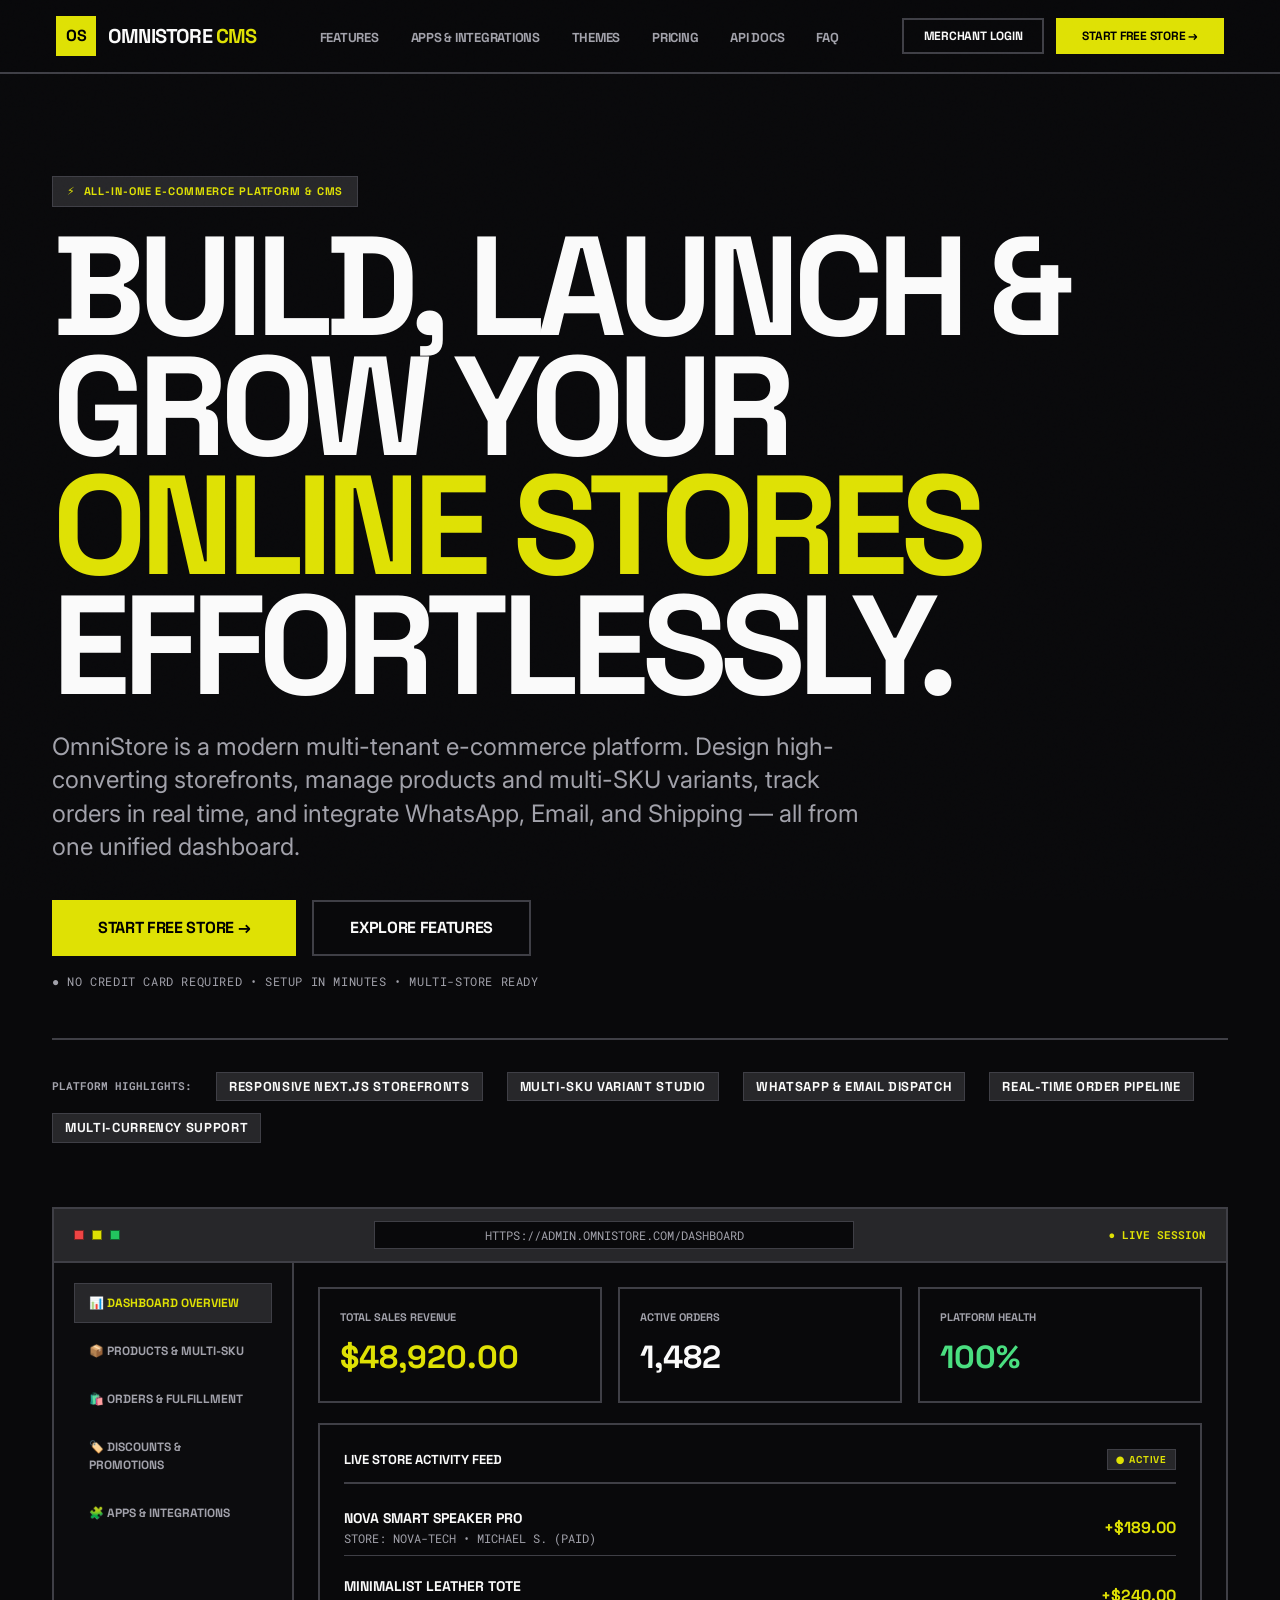
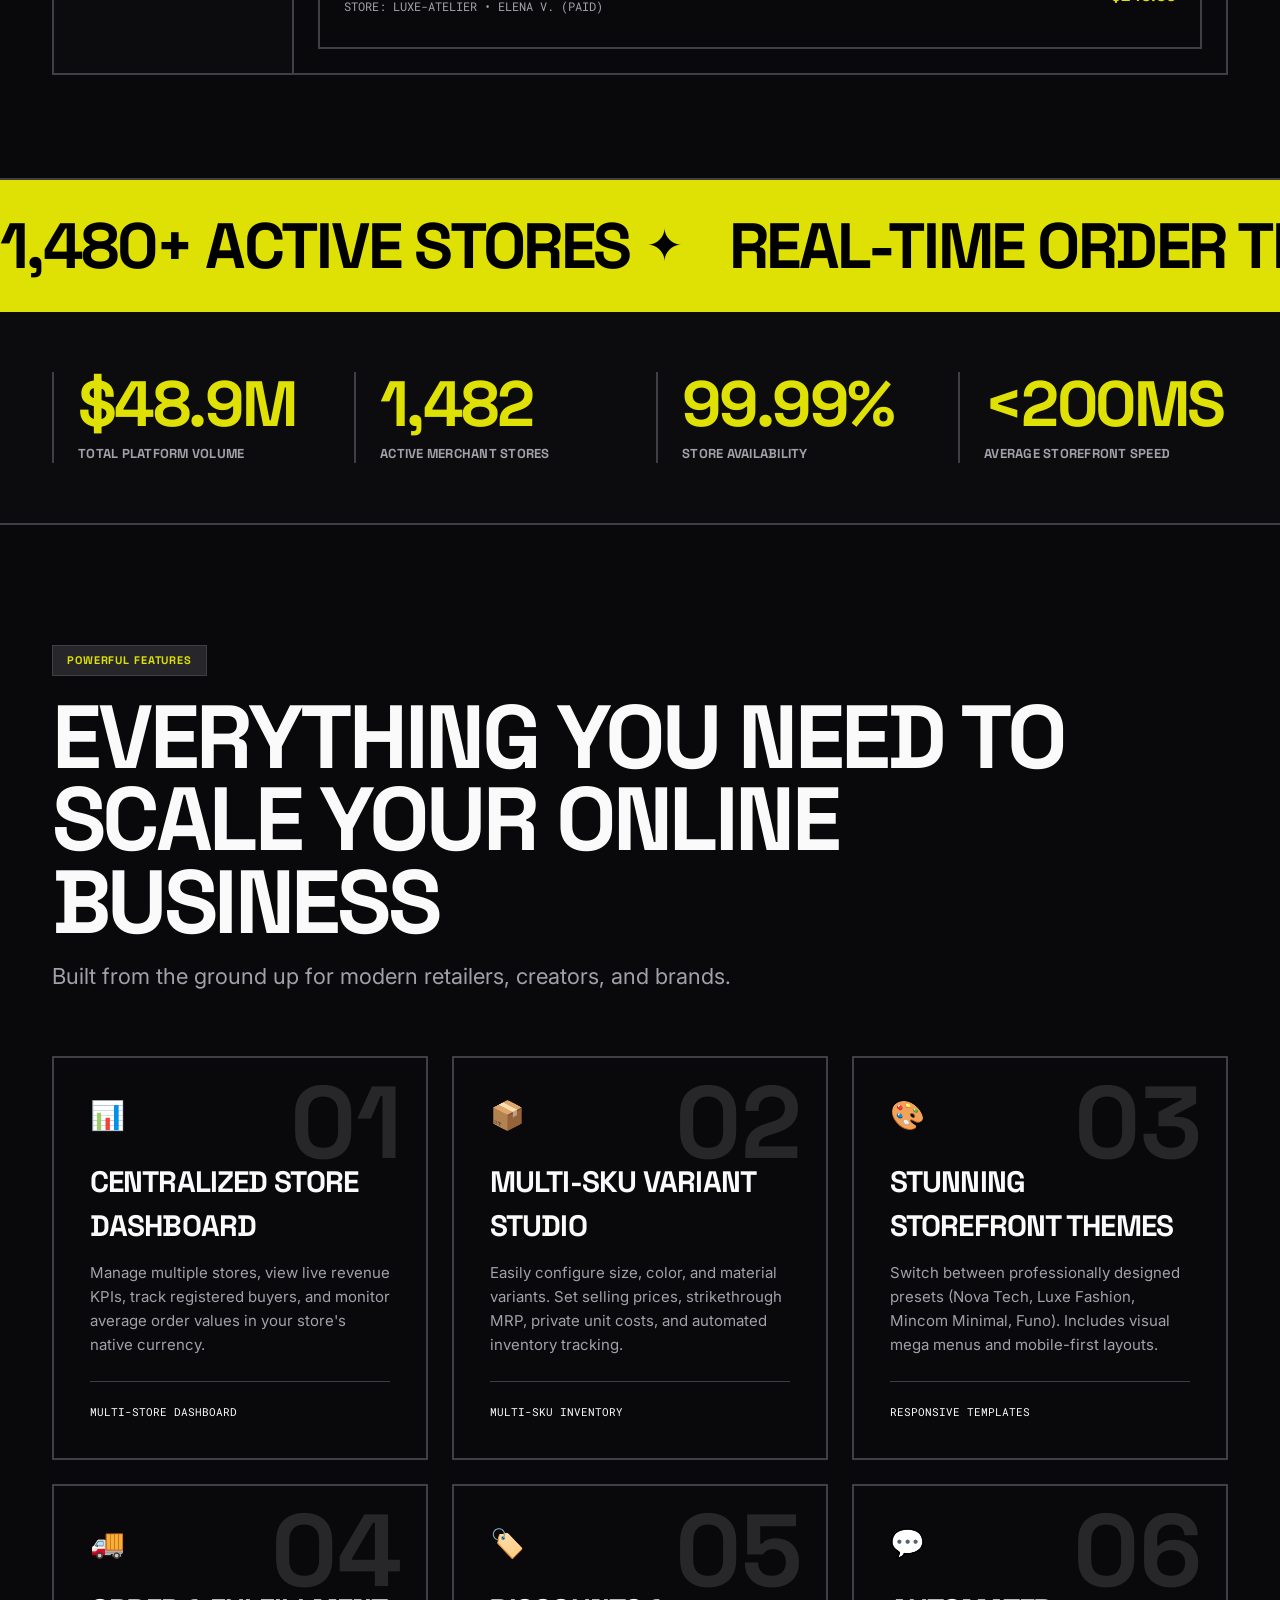
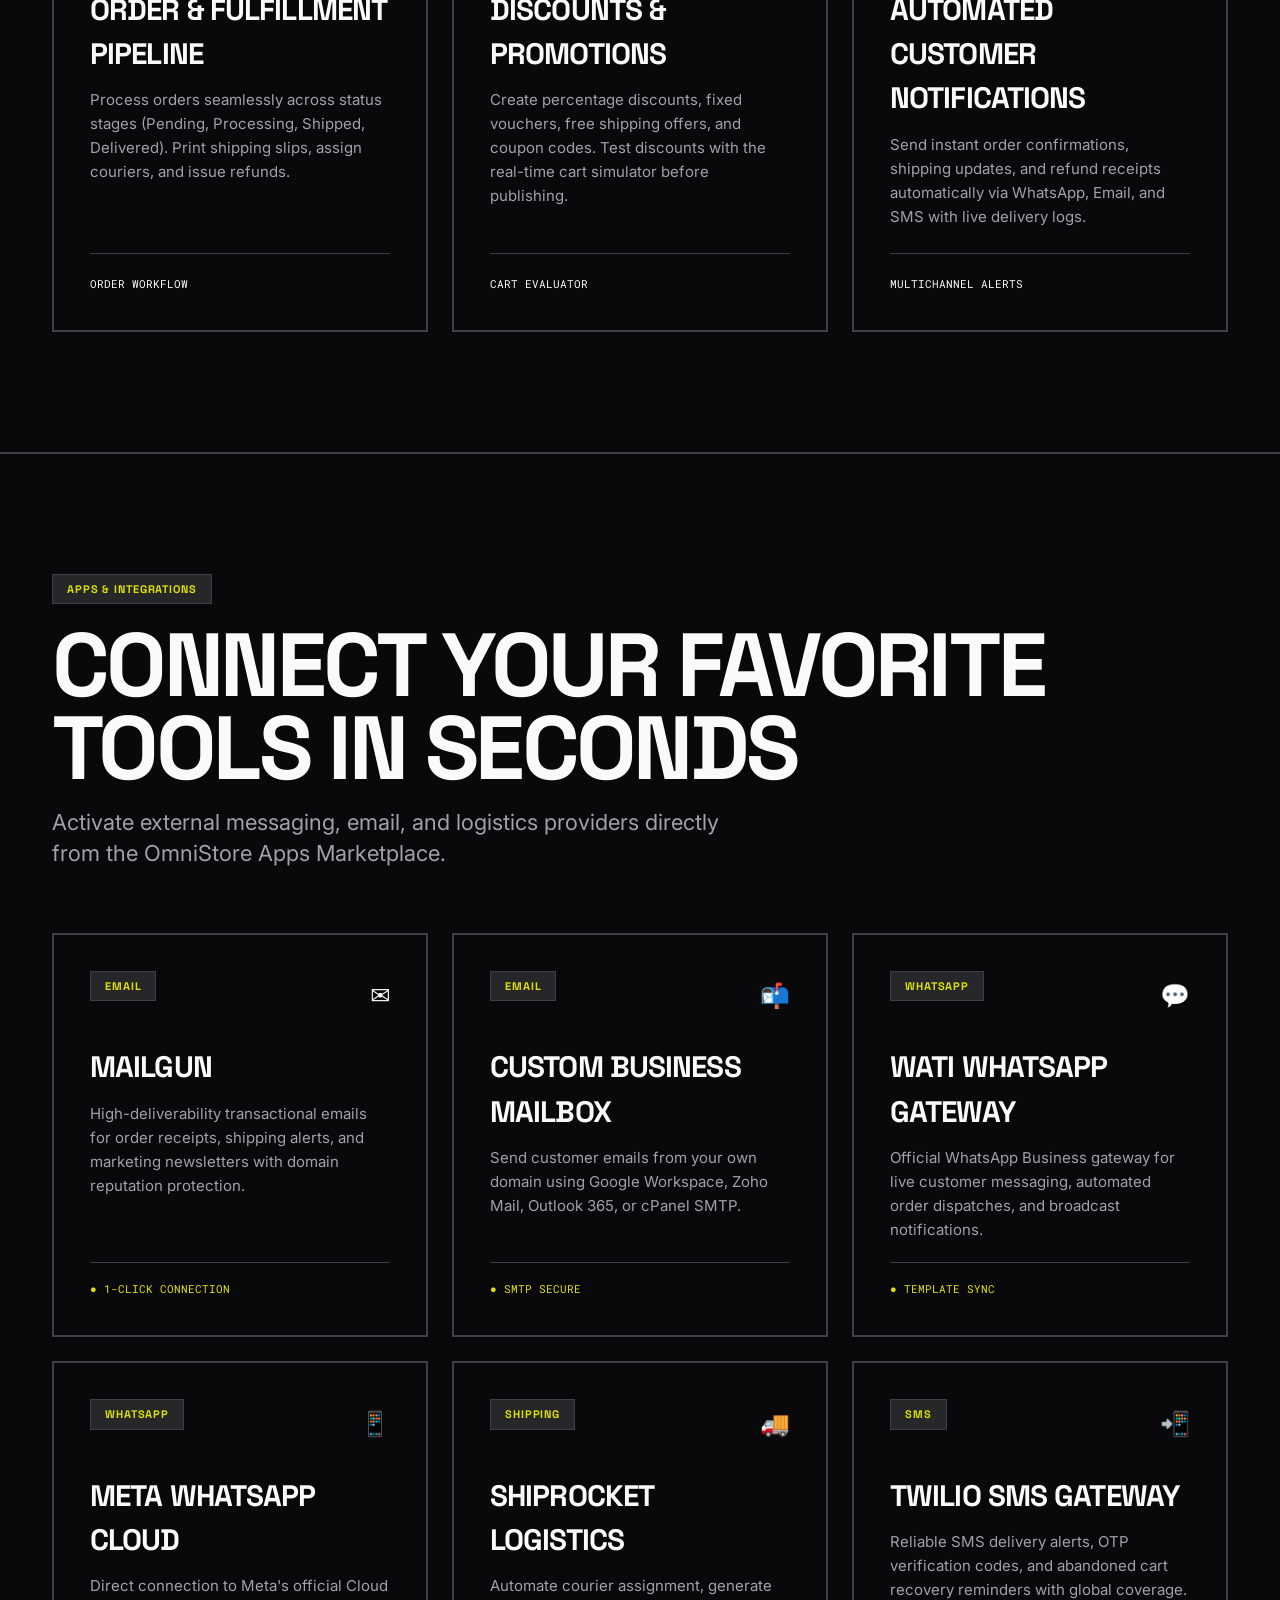
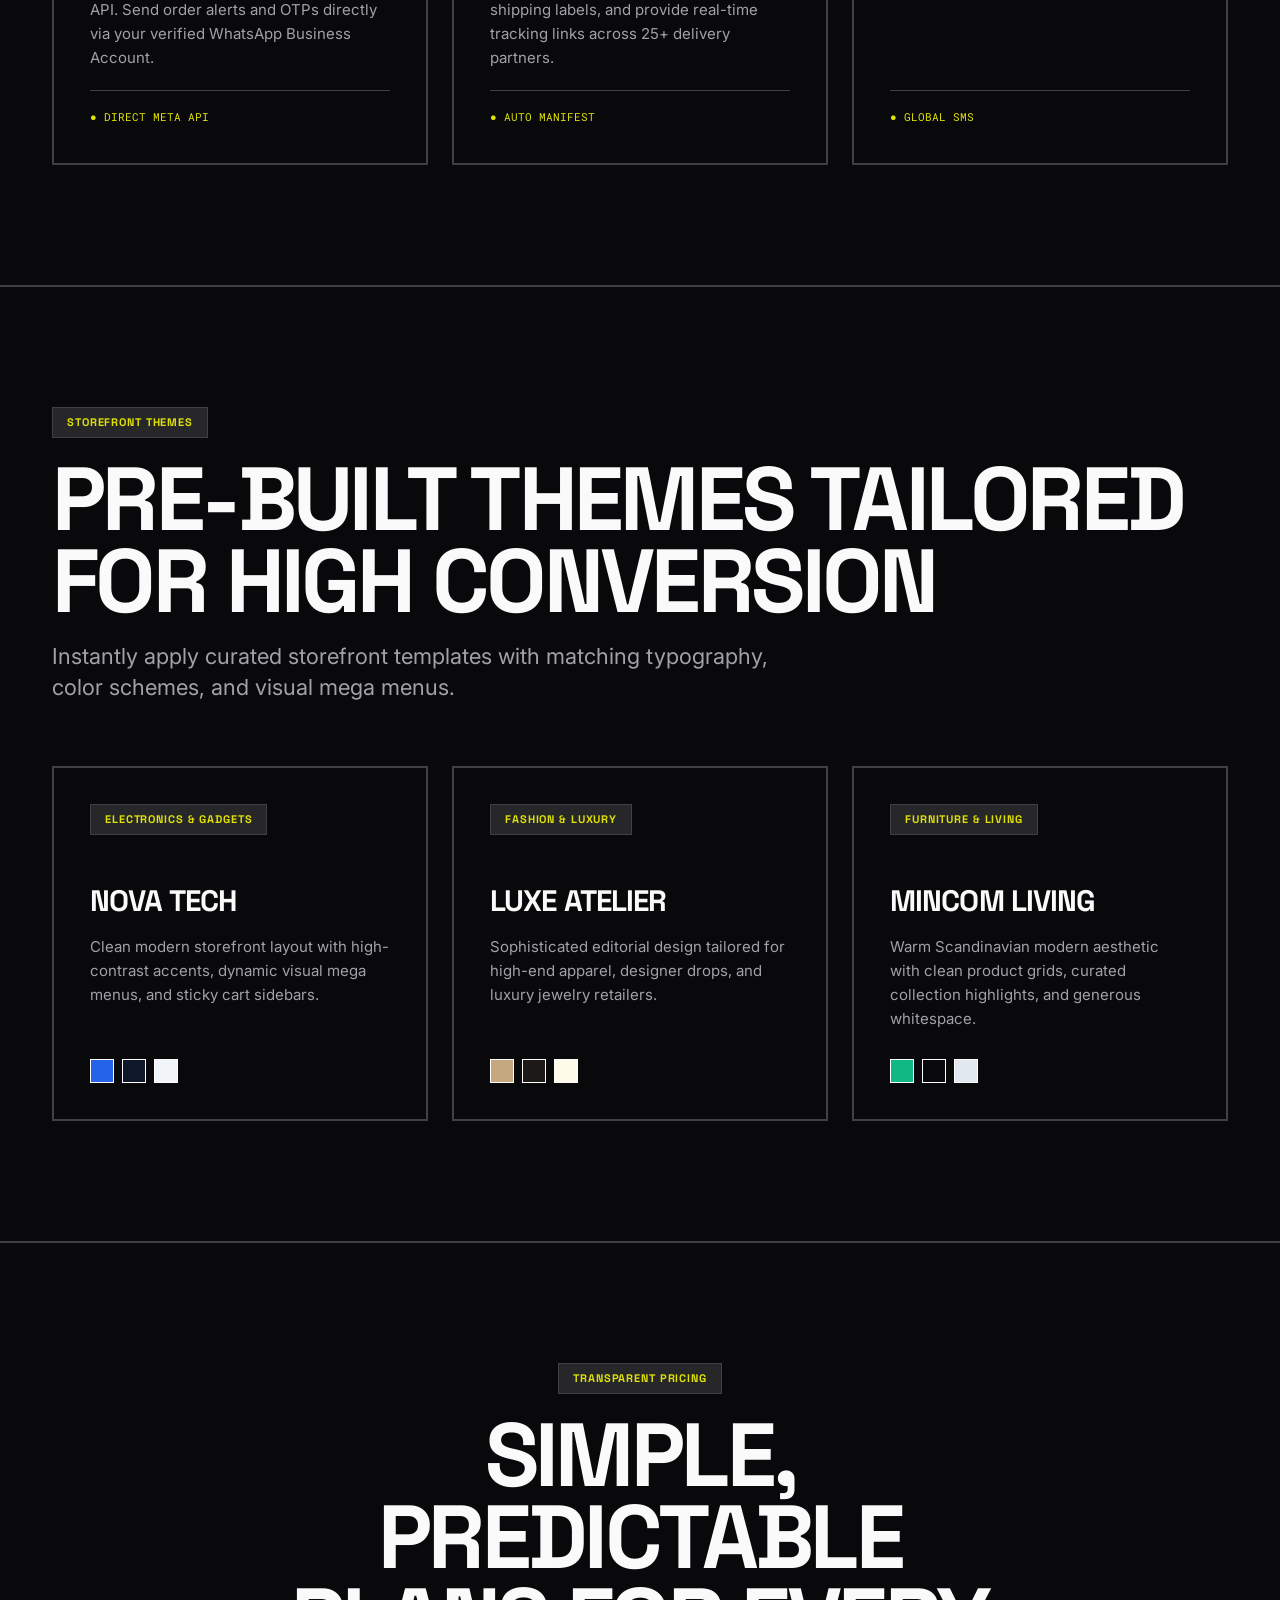
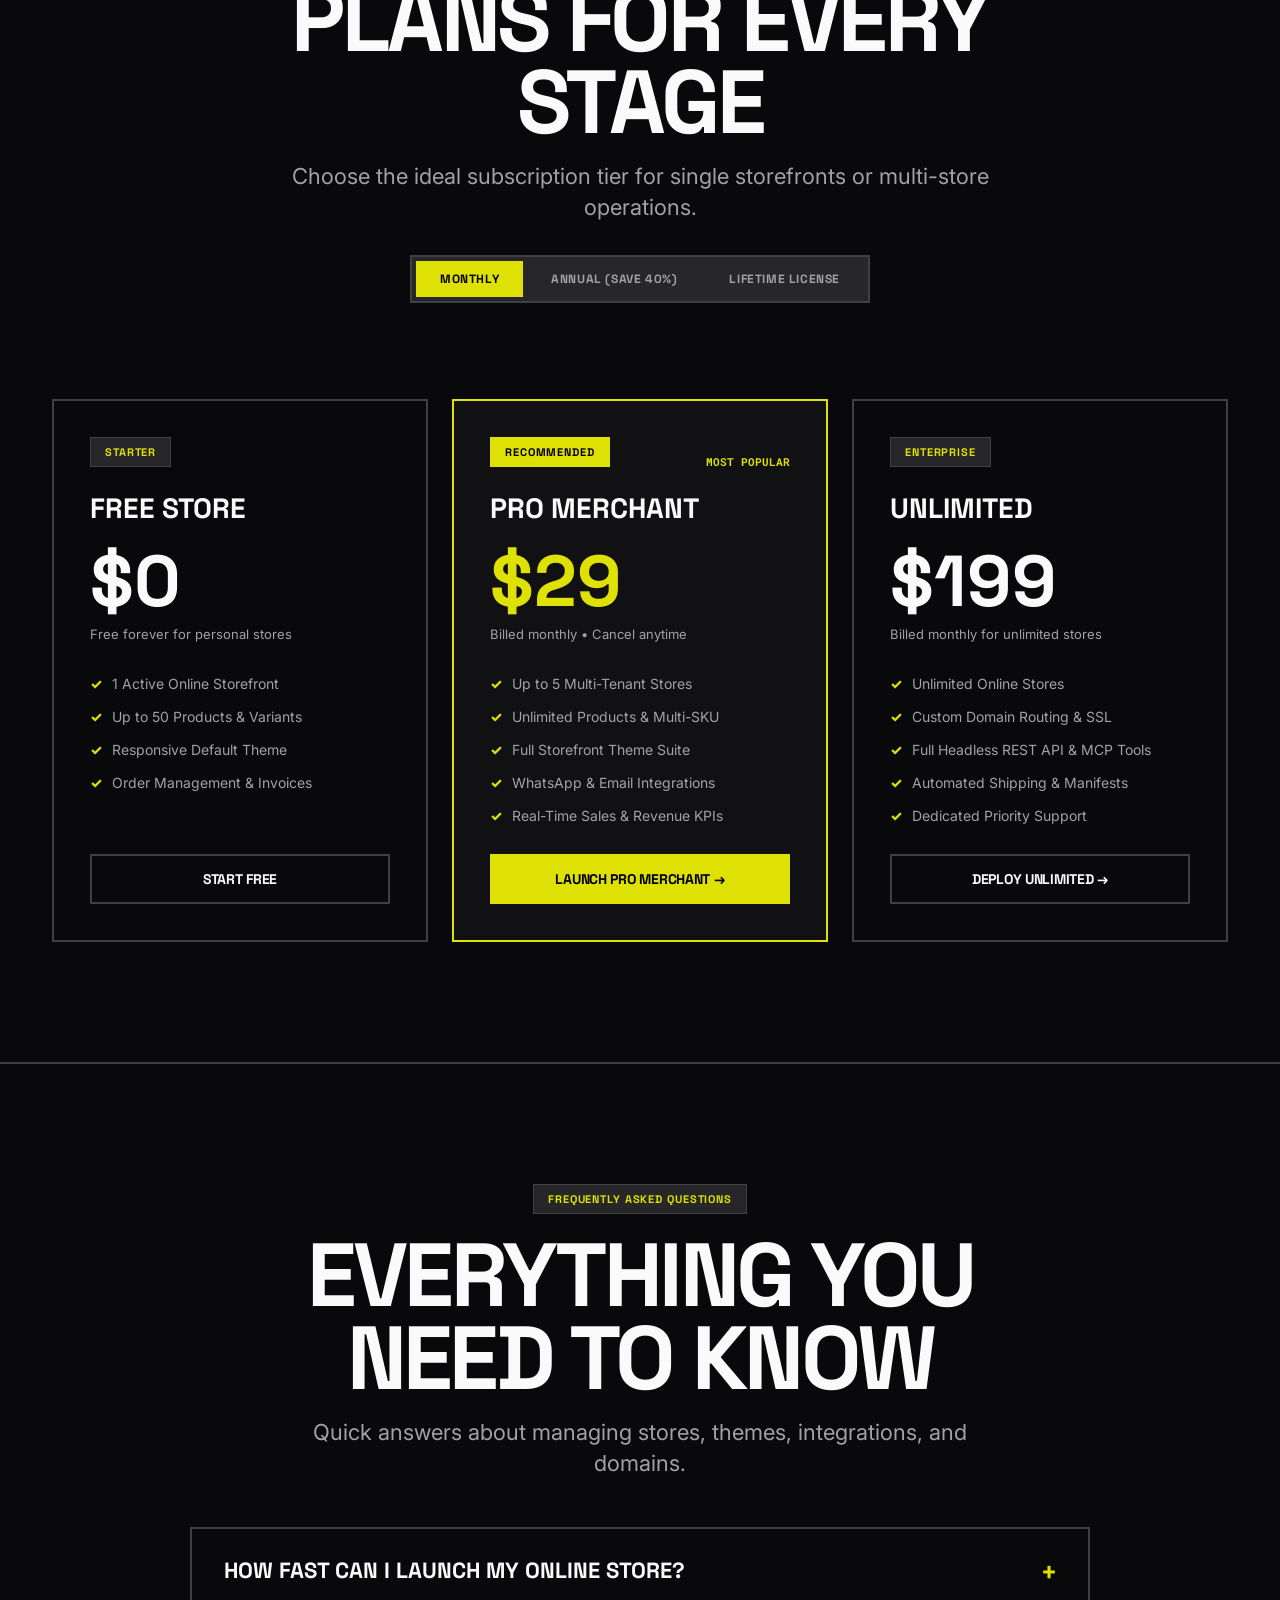
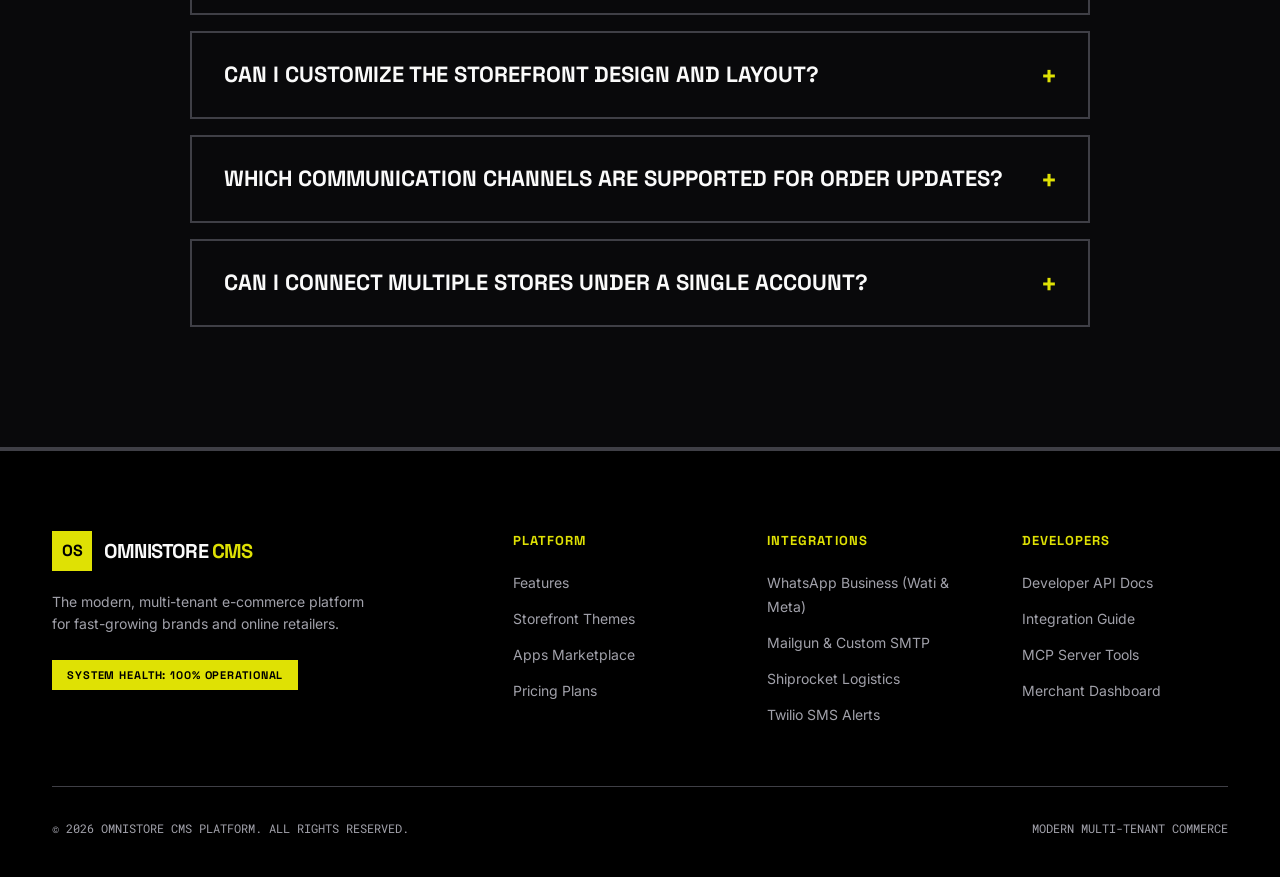
<file: index.html>
<!DOCTYPE html>
<html lang="en">

<head>
  <meta charset="UTF-8">
  <meta name="viewport" content="width=device-width, initial-scale=1.0">
  <title>OmniStore CMS — All-In-One E-Commerce Platform & Multi-Tenant Store Engine</title>
  <meta name="description"
    content="OmniStore CMS is a modern multi-tenant e-commerce platform. Launch customizable storefronts, manage products with multi-SKU variants, track orders in real time, and connect WhatsApp, Email, and Shipping integrations.">
  <link rel="stylesheet" href="index.css">
  <link rel="icon"
    href="data:image/svg+xml,<svg xmlns=%22http://www.w3.org/2000/svg%22 viewBox=%220 0 100 100%22><rect width=%22100%22 height=%22100%22 fill=%22%23DFE104%22/><text y=%22.75em%22 x=%22.2em%22 font-family=%22sans-serif%22 font-weight=%22900%22 font-size=%2260%22 fill=%22%23000%22>OS</text></svg>">
</head>

<body>
  <!-- SVG Noise Overlay Filter -->
  <div class="noise-overlay" aria-hidden="true"></div>

  <!-- Navigation Bar -->
  <header class="navbar-wrapper">
    <nav class="nav-container">
      <!-- Logo Lockup -->
      <a href="#" class="brand-logo">
        <div class="brand-icon-box">OS</div>
        <span class="brand-text">OmniStore <span style="color: var(--accent);">CMS</span></span>
      </a>

      <!-- Centered Nav Links -->
      <ul class="nav-links">
        <li><a href="#features">Features</a></li>
        <li><a href="#integrations">Apps & Integrations</a></li>
        <li><a href="#themes">Themes</a></li>
        <li><a href="#pricing">Pricing</a></li>
        <li><a href="docs.html">API Docs</a></li>
        <li><a href="#faq">FAQ</a></li>
      </ul>

      <!-- Nav Actions -->
      <div class="nav-actions">
        <a href="http://localhost:3000" class="btn-secondary" style="padding: 10px 20px; font-size: 12px;">Merchant Login</a>
        <a href="http://localhost:3000" class="btn-primary" style="padding: 10px 24px; font-size: 12px;">
          <span>Start Free Store →</span>
        </a>
      </div>
    </nav>
  </header>

  <!-- Hero Section -->
  <section class="hero-section">
    <div class="container">
      <!-- Tagline Badge -->
      <div>
        <span class="badge-tag">
          <span>⚡</span>
          <span>ALL-IN-ONE E-COMMERCE PLATFORM & CMS</span>
        </span>
      </div>

      <!-- Display Hero Headline -->
      <h1 class="hero-display-title">
        BUILD, LAUNCH & GROW YOUR <span class="highlight-accent">ONLINE STORES</span> EFFORTLESSLY.
      </h1>

      <!-- Subhead Paragraph -->
      <p class="hero-subhead">
        OmniStore is a modern multi-tenant e-commerce platform. Design high-converting storefronts, manage products and multi-SKU variants, track orders in real time, and integrate WhatsApp, Email, and Shipping — all from one unified dashboard.
      </p>

      <!-- CTA Stack -->
      <div class="hero-cta-stack">
        <div class="hero-btn-row">
          <a href="http://localhost:3000" class="btn-primary" style="padding: 18px 44px; font-size: 16px;">
            <span>Start Free Store →</span>
          </a>
          <a href="#features" class="btn-secondary" style="padding: 18px 36px; font-size: 16px;">
            <span>Explore Features</span>
          </a>
        </div>
        <span class="reassurance-caption">● NO CREDIT CARD REQUIRED • SETUP IN MINUTES • MULTI-STORE READY</span>
      </div>

      <!-- Value Proposition Strip -->
      <div class="backed-by-strip">
        <span class="backed-by-label">Platform Highlights:</span>
        <span class="partner-tag">RESPONSIVE NEXT.JS STOREFRONTS</span>
        <span class="partner-tag">MULTI-SKU VARIANT STUDIO</span>
        <span class="partner-tag">WHATSAPP & EMAIL DISPATCH</span>
        <span class="partner-tag">REAL-TIME ORDER PIPELINE</span>
        <span class="partner-tag">MULTI-CURRENCY SUPPORT</span>
      </div>

      <!-- Live Mockup Window -->
      <div class="mockup-container">
        <div class="mockup-header">
          <div class="mockup-dots">
            <div class="dot dot-red"></div>
            <div class="dot dot-yellow"></div>
            <div class="dot dot-green"></div>
          </div>
          <div class="mockup-url-bar">
            HTTPS://ADMIN.OMNISTORE.COM/DASHBOARD
          </div>
          <div style="font-family: var(--font-mono); font-size: 11px; color: var(--accent); font-weight: 700;">
            ● LIVE SESSION
          </div>
        </div>

        <div class="mockup-body">
          <!-- Sidebar -->
          <div class="mockup-sidebar">
            <div class="mockup-nav-item active">
              <span>📊 Dashboard Overview</span>
            </div>
            <div class="mockup-nav-item">
              <span>📦 Products & Multi-SKU</span>
            </div>
            <div class="mockup-nav-item">
              <span>🛍️ Orders & Fulfillment</span>
            </div>
            <div class="mockup-nav-item">
              <span>🏷️ Discounts & Promotions</span>
            </div>
            <div class="mockup-nav-item">
              <span>🧩 Apps & Integrations</span>
            </div>
          </div>

          <!-- Main Content Area -->
          <div class="mockup-content">
            <div style="display: grid; grid-template-columns: repeat(auto-fit, minmax(160px, 1fr)); gap: 16px;">
              <div class="card-brutal" style="padding: 20px;">
                <div style="font-family: var(--font-display); font-size: 11px; text-transform: uppercase; color: var(--muted-fg); font-weight: 800;">Total Sales Revenue</div>
                <div id="live-sales-ticker" style="font-family: var(--font-display); font-size: 2rem; font-weight: 800; color: var(--accent); margin-top: 8px;">
                  $48,920.00
                </div>
              </div>
              <div class="card-brutal" style="padding: 20px;">
                <div style="font-family: var(--font-display); font-size: 11px; text-transform: uppercase; color: var(--muted-fg); font-weight: 800;">Active Orders</div>
                <div style="font-family: var(--font-display); font-size: 2rem; font-weight: 800; color: var(--fg); margin-top: 8px;">
                  1,482
                </div>
              </div>
              <div class="card-brutal" style="padding: 20px;">
                <div style="font-family: var(--font-display); font-size: 11px; text-transform: uppercase; color: var(--muted-fg); font-weight: 800;">Platform Health</div>
                <div style="font-family: var(--font-display); font-size: 2rem; font-weight: 800; color: #4ade80; margin-top: 8px;">
                  100%
                </div>
              </div>
            </div>

            <div class="card-brutal" style="padding: 24px;">
              <div style="display: flex; align-items: center; justify-content: space-between; margin-bottom: 16px; border-bottom: 2px solid var(--border); padding-bottom: 12px;">
                <span style="font-family: var(--font-display); font-size: 13px; font-weight: 800; text-transform: uppercase;">Live Store Activity Feed</span>
                <span class="badge-tag" style="margin-bottom: 0; padding: 2px 8px; font-size: 10px;">● ACTIVE</span>
              </div>
              <div id="live-feed-list" style="display: flex; flex-direction: column; gap: 12px;">
                <div style="display: flex; justify-content: space-between; align-items: center; padding: 8px 0; border-bottom: 1px solid var(--border); font-size: 14px;">
                  <div>
                    <div style="font-weight: 700; font-family: var(--font-display); text-transform: uppercase;">Nova Smart Speaker Pro</div>
                    <div style="color: var(--muted-fg); font-size: 12px; font-family: var(--font-mono);">STORE: NOVA-TECH • MICHAEL S. (PAID)</div>
                  </div>
                  <div style="font-family: var(--font-display); font-weight: 800; color: var(--accent); font-size: 16px;">+$189.00</div>
                </div>
                <div style="display: flex; justify-content: space-between; align-items: center; padding: 8px 0; font-size: 14px;">
                  <div>
                    <div style="font-weight: 700; font-family: var(--font-display); text-transform: uppercase;">Minimalist Leather Tote</div>
                    <div style="color: var(--muted-fg); font-size: 12px; font-family: var(--font-mono);">STORE: LUXE-ATELIER • ELENA V. (PAID)</div>
                  </div>
                  <div style="font-family: var(--font-display); font-weight: 800; color: var(--accent); font-size: 16px;">+$240.00</div>
                </div>
              </div>
            </div>
          </div>
        </div>
      </div>
    </div>
  </section>

  <!-- High-Impact Stats Marquee -->
  <div class="marquee-container marquee-accent-bg" aria-label="Live Platform Metrics">
    <div class="marquee-track marquee-fast">
      <div class="marquee-item"><span>1,480+ ACTIVE STORES</span> <span class="marquee-separator">✦</span></div>
      <div class="marquee-item"><span>REAL-TIME ORDER TRACKING</span> <span class="marquee-separator">✦</span></div>
      <div class="marquee-item"><span>WHATSAPP & EMAIL NOTIFICATIONS</span> <span class="marquee-separator">✦</span></div>
      <div class="marquee-item"><span>MULTI-CURRENCY SUPPORT</span> <span class="marquee-separator">✦</span></div>
      <div class="marquee-item"><span>RESPONSIVE NEXT.JS STOREFRONTS</span> <span class="marquee-separator">✦</span></div>
      <div class="marquee-item"><span>APPS & INTEGRATIONS MARKETPLACE</span> <span class="marquee-separator">✦</span></div>
    </div>
  </div>

  <!-- Platform Stats Bar -->
  <section class="stats-section">
    <div class="container stats-grid">
      <div class="stat-item">
        <div class="stat-num" id="stat-revenue">$48.9M</div>
        <div class="stat-label">Total Platform Volume</div>
      </div>
      <div class="stat-item">
        <div class="stat-num" id="stat-merchants">1,482</div>
        <div class="stat-label">Active Merchant Stores</div>
      </div>
      <div class="stat-item">
        <div class="stat-num" id="stat-uptime">99.99%</div>
        <div class="stat-label">Store Availability</div>
      </div>
      <div class="stat-item">
        <div class="stat-num" id="stat-latency">&lt;200ms</div>
        <div class="stat-label">Average Storefront Speed</div>
      </div>
    </div>
  </section>

  <!-- Core Features Section -->
  <section class="section-wrapper" id="features">
    <div class="container">
      <div class="section-head">
        <span class="badge-tag">POWERFUL FEATURES</span>
        <h2 class="section-title">EVERYTHING YOU NEED TO SCALE YOUR ONLINE BUSINESS</h2>
        <p class="section-subtitle">
          Built from the ground up for modern retailers, creators, and brands.
        </p>
      </div>

      <div class="features-grid">
        <!-- Feature 01 -->
        <div class="card-brutal">
          <span class="card-num">01</span>
          <div>
            <div style="font-size: 28px;">📊</div>
            <h3 class="feature-card-title">Centralized Store Dashboard</h3>
            <p class="feature-card-desc">
              Manage multiple stores, view live revenue KPIs, track registered buyers, and monitor average order values in your store's native currency.
            </p>
          </div>
          <div style="margin-top: 24px; padding-top: 16px; border-top: 1px solid var(--border);">
            <span style="font-family: var(--font-mono); font-size: 11px; text-transform: uppercase;">MULTI-STORE DASHBOARD</span>
          </div>
        </div>

        <!-- Feature 02 -->
        <div class="card-brutal">
          <span class="card-num">02</span>
          <div>
            <div style="font-size: 28px;">📦</div>
            <h3 class="feature-card-title">Multi-SKU Variant Studio</h3>
            <p class="feature-card-desc">
              Easily configure size, color, and material variants. Set selling prices, strikethrough MRP, private unit costs, and automated inventory tracking.
            </p>
          </div>
          <div style="margin-top: 24px; padding-top: 16px; border-top: 1px solid var(--border);">
            <span style="font-family: var(--font-mono); font-size: 11px; text-transform: uppercase;">MULTI-SKU INVENTORY</span>
          </div>
        </div>

        <!-- Feature 03 -->
        <div class="card-brutal">
          <span class="card-num">03</span>
          <div>
            <div style="font-size: 28px;">🎨</div>
            <h3 class="feature-card-title">Stunning Storefront Themes</h3>
            <p class="feature-card-desc">
              Switch between professionally designed presets (Nova Tech, Luxe Fashion, Mincom Minimal, Funo). Includes visual mega menus and mobile-first layouts.
            </p>
          </div>
          <div style="margin-top: 24px; padding-top: 16px; border-top: 1px solid var(--border);">
            <span style="font-family: var(--font-mono); font-size: 11px; text-transform: uppercase;">RESPONSIVE TEMPLATES</span>
          </div>
        </div>

        <!-- Feature 04 -->
        <div class="card-brutal">
          <span class="card-num">04</span>
          <div>
            <div style="font-size: 28px;">🚚</div>
            <h3 class="feature-card-title">Order & Fulfillment Pipeline</h3>
            <p class="feature-card-desc">
              Process orders seamlessly across status stages (Pending, Processing, Shipped, Delivered). Print shipping slips, assign couriers, and issue refunds.
            </p>
          </div>
          <div style="margin-top: 24px; padding-top: 16px; border-top: 1px solid var(--border);">
            <span style="font-family: var(--font-mono); font-size: 11px; text-transform: uppercase;">ORDER WORKFLOW</span>
          </div>
        </div>

        <!-- Feature 05 -->
        <div class="card-brutal">
          <span class="card-num">05</span>
          <div>
            <div style="font-size: 28px;">🏷️</div>
            <h3 class="feature-card-title">Discounts & Promotions</h3>
            <p class="feature-card-desc">
              Create percentage discounts, fixed vouchers, free shipping offers, and coupon codes. Test discounts with the real-time cart simulator before publishing.
            </p>
          </div>
          <div style="margin-top: 24px; padding-top: 16px; border-top: 1px solid var(--border);">
            <span style="font-family: var(--font-mono); font-size: 11px; text-transform: uppercase;">CART EVALUATOR</span>
          </div>
        </div>

        <!-- Feature 06 -->
        <div class="card-brutal">
          <span class="card-num">06</span>
          <div>
            <div style="font-size: 28px;">💬</div>
            <h3 class="feature-card-title">Automated Customer Notifications</h3>
            <p class="feature-card-desc">
              Send instant order confirmations, shipping updates, and refund receipts automatically via WhatsApp, Email, and SMS with live delivery logs.
            </p>
          </div>
          <div style="margin-top: 24px; padding-top: 16px; border-top: 1px solid var(--border);">
            <span style="font-family: var(--font-mono); font-size: 11px; text-transform: uppercase;">MULTICHANNEL ALERTS</span>
          </div>
        </div>
      </div>
    </div>
  </section>

  <!-- Apps & Integrations Marketplace Section -->
  <section class="section-wrapper" id="integrations">
    <div class="container">
      <div class="section-head">
        <span class="badge-tag">APPS & INTEGRATIONS</span>
        <h2 class="section-title">CONNECT YOUR FAVORITE TOOLS IN SECONDS</h2>
        <p class="section-subtitle">
          Activate external messaging, email, and logistics providers directly from the OmniStore Apps Marketplace.
        </p>
      </div>

      <div class="features-grid">
        <!-- App 1: Mailgun -->
        <div class="card-brutal">
          <div>
            <div style="display: flex; justify-content: space-between; align-items: center; margin-bottom: 12px;">
              <span class="badge-tag">EMAIL</span>
              <span style="font-size: 24px;">✉️</span>
            </div>
            <h3 class="feature-card-title">Mailgun</h3>
            <p class="feature-card-desc">
              High-deliverability transactional emails for order receipts, shipping alerts, and marketing newsletters with domain reputation protection.
            </p>
          </div>
          <div style="margin-top: 20px; padding-top: 12px; border-top: 1px solid var(--border);">
            <span style="font-family: var(--font-mono); font-size: 11px; color: var(--accent);">● 1-CLICK CONNECTION</span>
          </div>
        </div>

        <!-- App 2: Custom Mailbox SMTP -->
        <div class="card-brutal">
          <div>
            <div style="display: flex; justify-content: space-between; align-items: center; margin-bottom: 12px;">
              <span class="badge-tag">EMAIL</span>
              <span style="font-size: 24px;">📬</span>
            </div>
            <h3 class="feature-card-title">Custom Business Mailbox</h3>
            <p class="feature-card-desc">
              Send customer emails from your own domain using Google Workspace, Zoho Mail, Outlook 365, or cPanel SMTP.
            </p>
          </div>
          <div style="margin-top: 20px; padding-top: 12px; border-top: 1px solid var(--border);">
            <span style="font-family: var(--font-mono); font-size: 11px; color: var(--accent);">● SMTP SECURE</span>
          </div>
        </div>

        <!-- App 3: Wati WhatsApp -->
        <div class="card-brutal">
          <div>
            <div style="display: flex; justify-content: space-between; align-items: center; margin-bottom: 12px;">
              <span class="badge-tag">WHATSAPP</span>
              <span style="font-size: 24px;">💬</span>
            </div>
            <h3 class="feature-card-title">Wati WhatsApp Gateway</h3>
            <p class="feature-card-desc">
              Official WhatsApp Business gateway for live customer messaging, automated order dispatches, and broadcast notifications.
            </p>
          </div>
          <div style="margin-top: 20px; padding-top: 12px; border-top: 1px solid var(--border);">
            <span style="font-family: var(--font-mono); font-size: 11px; color: var(--accent);">● TEMPLATE SYNC</span>
          </div>
        </div>

        <!-- App 4: Meta WhatsApp Cloud -->
        <div class="card-brutal">
          <div>
            <div style="display: flex; justify-content: space-between; align-items: center; margin-bottom: 12px;">
              <span class="badge-tag">WHATSAPP</span>
              <span style="font-size: 24px;">📱</span>
            </div>
            <h3 class="feature-card-title">Meta WhatsApp Cloud</h3>
            <p class="feature-card-desc">
              Direct connection to Meta's official Cloud API. Send order alerts and OTPs directly via your verified WhatsApp Business Account.
            </p>
          </div>
          <div style="margin-top: 20px; padding-top: 12px; border-top: 1px solid var(--border);">
            <span style="font-family: var(--font-mono); font-size: 11px; color: var(--accent);">● DIRECT META API</span>
          </div>
        </div>

        <!-- App 5: Shiprocket -->
        <div class="card-brutal">
          <div>
            <div style="display: flex; justify-content: space-between; align-items: center; margin-bottom: 12px;">
              <span class="badge-tag">SHIPPING</span>
              <span style="font-size: 24px;">🚚</span>
            </div>
            <h3 class="feature-card-title">Shiprocket Logistics</h3>
            <p class="feature-card-desc">
              Automate courier assignment, generate shipping labels, and provide real-time tracking links across 25+ delivery partners.
            </p>
          </div>
          <div style="margin-top: 20px; padding-top: 12px; border-top: 1px solid var(--border);">
            <span style="font-family: var(--font-mono); font-size: 11px; color: var(--accent);">● AUTO MANIFEST</span>
          </div>
        </div>

        <!-- App 6: Twilio SMS -->
        <div class="card-brutal">
          <div>
            <div style="display: flex; justify-content: space-between; align-items: center; margin-bottom: 12px;">
              <span class="badge-tag">SMS</span>
              <span style="font-size: 24px;">📲</span>
            </div>
            <h3 class="feature-card-title">Twilio SMS Gateway</h3>
            <p class="feature-card-desc">
              Reliable SMS delivery alerts, OTP verification codes, and abandoned cart recovery reminders with global coverage.
            </p>
          </div>
          <div style="margin-top: 20px; padding-top: 12px; border-top: 1px solid var(--border);">
            <span style="font-family: var(--font-mono); font-size: 11px; color: var(--accent);">● GLOBAL SMS</span>
          </div>
        </div>
      </div>
    </div>
  </section>

  <!-- Storefront Themes Showcase Section -->
  <section class="section-wrapper" id="themes">
    <div class="container">
      <div class="section-head">
        <span class="badge-tag">STOREFRONT THEMES</span>
        <h2 class="section-title">PRE-BUILT THEMES TAILORED FOR HIGH CONVERSION</h2>
        <p class="section-subtitle">
          Instantly apply curated storefront templates with matching typography, color schemes, and visual mega menus.
        </p>
      </div>

      <div class="features-grid">
        <!-- Theme Card 1 -->
        <div class="card-brutal">
          <div>
            <span class="badge-tag">ELECTRONICS & GADGETS</span>
            <h3 class="feature-card-title">Nova Tech</h3>
            <p class="feature-card-desc">
              Clean modern storefront layout with high-contrast accents, dynamic visual mega menus, and sticky cart sidebars.
            </p>
          </div>
          <div style="margin-top: 28px; display: flex; gap: 8px;">
            <span style="display: inline-block; width: 24px; height: 24px; background: #2563eb; border: 1px solid #fff;"></span>
            <span style="display: inline-block; width: 24px; height: 24px; background: #0f172a; border: 1px solid #fff;"></span>
            <span style="display: inline-block; width: 24px; height: 24px; background: #f1f5f9; border: 1px solid #fff;"></span>
          </div>
        </div>

        <!-- Theme Card 2 -->
        <div class="card-brutal">
          <div>
            <span class="badge-tag">FASHION & LUXURY</span>
            <h3 class="feature-card-title">Luxe Atelier</h3>
            <p class="feature-card-desc">
              Sophisticated editorial design tailored for high-end apparel, designer drops, and luxury jewelry retailers.
            </p>
          </div>
          <div style="margin-top: 28px; display: flex; gap: 8px;">
            <span style="display: inline-block; width: 24px; height: 24px; background: #c5a880; border: 1px solid #fff;"></span>
            <span style="display: inline-block; width: 24px; height: 24px; background: #1c1917; border: 1px solid #fff;"></span>
            <span style="display: inline-block; width: 24px; height: 24px; background: #fefce8; border: 1px solid #fff;"></span>
          </div>
        </div>

        <!-- Theme Card 3 -->
        <div class="card-brutal">
          <div>
            <span class="badge-tag">FURNITURE & LIVING</span>
            <h3 class="feature-card-title">Mincom Living</h3>
            <p class="feature-card-desc">
              Warm Scandinavian modern aesthetic with clean product grids, curated collection highlights, and generous whitespace.
            </p>
          </div>
          <div style="margin-top: 28px; display: flex; gap: 8px;">
            <span style="display: inline-block; width: 24px; height: 24px; background: #10b981; border: 1px solid #fff;"></span>
            <span style="display: inline-block; width: 24px; height: 24px; background: #09090b; border: 1px solid #fff;"></span>
            <span style="display: inline-block; width: 24px; height: 24px; background: #e2e8f0; border: 1px solid #fff;"></span>
          </div>
        </div>
      </div>
    </div>
  </section>

  <!-- Pricing Section -->
  <section class="section-wrapper" id="pricing">
    <div class="container">
      <div class="section-head" style="text-align: center; max-width: 800px; margin: 0 auto 48px auto;">
        <span class="badge-tag">TRANSPARENT PRICING</span>
        <h2 class="section-title">SIMPLE, PREDICTABLE PLANS FOR EVERY STAGE</h2>
        <p class="section-subtitle" style="margin: 0 auto;">
          Choose the ideal subscription tier for single storefronts or multi-store operations.
        </p>

        <!-- Billing Period Switcher -->
        <div class="billing-switcher" style="margin-top: 32px;">
          <button type="button" class="switcher-btn active" data-period="monthly">Monthly</button>
          <button type="button" class="switcher-btn" data-period="annual">Annual (Save 40%)</button>
          <button type="button" class="switcher-btn" data-period="lifetime">Lifetime License</button>
        </div>
      </div>

      <div class="pricing-grid">
        <!-- Tier 1: Free Starter -->
        <div class="card-brutal pricing-card">
          <div>
            <span class="badge-tag">STARTER</span>
            <h3 style="font-family: var(--font-display); font-size: 1.75rem; font-weight: 800; text-transform: uppercase;">Free Store</h3>
            <div class="price-num" id="price-free">$0</div>
            <p style="font-size: 13px; color: var(--muted-fg);" id="price-free-sub">Free forever for personal stores</p>

            <ul class="pricing-feature-list">
              <li><span class="check-icon">✓</span> 1 Active Online Storefront</li>
              <li><span class="check-icon">✓</span> Up to 50 Products & Variants</li>
              <li><span class="check-icon">✓</span> Responsive Default Theme</li>
              <li><span class="check-icon">✓</span> Order Management & Invoices</li>
            </ul>
          </div>
          <a href="http://localhost:3000" class="btn-secondary" style="width: 100%;">
            Start Free
          </a>
        </div>

        <!-- Tier 2: Pro Merchant (Featured) -->
        <div class="card-brutal pricing-card featured">
          <div>
            <div style="display: flex; justify-content: space-between; align-items: center;">
              <span class="badge-tag badge-accent">RECOMMENDED</span>
              <span style="font-family: var(--font-mono); font-size: 11px; color: var(--accent); font-weight: 700;">MOST POPULAR</span>
            </div>
            <h3 style="font-family: var(--font-display); font-size: 1.75rem; font-weight: 800; text-transform: uppercase;">Pro Merchant</h3>
            <div class="price-num" id="price-pro" style="color: var(--accent);">$29</div>
            <p style="font-size: 13px; color: var(--muted-fg);" id="price-pro-sub">Billed monthly • Cancel anytime</p>

            <ul class="pricing-feature-list">
              <li><span class="check-icon">✓</span> Up to 5 Multi-Tenant Stores</li>
              <li><span class="check-icon">✓</span> Unlimited Products & Multi-SKU</li>
              <li><span class="check-icon">✓</span> Full Storefront Theme Suite</li>
              <li><span class="check-icon">✓</span> WhatsApp & Email Integrations</li>
              <li><span class="check-icon">✓</span> Real-Time Sales & Revenue KPIs</li>
            </ul>
          </div>
          <a href="http://localhost:3000" class="btn-primary" style="width: 100%;">
            Launch Pro Merchant →
          </a>
        </div>

        <!-- Tier 3: Enterprise -->
        <div class="card-brutal pricing-card">
          <div>
            <span class="badge-tag">ENTERPRISE</span>
            <h3 style="font-family: var(--font-display); font-size: 1.75rem; font-weight: 800; text-transform: uppercase;">Unlimited</h3>
            <div class="price-num" id="price-team">$199</div>
            <p style="font-size: 13px; color: var(--muted-fg);" id="price-team-sub">Billed monthly for unlimited stores</p>

            <ul class="pricing-feature-list">
              <li><span class="check-icon">✓</span> Unlimited Online Stores</li>
              <li><span class="check-icon">✓</span> Custom Domain Routing & SSL</li>
              <li><span class="check-icon">✓</span> Full Headless REST API & MCP Tools</li>
              <li><span class="check-icon">✓</span> Automated Shipping & Manifests</li>
              <li><span class="check-icon">✓</span> Dedicated Priority Support</li>
            </ul>
          </div>
          <a href="http://localhost:3000" class="btn-secondary" style="width: 100%;">
            Deploy Unlimited →
          </a>
        </div>
      </div>
    </div>
  </section>

  <!-- FAQ Section -->
  <section class="section-wrapper" id="faq">
    <div class="container">
      <div class="section-head" style="text-align: center; max-width: 800px; margin: 0 auto 48px auto;">
        <span class="badge-tag">FREQUENTLY ASKED QUESTIONS</span>
        <h2 class="section-title">EVERYTHING YOU NEED TO KNOW</h2>
        <p class="section-subtitle" style="margin: 0 auto;">
          Quick answers about managing stores, themes, integrations, and domains.
        </p>
      </div>

      <div class="faq-list">
        <div class="faq-item">
          <div class="faq-question">
            <span>How fast can I launch my online store?</span>
            <span class="faq-icon">+</span>
          </div>
          <div class="faq-answer">
            You can launch in under 2 minutes. Sign up, pick your preferred storefront theme, upload your first product with drag & drop media, and your store is immediately live and ready to take orders.
          </div>
        </div>

        <div class="faq-item">
          <div class="faq-question">
            <span>Can I customize the storefront design and layout?</span>
            <span class="faq-icon">+</span>
          </div>
          <div class="faq-answer">
            Yes. OmniStore provides customizable themes (Nova, Luxe, Mincom, Funo), visual mega menus, banner customizers, and customizable color palettes — all editable directly inside the CMS without touching code.
          </div>
        </div>

        <div class="faq-item">
          <div class="faq-question">
            <span>Which communication channels are supported for order updates?</span>
            <span class="faq-icon">+</span>
          </div>
          <div class="faq-answer">
            The Apps Marketplace supports Wati WhatsApp, Meta WhatsApp Cloud API, Mailgun, custom SMTP mailboxes (Google Workspace, Zoho, Outlook), and Twilio SMS. All order confirmations, tracking numbers, and refund receipts are dispatched automatically.
          </div>
        </div>

        <div class="faq-item">
          <div class="faq-question">
            <span>Can I connect multiple stores under a single account?</span>
            <span class="faq-icon">+</span>
          </div>
          <div class="faq-answer">
            Yes! OmniStore is built on a multi-tenant engine. You can create, switch between, and govern multiple brand stores, each with its own isolated catalog, currency, orders, and custom domain, all from a single login.
          </div>
        </div>
      </div>
    </div>
  </section>

  <!-- Footer -->
  <footer class="footer-section">
    <div class="container">
      <div class="footer-grid">
        <div>
          <a href="#" class="brand-logo" style="margin-bottom: 20px;">
            <div class="brand-icon-box">OS</div>
            <span class="brand-text">OmniStore <span style="color: var(--accent);">CMS</span></span>
          </a>
          <p style="font-size: 14px; color: var(--muted-fg); max-width: 320px; line-height: 1.6; margin-bottom: 24px;">
            The modern, multi-tenant e-commerce platform for fast-growing brands and online retailers.
          </p>
          <div style="display: flex; gap: 8px;">
            <span class="badge-tag badge-accent" style="margin-bottom: 0;">SYSTEM HEALTH: 100% OPERATIONAL</span>
          </div>
        </div>

        <div>
          <h5 class="footer-col-title">Platform</h5>
          <ul class="footer-links">
            <li><a href="#features">Features</a></li>
            <li><a href="#themes">Storefront Themes</a></li>
            <li><a href="#integrations">Apps Marketplace</a></li>
            <li><a href="#pricing">Pricing Plans</a></li>
          </ul>
        </div>

        <div>
          <h5 class="footer-col-title">Integrations</h5>
          <ul class="footer-links">
            <li><a href="#integrations">WhatsApp Business (Wati & Meta)</a></li>
            <li><a href="#integrations">Mailgun & Custom SMTP</a></li>
            <li><a href="#integrations">Shiprocket Logistics</a></li>
            <li><a href="#integrations">Twilio SMS Alerts</a></li>
          </ul>
        </div>

        <div>
          <h5 class="footer-col-title">Developers</h5>
          <ul class="footer-links">
            <li><a href="docs.html">Developer API Docs</a></li>
            <li><a href="developer-guide.html">Integration Guide</a></li>
            <li><a href="mcp-server.html">MCP Server Tools</a></li>
            <li><a href="http://localhost:3000">Merchant Dashboard</a></li>
          </ul>
        </div>
      </div>

      <div class="footer-bottom">
        <span>© 2026 OMNISTORE CMS PLATFORM. ALL RIGHTS RESERVED.</span>
        <span>MODERN MULTI-TENANT COMMERCE</span>
      </div>
    </div>
  </footer>

  <script src="index.js"></script>
</body>

</html>
</file>
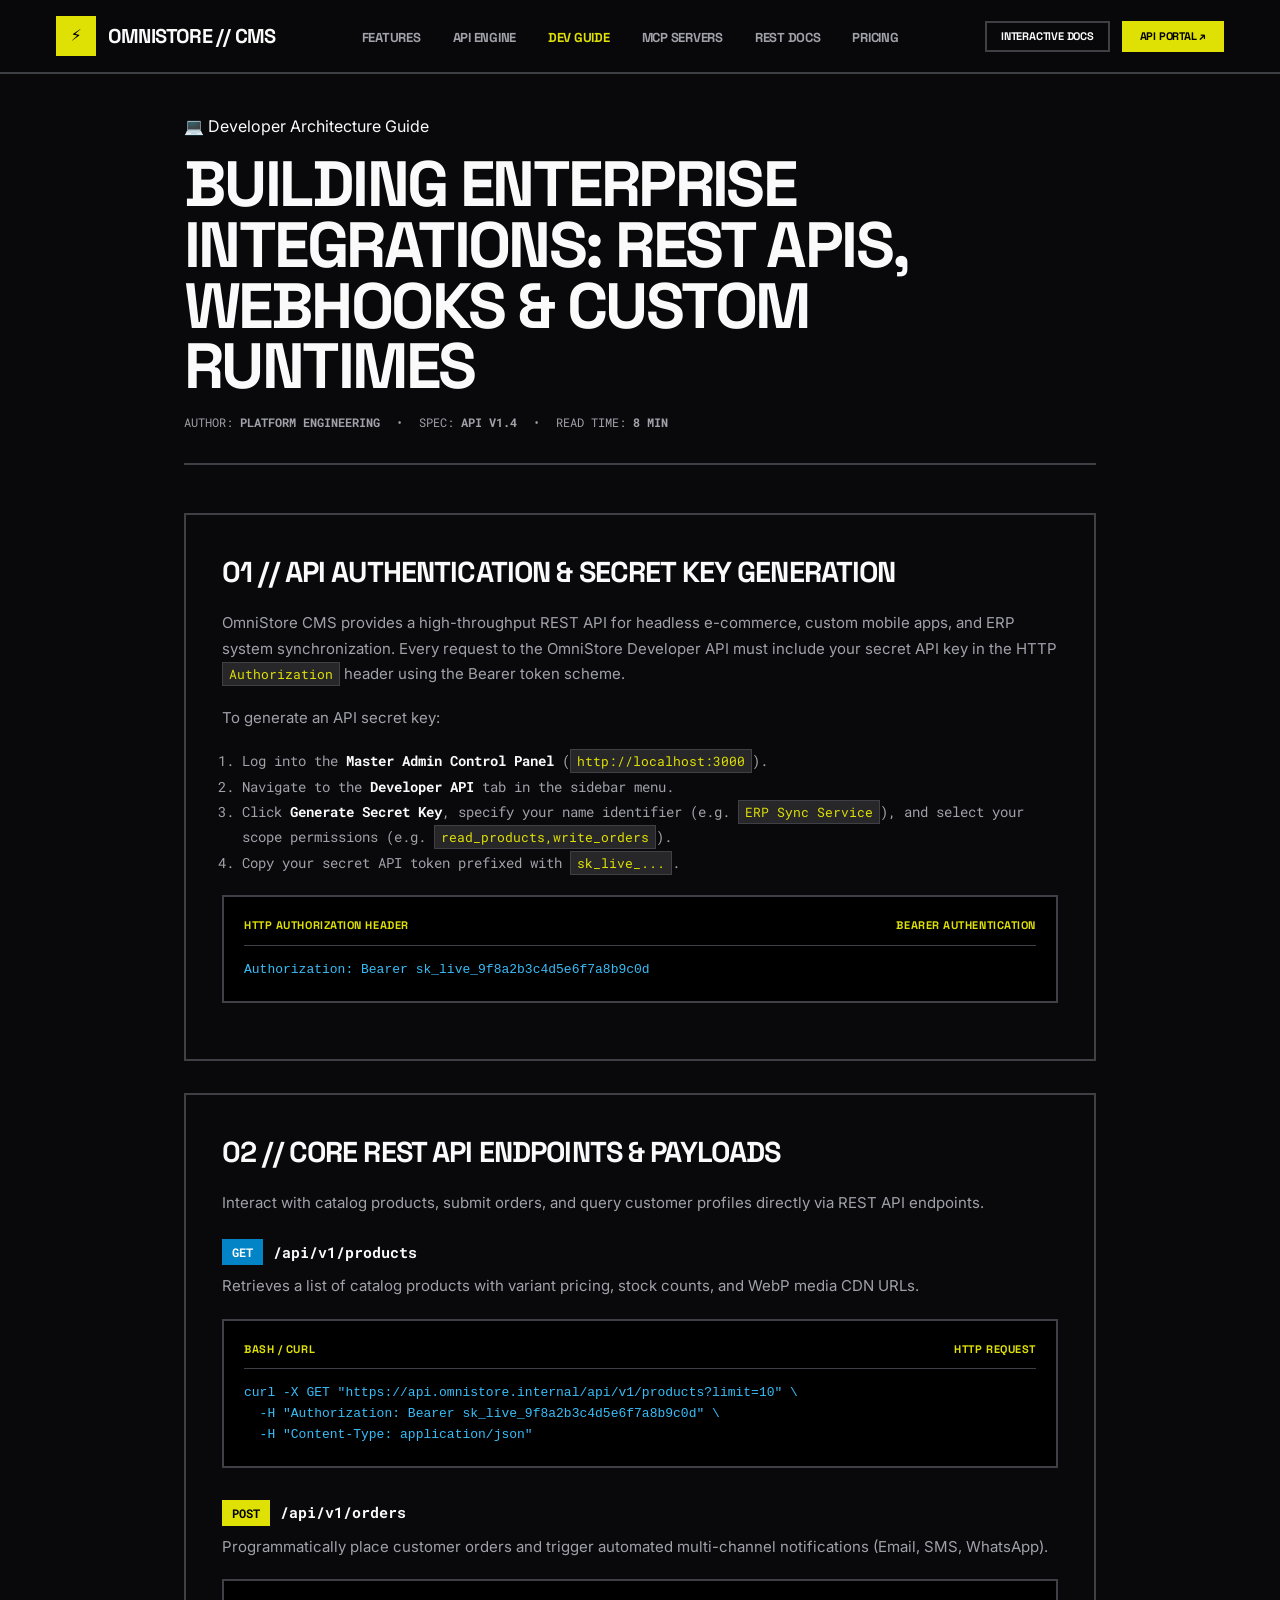
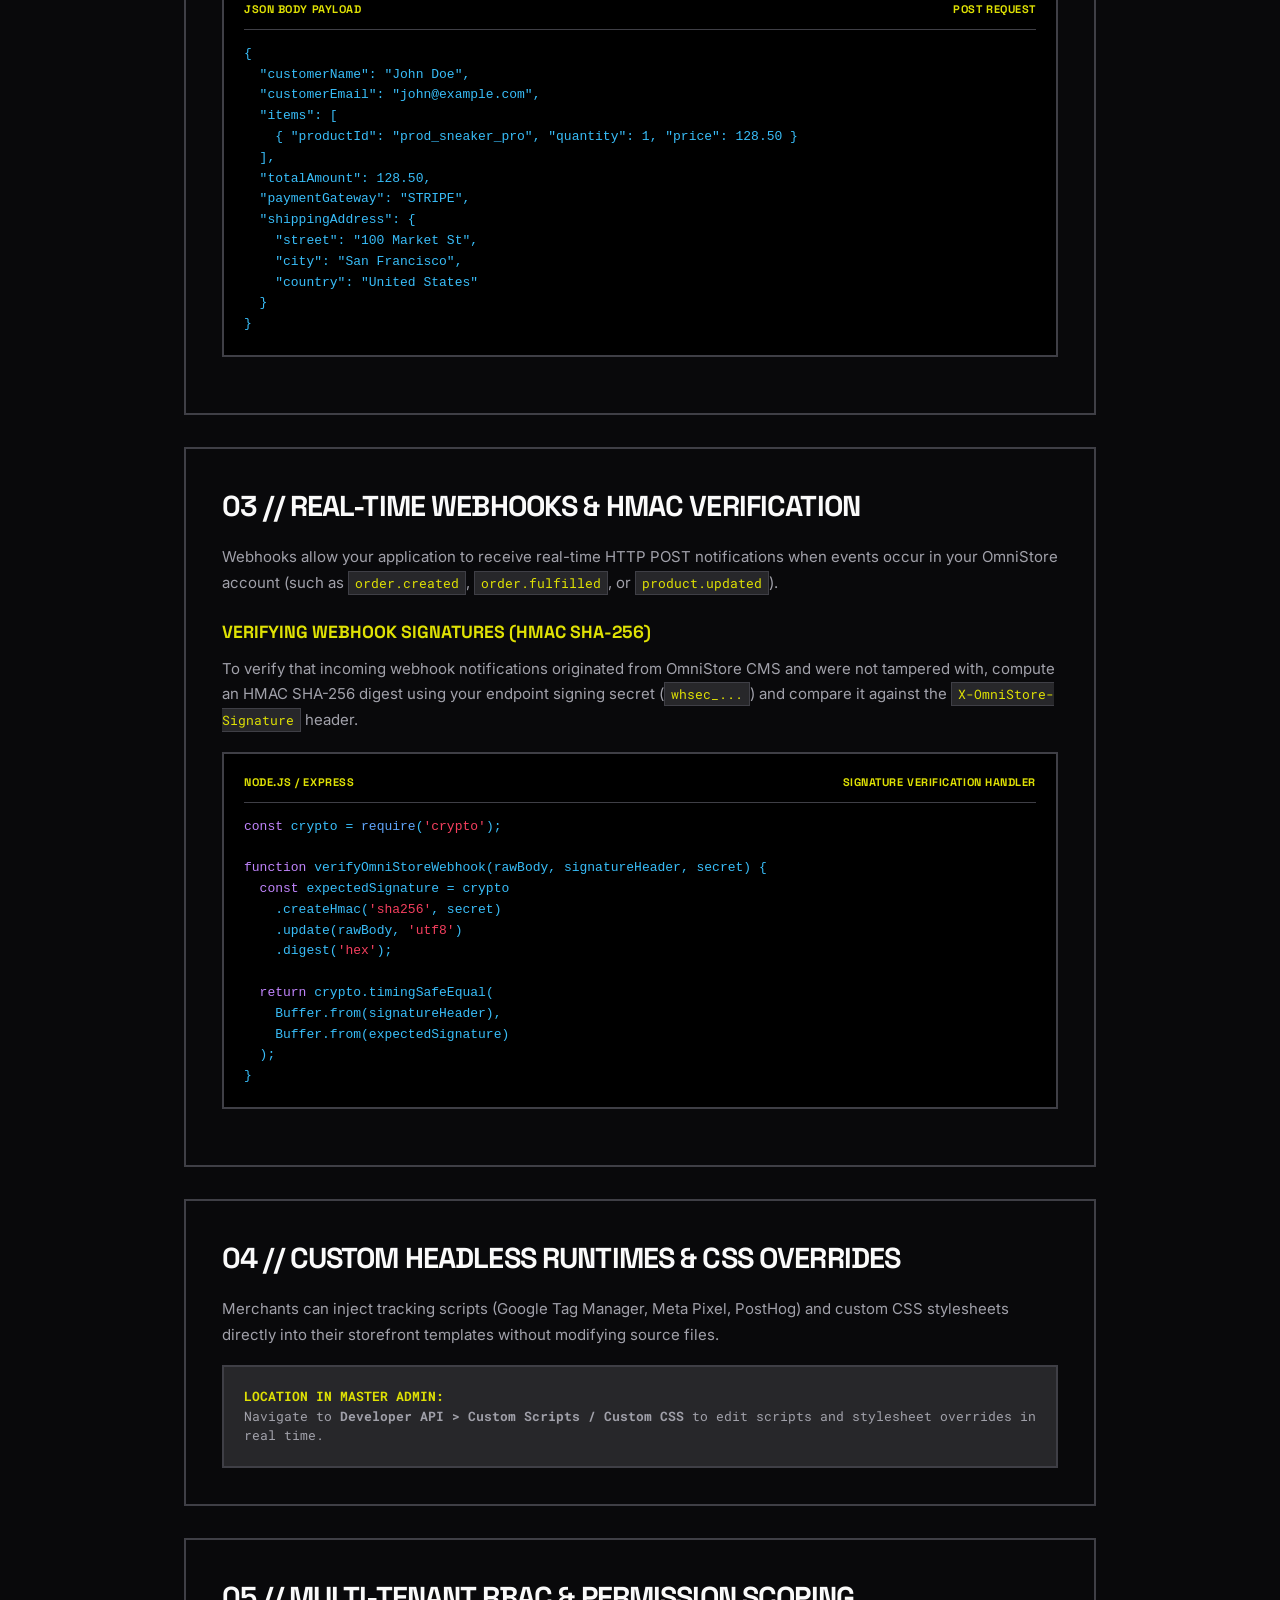
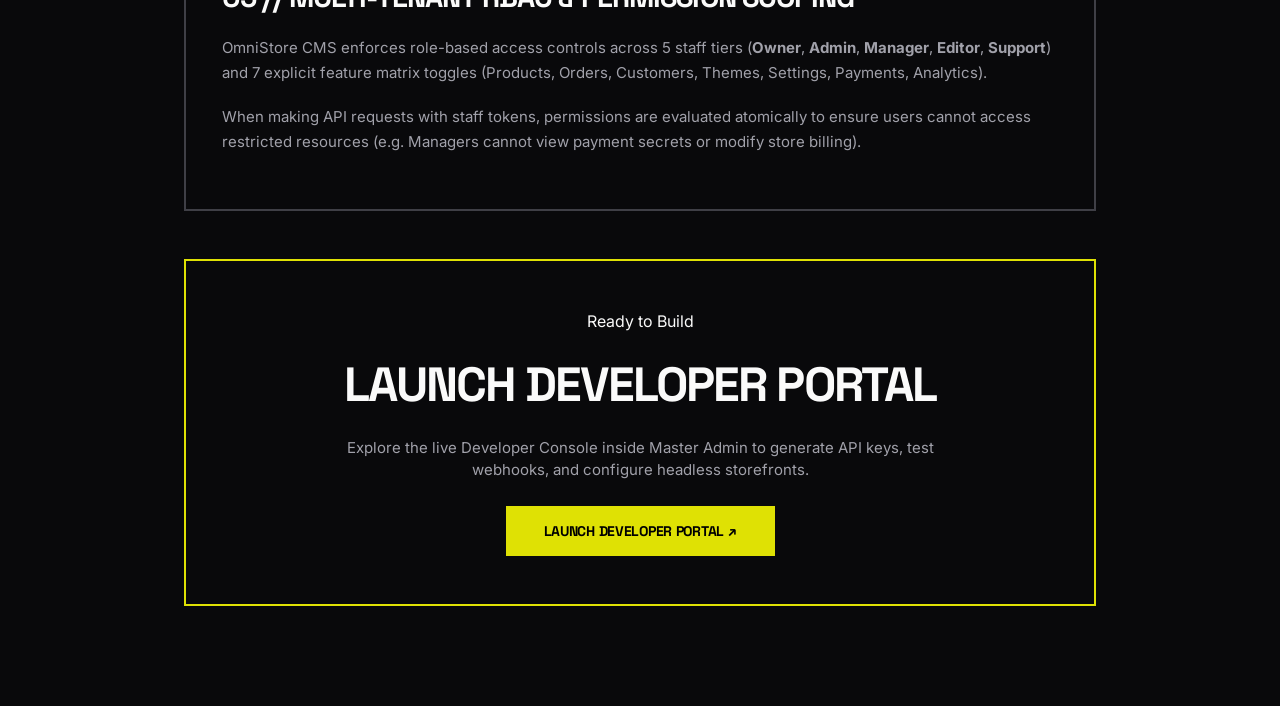
<file: developer-guide.html>
<!DOCTYPE html>
<html lang="en">
<head>
  <meta charset="UTF-8">
  <meta name="viewport" content="width=device-width, initial-scale=1.0">
  <title>Developer Integration Guide & API Blog — OmniStore CMS</title>
  <meta name="description" content="Complete developer guide for integrating OmniStore CMS REST APIs, Webhooks, HMAC signature verification, custom script injections, and RBAC permissions.">
  <link rel="stylesheet" href="index.css">
  <link rel="icon" href="data:image/svg+xml,<svg xmlns=%22http://www.w3.org/2000/svg%22 viewBox=%220 0 100 100%22><text y=%22.9em%22 font-size=%2290%22>⚡</text></svg>">
  <style>
    .blog-container {
      max-width: 960px;
      margin: 40px auto 100px auto;
      padding: 0 24px;
    }
    .blog-header {
      margin-bottom: 48px;
      padding-bottom: 32px;
      border-bottom: 2px solid var(--border);
    }
    .blog-title {
      font-family: var(--font-display);
      font-size: clamp(2.4rem, 5vw, 4rem);
      font-weight: 800;
      line-height: 0.95;
      color: var(--fg);
      text-transform: uppercase;
      letter-spacing: -0.04em;
      margin: 16px 0;
    }
    .blog-meta {
      display: flex;
      align-items: center;
      gap: 16px;
      font-family: var(--font-mono);
      font-size: 12px;
      color: var(--muted-fg);
      text-transform: uppercase;
    }
    .section-card {
      background: var(--card-bg);
      border: 2px solid var(--border);
      padding: 36px;
      margin-bottom: 32px;
    }
    .section-card h2 {
      font-family: var(--font-display);
      font-size: 1.8rem;
      font-weight: 800;
      text-transform: uppercase;
      letter-spacing: -0.03em;
      color: var(--fg);
      margin-bottom: 16px;
      display: flex;
      align-items: center;
      gap: 12px;
    }
    .section-card p {
      color: var(--muted-fg);
      line-height: 1.7;
      font-size: 15px;
      margin-bottom: 18px;
    }
    .section-card code {
      background: var(--muted);
      border: 1px solid var(--border);
      color: var(--accent);
      padding: 2px 6px;
      font-family: var(--font-mono);
      font-size: 13px;
    }
    .blog-step-list {
      color: var(--muted-fg);
      margin-left: 20px;
      line-height: 1.8;
      font-size: 14px;
      font-family: var(--font-mono);
    }
    .blog-step-list strong {
      color: var(--fg);
    }
    .code-block {
      background: #000000;
      border: 2px solid var(--border);
      padding: 20px;
      font-family: var(--font-mono);
      font-size: 13px;
      color: #38bdf8;
      overflow-x: auto;
      margin: 20px 0;
      line-height: 1.6;
    }
    .code-header {
      display: flex;
      justify-content: space-between;
      align-items: center;
      border-bottom: 1px solid var(--border);
      padding-bottom: 10px;
      margin-bottom: 14px;
      font-family: var(--font-display);
      font-size: 11px;
      color: var(--accent);
      font-weight: 800;
      text-transform: uppercase;
      letter-spacing: 0.05em;
    }
  </style>
</head>
<body>

  <!-- Floating Navigation Bar -->
  <div class="navbar-wrapper">
    <nav class="navbar">
      <div class="nav-container">
        <a href="index.html" class="brand-logo">
          <div class="brand-icon-box">⚡</div>
          <span class="brand-text">OMNISTORE // CMS</span>
        </a>

        <ul class="nav-links">
          <li><a href="index.html#features">Features</a></li>
          <li><a href="index.html#developer-api">API Engine</a></li>
          <li><a href="developer-guide.html" class="active">Dev Guide</a></li>
          <li><a href="mcp-server.html">MCP Servers</a></li>
          <li><a href="docs.html">REST Docs</a></li>
          <li><a href="index.html#pricing">Pricing</a></li>
        </ul>

        <div class="nav-actions">
          <a href="docs.html" class="btn btn-secondary" style="font-size: 11px; padding: 8px 14px;">Interactive Docs</a>
          <a href="http://localhost:3000/developer" class="btn btn-primary" style="font-size: 11px; padding: 8px 16px;">
            <span>API Portal ↗</span>
          </a>
        </div>
      </div>
    </nav>
  </div>

  <!-- Blog Article Content -->
  <div class="blog-container">

    <!-- Header -->
    <header class="blog-header">
      <div class="badge-pill">💻 Developer Architecture Guide</div>
      <h1 class="blog-title">Building Enterprise Integrations: REST APIs, Webhooks &amp; Custom Runtimes</h1>
      <div class="blog-meta">
        <span>Author: <strong>Platform Engineering</strong></span>
        <span>•</span>
        <span>Spec: <strong>API v1.4</strong></span>
        <span>•</span>
        <span>Read Time: <strong>8 MIN</strong></span>
      </div>
    </header>

    <!-- SECTION 1: GETTING STARTED -->
    <section class="section-card">
      <h2>01 // API Authentication &amp; Secret Key Generation</h2>
      <p>
        OmniStore CMS provides a high-throughput REST API for headless e-commerce, custom mobile apps, and ERP system synchronization. Every request to the OmniStore Developer API must include your secret API key in the HTTP <code>Authorization</code> header using the Bearer token scheme.
      </p>
      <p>
        To generate an API secret key:
      </p>
      <ol class="blog-step-list">
        <li>Log into the <strong>Master Admin Control Panel</strong> (<code>http://localhost:3000</code>).</li>
        <li>Navigate to the <strong>Developer API</strong> tab in the sidebar menu.</li>
        <li>Click <strong>Generate Secret Key</strong>, specify your name identifier (e.g. <code>ERP Sync Service</code>), and select your scope permissions (e.g. <code>read_products,write_orders</code>).</li>
        <li>Copy your secret API token prefixed with <code>sk_live_...</code>.</li>
      </ol>

      <div class="code-block">
        <div class="code-header">
          <span>HTTP Authorization Header</span>
          <span>Bearer Authentication</span>
        </div>
        <pre>Authorization: Bearer sk_live_9f8a2b3c4d5e6f7a8b9c0d</pre>
      </div>
    </section>

    <!-- SECTION 2: REST API ENDPOINTS -->
    <section class="section-card">
      <h2>02 // Core REST API Endpoints &amp; Payloads</h2>
      <p>
        Interact with catalog products, submit orders, and query customer profiles directly via REST API endpoints.
      </p>

      <!-- Endpoint A: Query Products -->
      <div style="margin-top: 24px;">
        <div style="display: flex; align-items: center; gap: 10px; margin-bottom: 8px;">
          <span class="method-pill get">GET</span>
          <span style="font-family: var(--font-mono); font-size: 15px; font-weight: 700; color: var(--fg);">/api/v1/products</span>
        </div>
        <p>Retrieves a list of catalog products with variant pricing, stock counts, and WebP media CDN URLs.</p>

        <div class="code-block">
          <div class="code-header">
            <span>Bash / cURL</span>
            <span>HTTP Request</span>
          </div>
          <pre>curl -X GET "https://api.omnistore.internal/api/v1/products?limit=10" \
  -H "Authorization: Bearer sk_live_9f8a2b3c4d5e6f7a8b9c0d" \
  -H "Content-Type: application/json"</pre>
        </div>
      </div>

      <!-- Endpoint B: Create Order -->
      <div style="margin-top: 32px;">
        <div style="display: flex; align-items: center; gap: 10px; margin-bottom: 8px;">
          <span class="method-pill post">POST</span>
          <span style="font-family: var(--font-mono); font-size: 15px; font-weight: 700; color: var(--fg);">/api/v1/orders</span>
        </div>
        <p>Programmatically place customer orders and trigger automated multi-channel notifications (Email, SMS, WhatsApp).</p>

        <div class="code-block">
          <div class="code-header">
            <span>JSON Body Payload</span>
            <span>POST Request</span>
          </div>
          <pre>{
  "customerName": "John Doe",
  "customerEmail": "john@example.com",
  "items": [
    { "productId": "prod_sneaker_pro", "quantity": 1, "price": 128.50 }
  ],
  "totalAmount": 128.50,
  "paymentGateway": "STRIPE",
  "shippingAddress": {
    "street": "100 Market St",
    "city": "San Francisco",
    "country": "United States"
  }
}</pre>
        </div>
      </div>
    </section>

    <!-- SECTION 3: WEBHOOKS & SIGNATURE VERIFICATION -->
    <section class="section-card">
      <h2>03 // Real-Time Webhooks &amp; HMAC Verification</h2>
      <p>
        Webhooks allow your application to receive real-time HTTP POST notifications when events occur in your OmniStore account (such as <code>order.created</code>, <code>order.fulfilled</code>, or <code>product.updated</code>).
      </p>

      <h3 style="font-family: var(--font-display); font-size: 1.1rem; text-transform: uppercase; color: var(--accent); margin-top: 24px; margin-bottom: 10px;">
        Verifying Webhook Signatures (HMAC SHA-256)
      </h3>
      <p>
        To verify that incoming webhook notifications originated from OmniStore CMS and were not tampered with, compute an HMAC SHA-256 digest using your endpoint signing secret (<code>whsec_...</code>) and compare it against the <code>X-OmniStore-Signature</code> header.
      </p>

      <div class="code-block">
        <div class="code-header">
          <span>Node.js / Express</span>
          <span>Signature Verification Handler</span>
        </div>
        <pre><span style="color: #c084fc;">const</span> crypto = <span style="color: #60a5fa;">require</span>(<span style="color: #f43f5e;">'crypto'</span>);

<span style="color: #c084fc;">function</span> <span style="color: #38bdf8;">verifyOmniStoreWebhook</span>(rawBody, signatureHeader, secret) {
  <span style="color: #c084fc;">const</span> expectedSignature = crypto
    .<span style="color: #38bdf8;">createHmac</span>(<span style="color: #f43f5e;">'sha256'</span>, secret)
    .<span style="color: #38bdf8;">update</span>(rawBody, <span style="color: #f43f5e;">'utf8'</span>)
    .<span style="color: #38bdf8;">digest</span>(<span style="color: #f43f5e;">'hex'</span>);

  <span style="color: #c084fc;">return</span> crypto.<span style="color: #38bdf8;">timingSafeEqual</span>(
    Buffer.<span style="color: #38bdf8;">from</span>(signatureHeader),
    Buffer.<span style="color: #38bdf8;">from</span>(expectedSignature)
  );
}</pre>
      </div>
    </section>

    <!-- SECTION 4: CUSTOM SCRIPTS & CSS -->
    <section class="section-card">
      <h2>04 // Custom Headless Runtimes &amp; CSS Overrides</h2>
      <p>
        Merchants can inject tracking scripts (Google Tag Manager, Meta Pixel, PostHog) and custom CSS stylesheets directly into their storefront templates without modifying source files.
      </p>

      <div style="background: var(--muted); border: 2px solid var(--border); padding: 20px; color: var(--muted-fg); font-size: 13px; font-family: var(--font-mono);">
        <strong style="color: var(--accent);">LOCATION IN MASTER ADMIN:</strong><br>
        Navigate to <strong>Developer API &gt; Custom Scripts / Custom CSS</strong> to edit scripts and stylesheet overrides in real time.
      </div>
    </section>

    <!-- SECTION 5: RBAC PERMISSIONS -->
    <section class="section-card">
      <h2>05 // Multi-Tenant RBAC &amp; Permission Scoping</h2>
      <p>
        OmniStore CMS enforces role-based access controls across 5 staff tiers (<strong>Owner</strong>, <strong>Admin</strong>, <strong>Manager</strong>, <strong>Editor</strong>, <strong>Support</strong>) and 7 explicit feature matrix toggles (Products, Orders, Customers, Themes, Settings, Payments, Analytics).
      </p>
      <p>
        When making API requests with staff tokens, permissions are evaluated atomically to ensure users cannot access restricted resources (e.g. Managers cannot view payment secrets or modify store billing).
      </p>
    </section>

    <!-- FOOTER CTA -->
    <div style="text-align: center; margin-top: 48px; padding: 48px; background: var(--card-bg); border: 2px solid var(--accent);">
      <div class="badge-pill">Ready to Build</div>
      <h2 style="font-family: var(--font-display); font-size: clamp(2rem, 4vw, 3rem); font-weight: 800; text-transform: uppercase; letter-spacing: -0.04em; color: var(--fg); margin: 16px 0;">
        Launch Developer Portal
      </h2>
      <p style="color: var(--muted-fg); max-width: 600px; margin: 0 auto 24px auto; font-size: 15px;">
        Explore the live Developer Console inside Master Admin to generate API keys, test webhooks, and configure headless storefronts.
      </p>
      <a href="http://localhost:3000/developer" class="btn btn-primary" style="padding: 16px 36px; font-size: 14px;">
        <span>Launch Developer Portal ↗</span>
      </a>
    </div>

  </div>

</body>
</html>
</file>
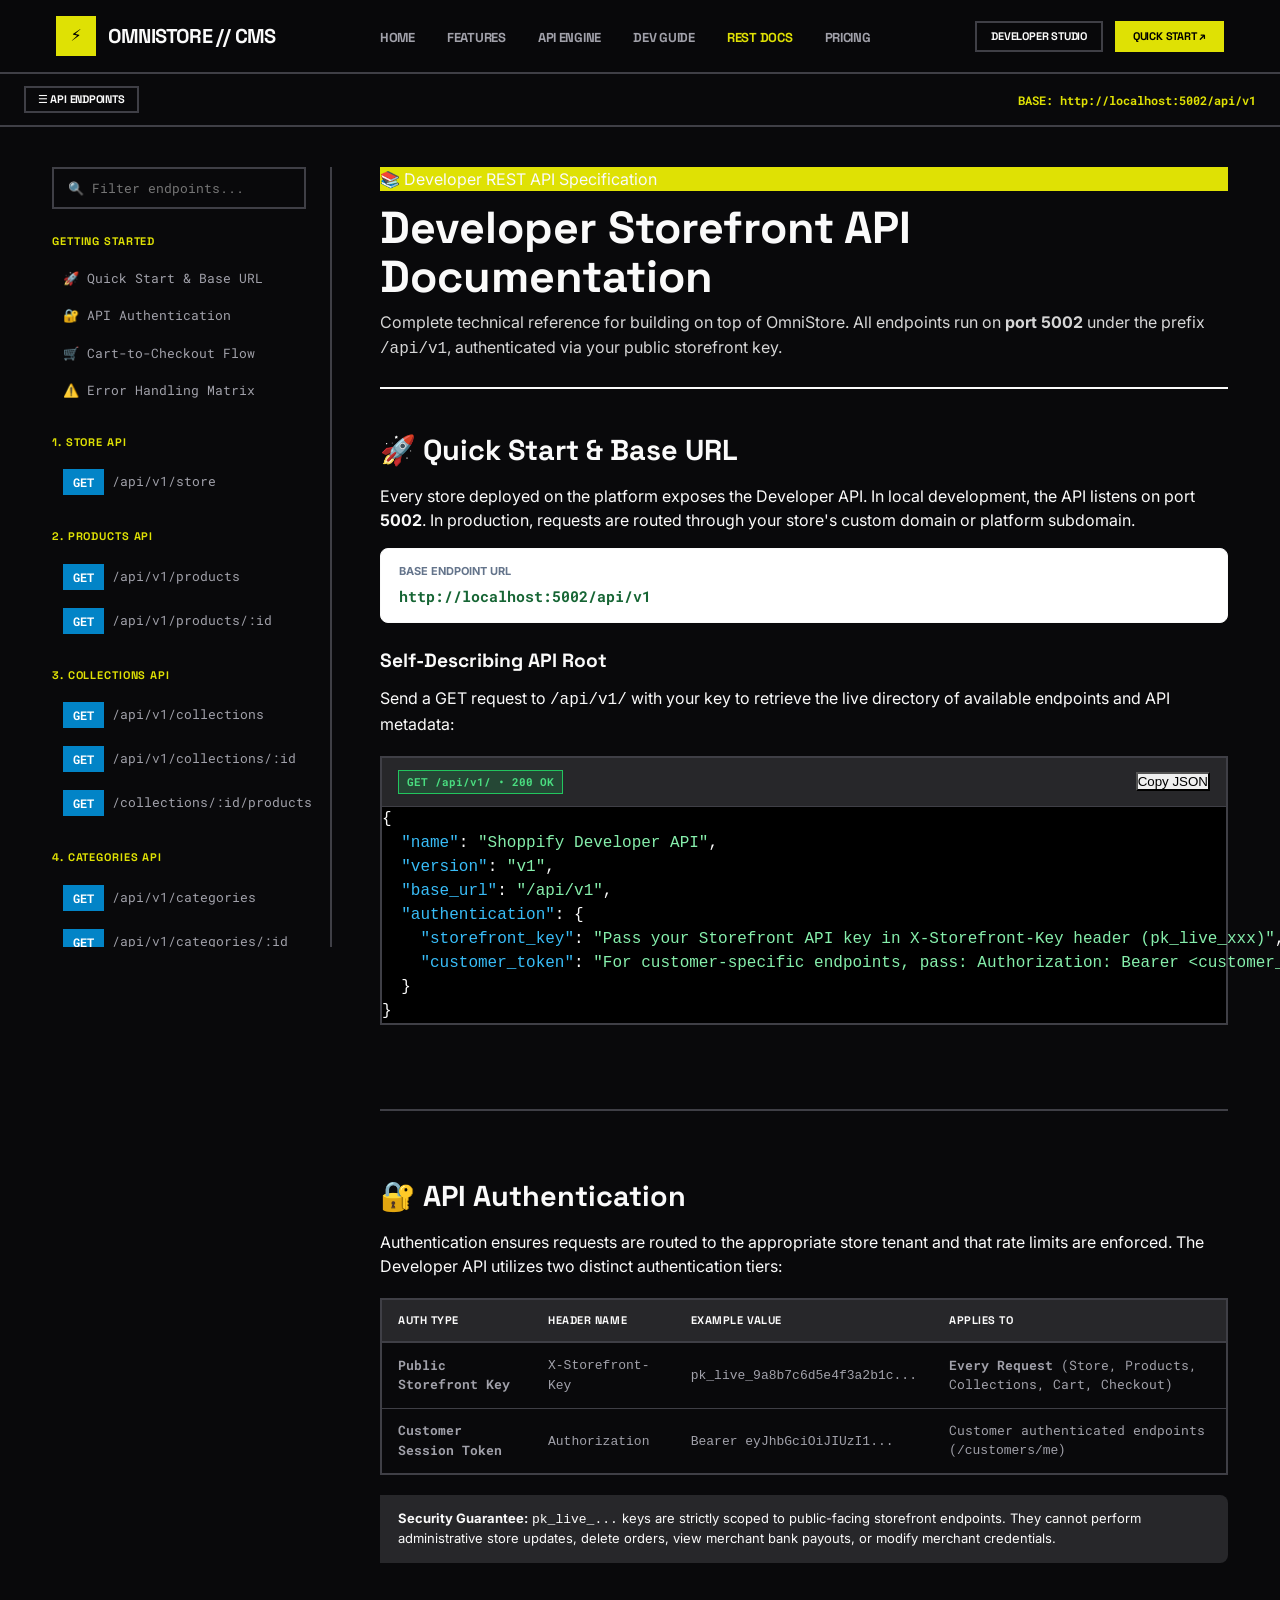
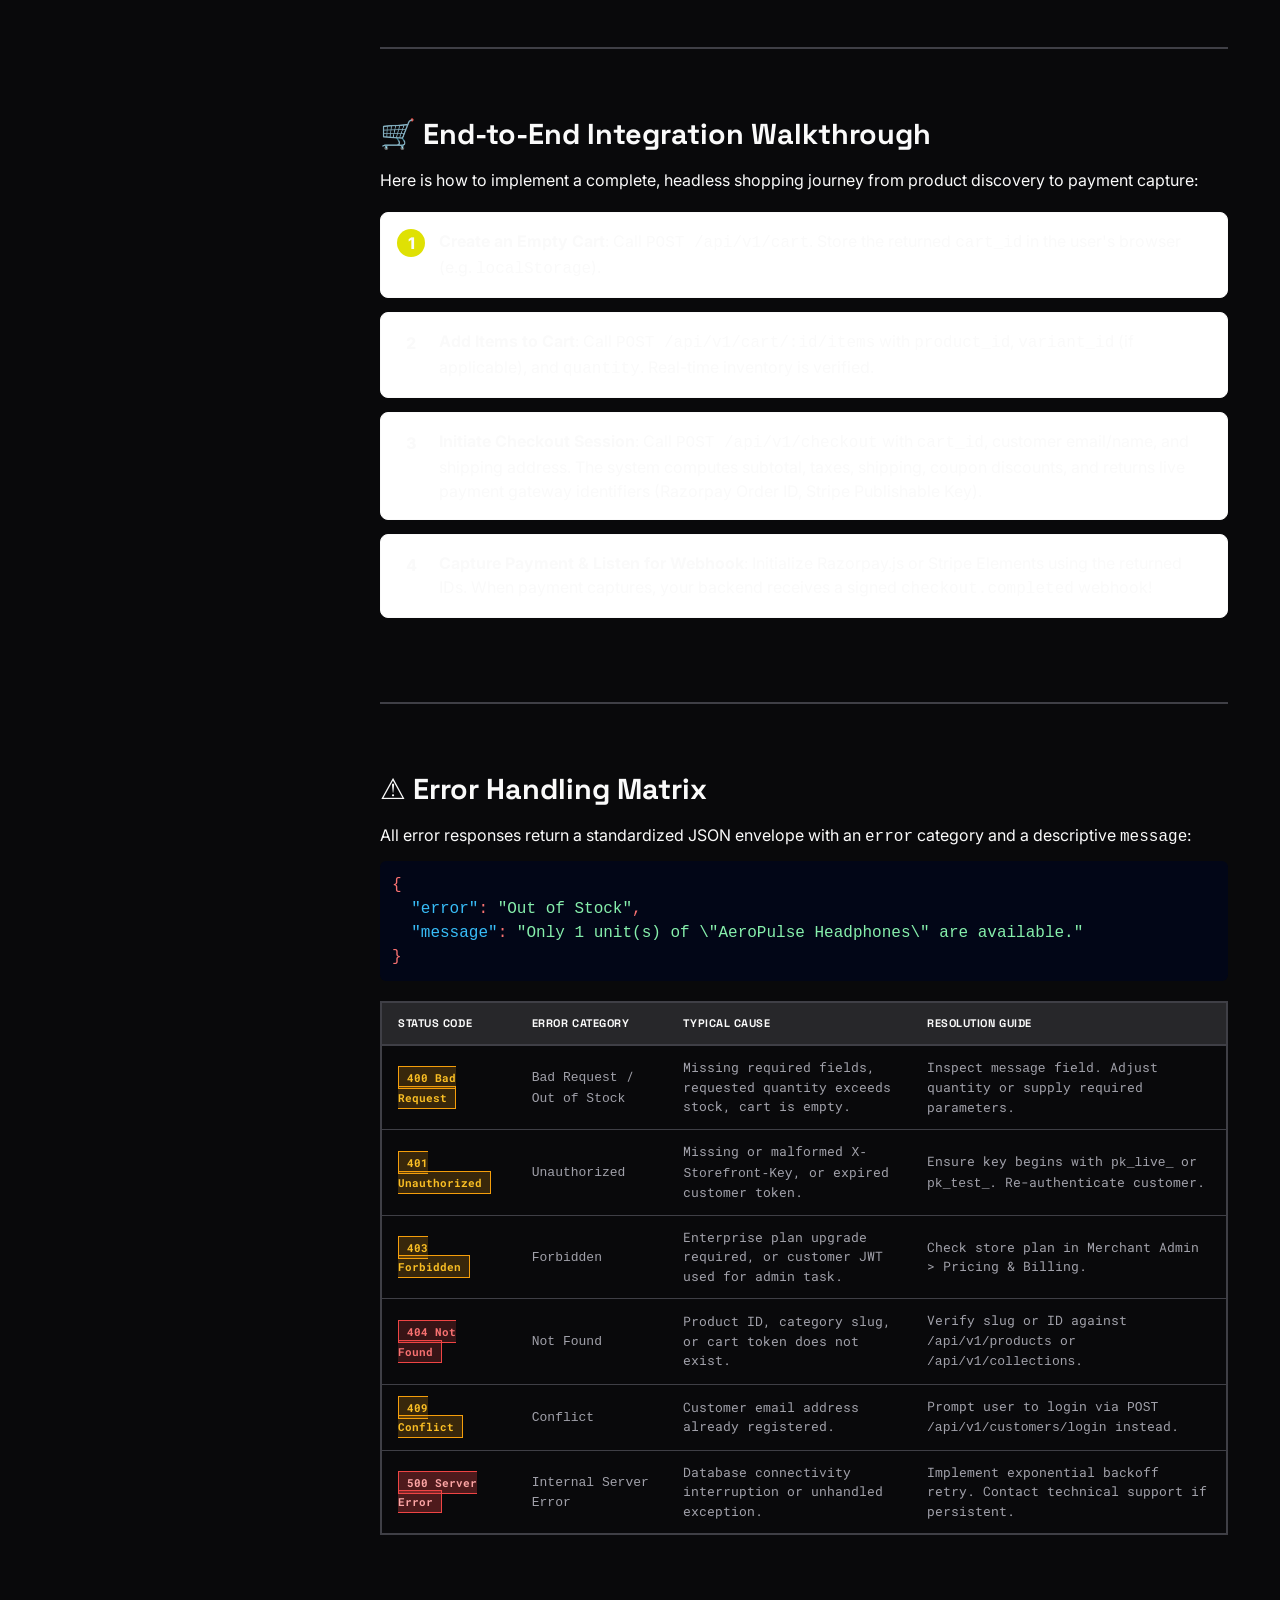
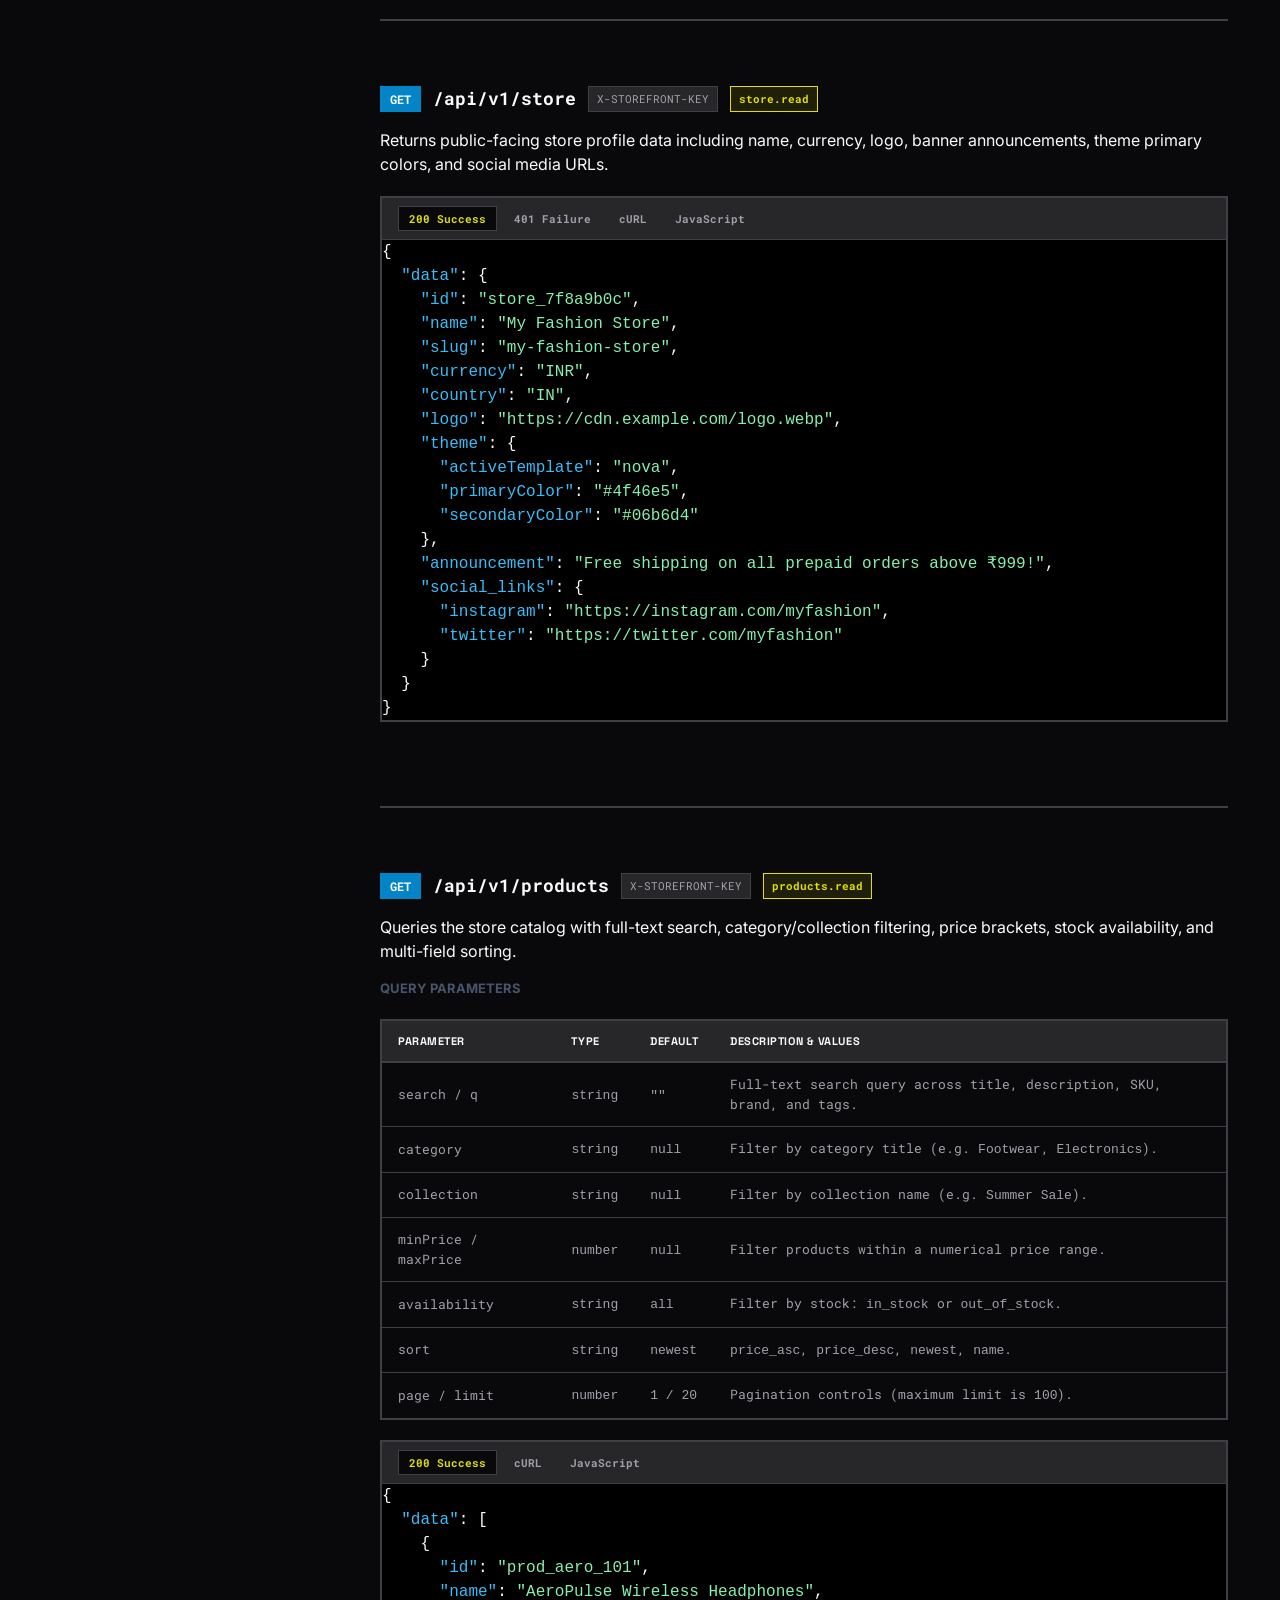
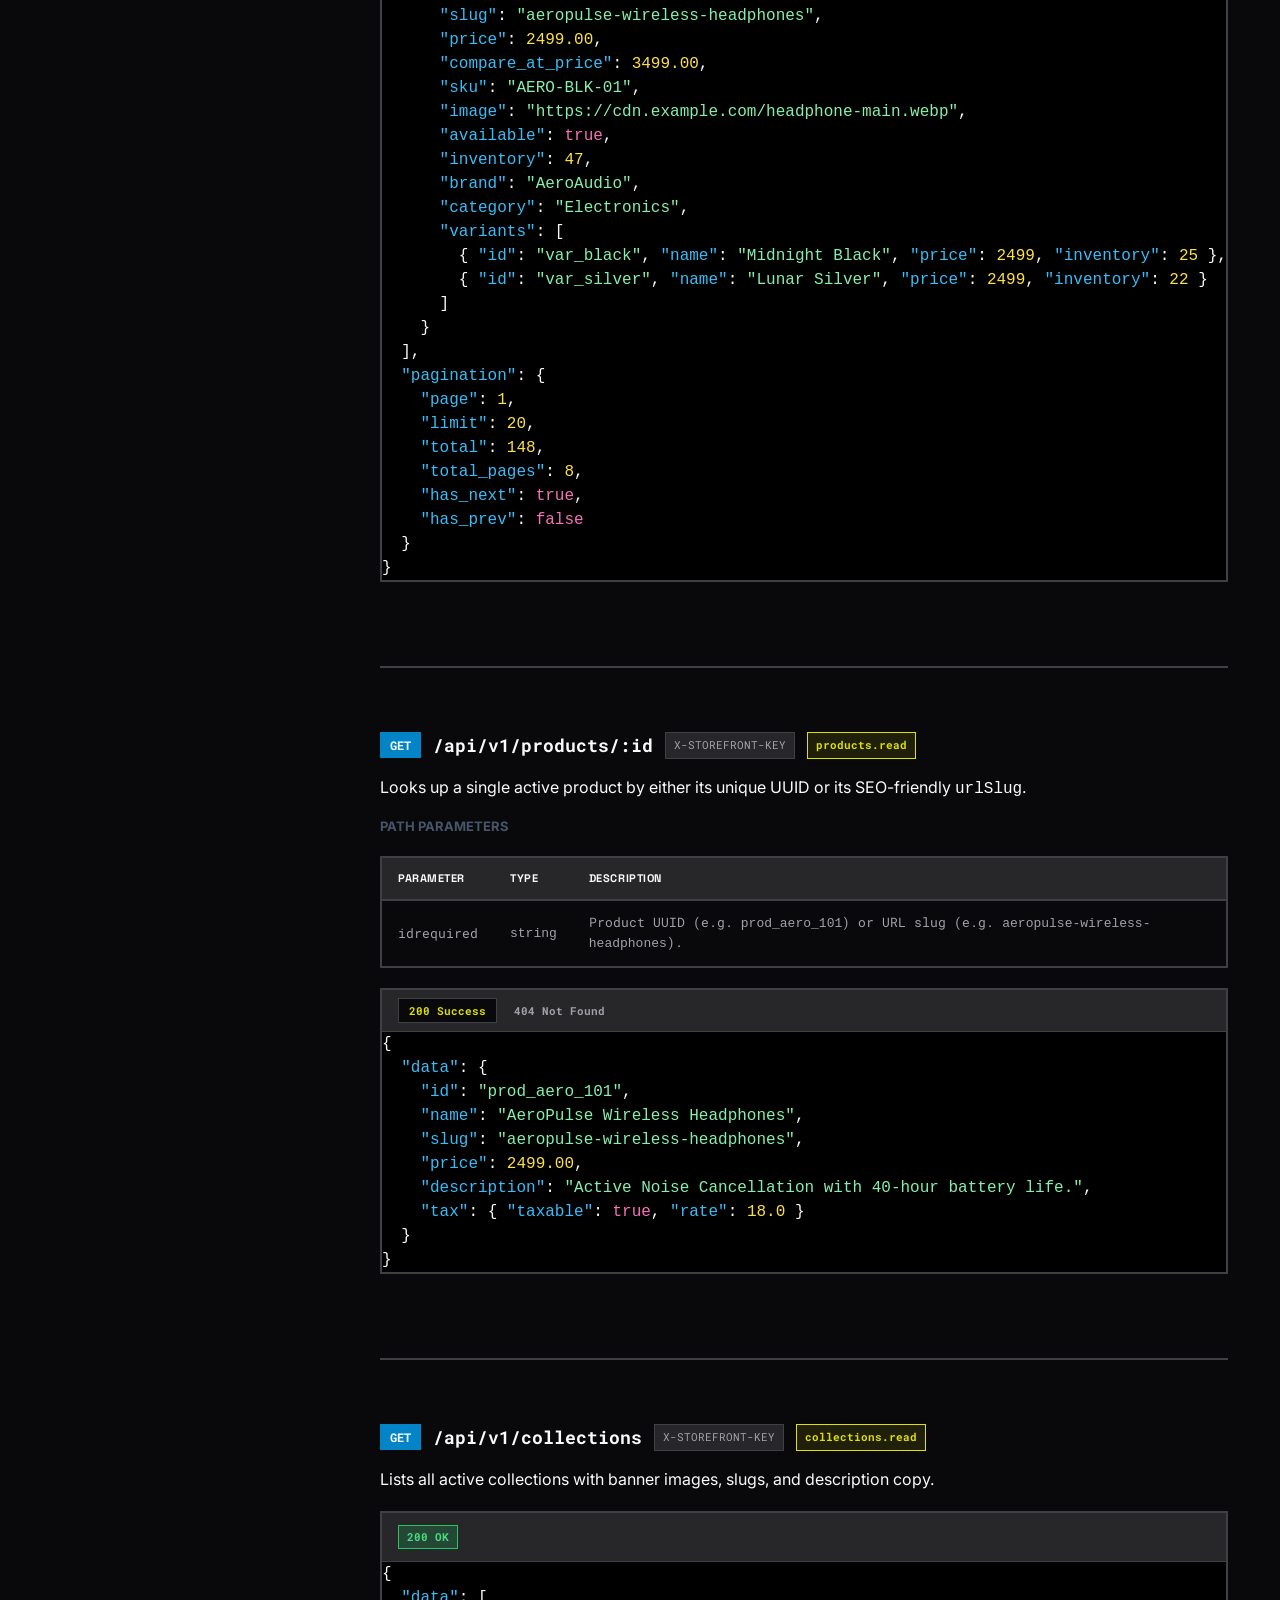
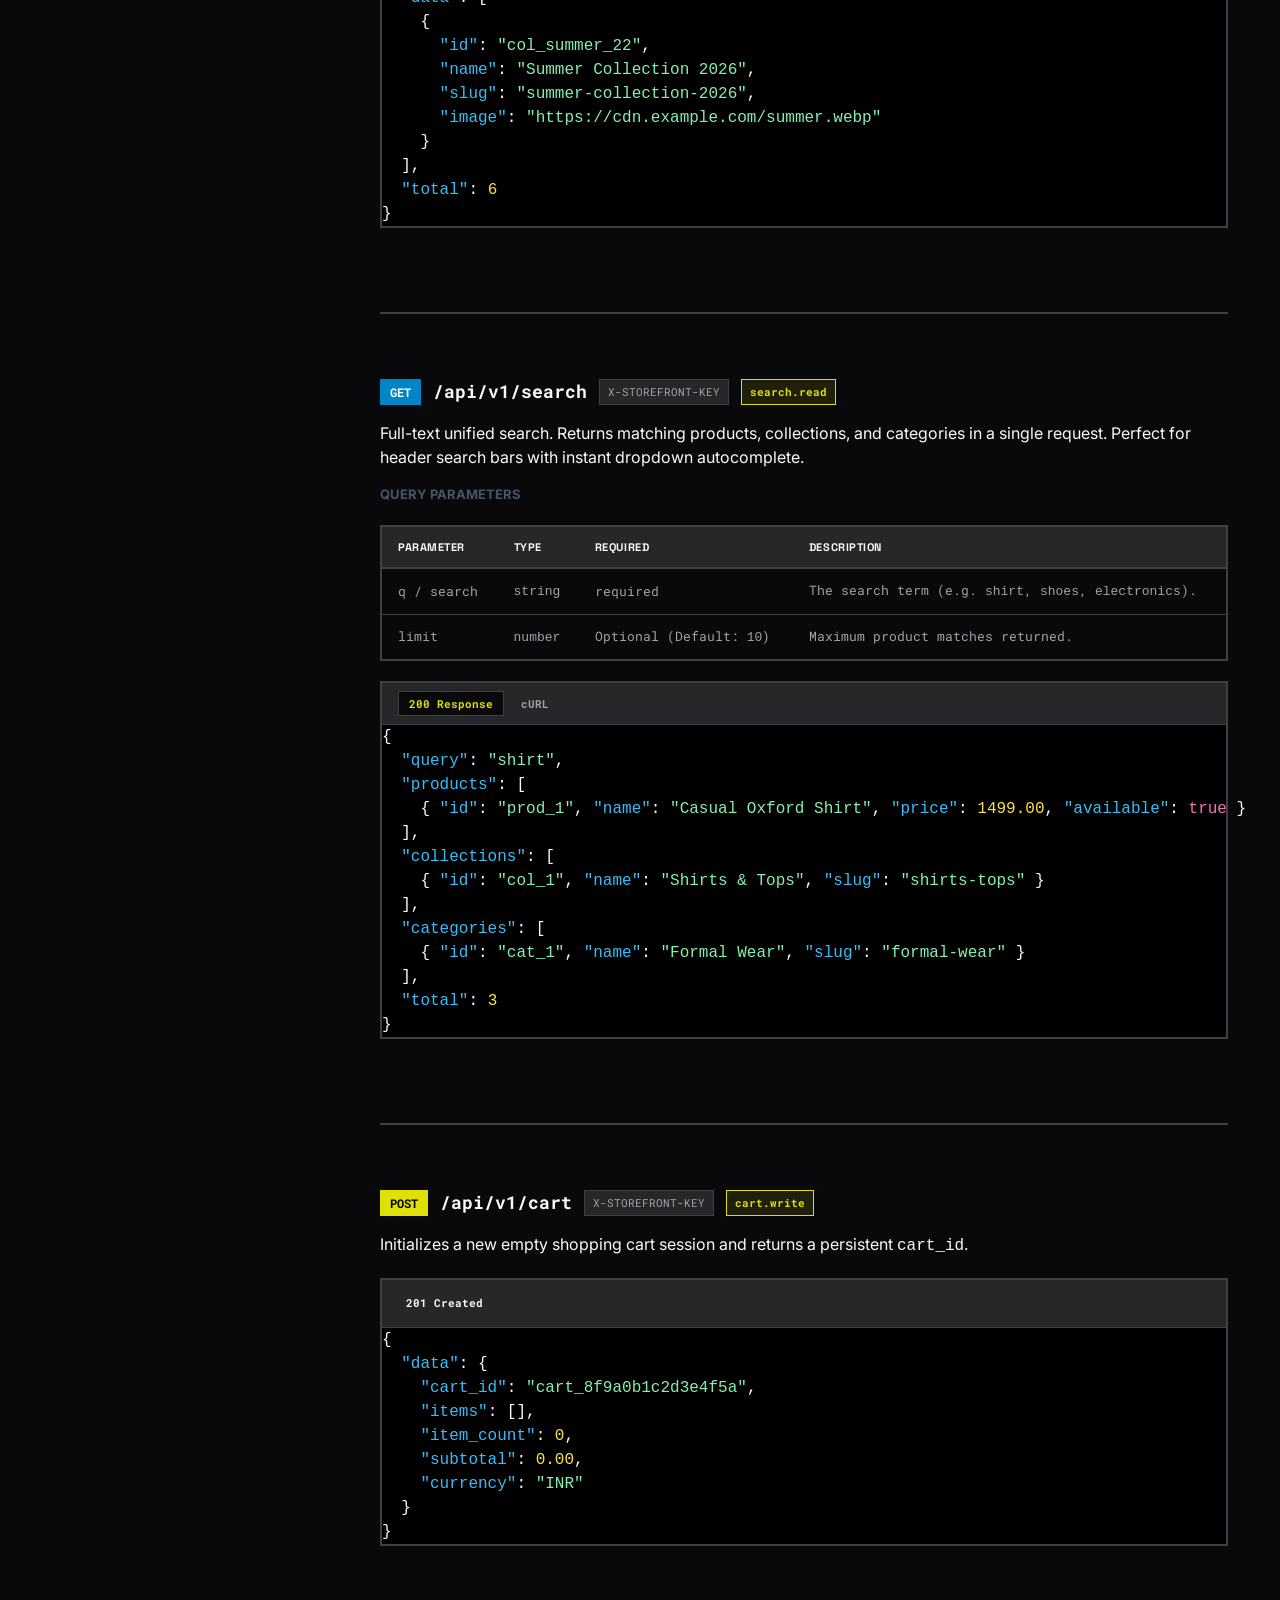
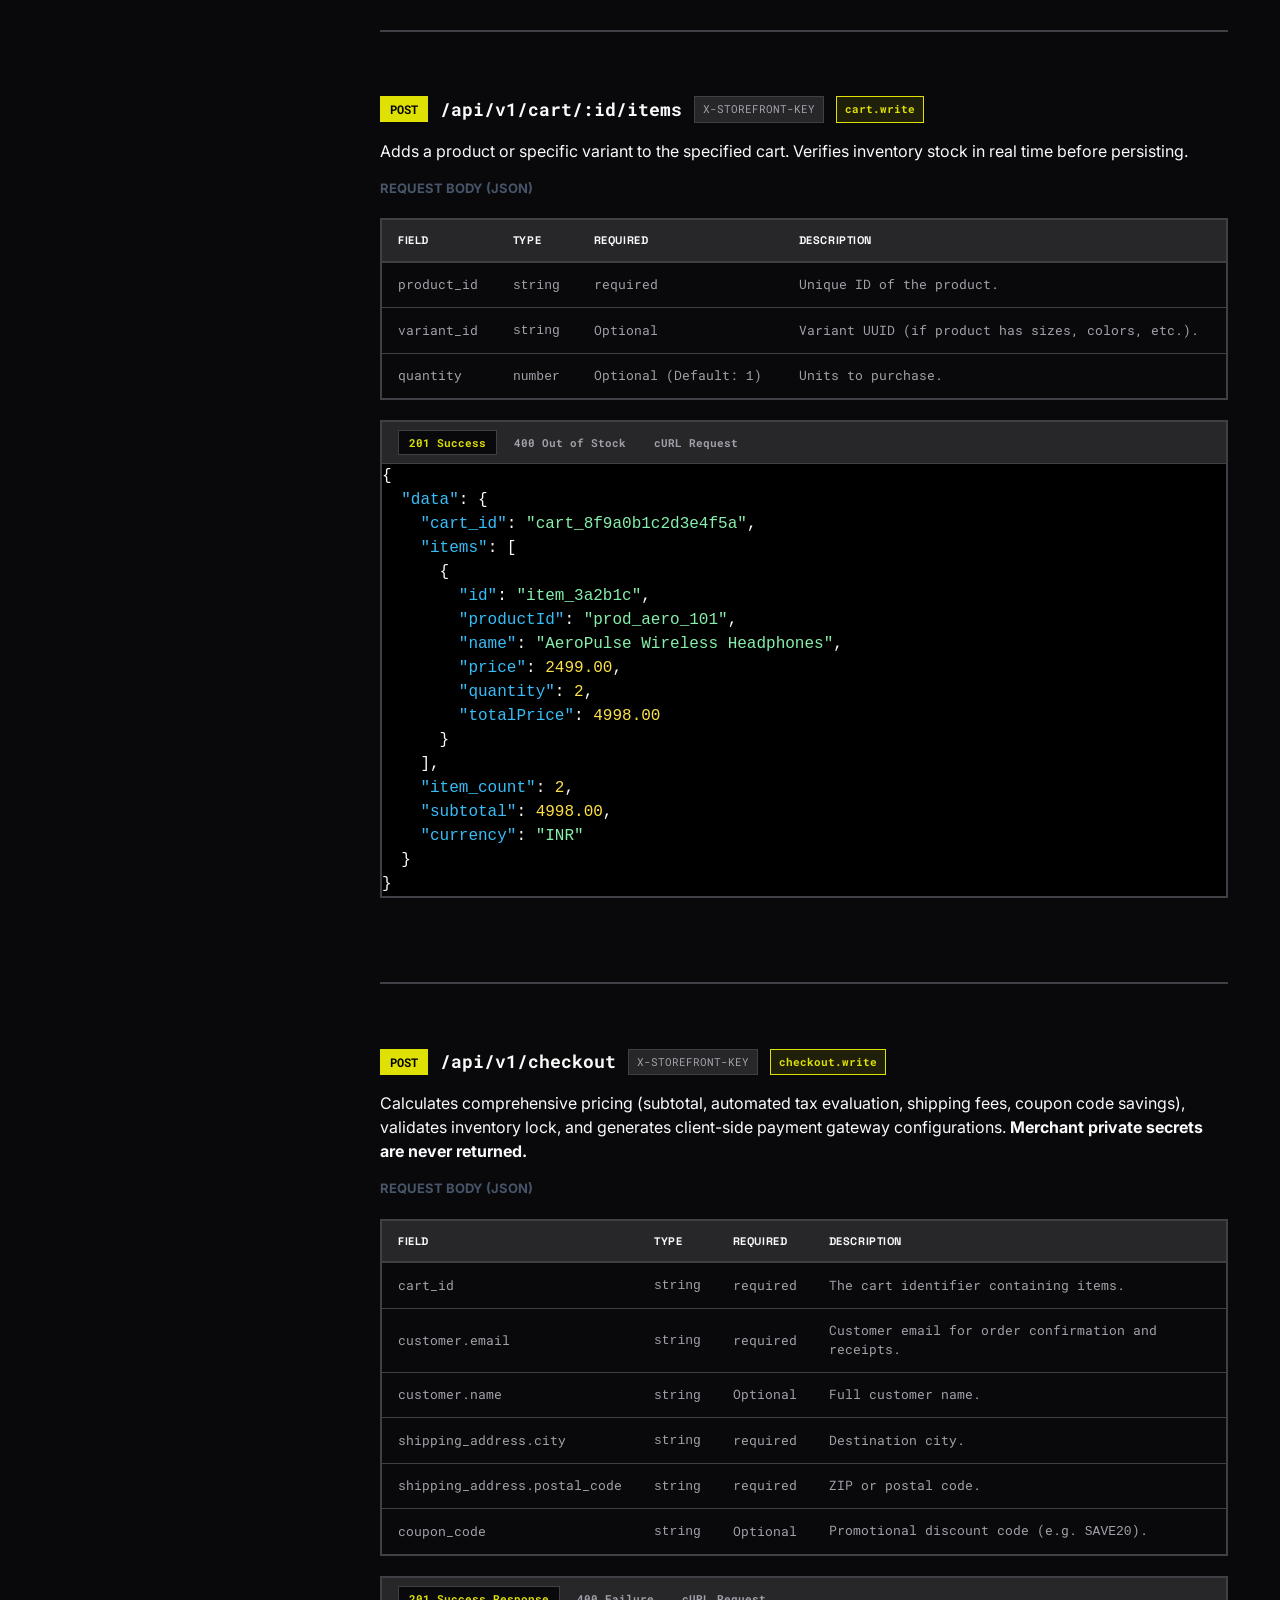
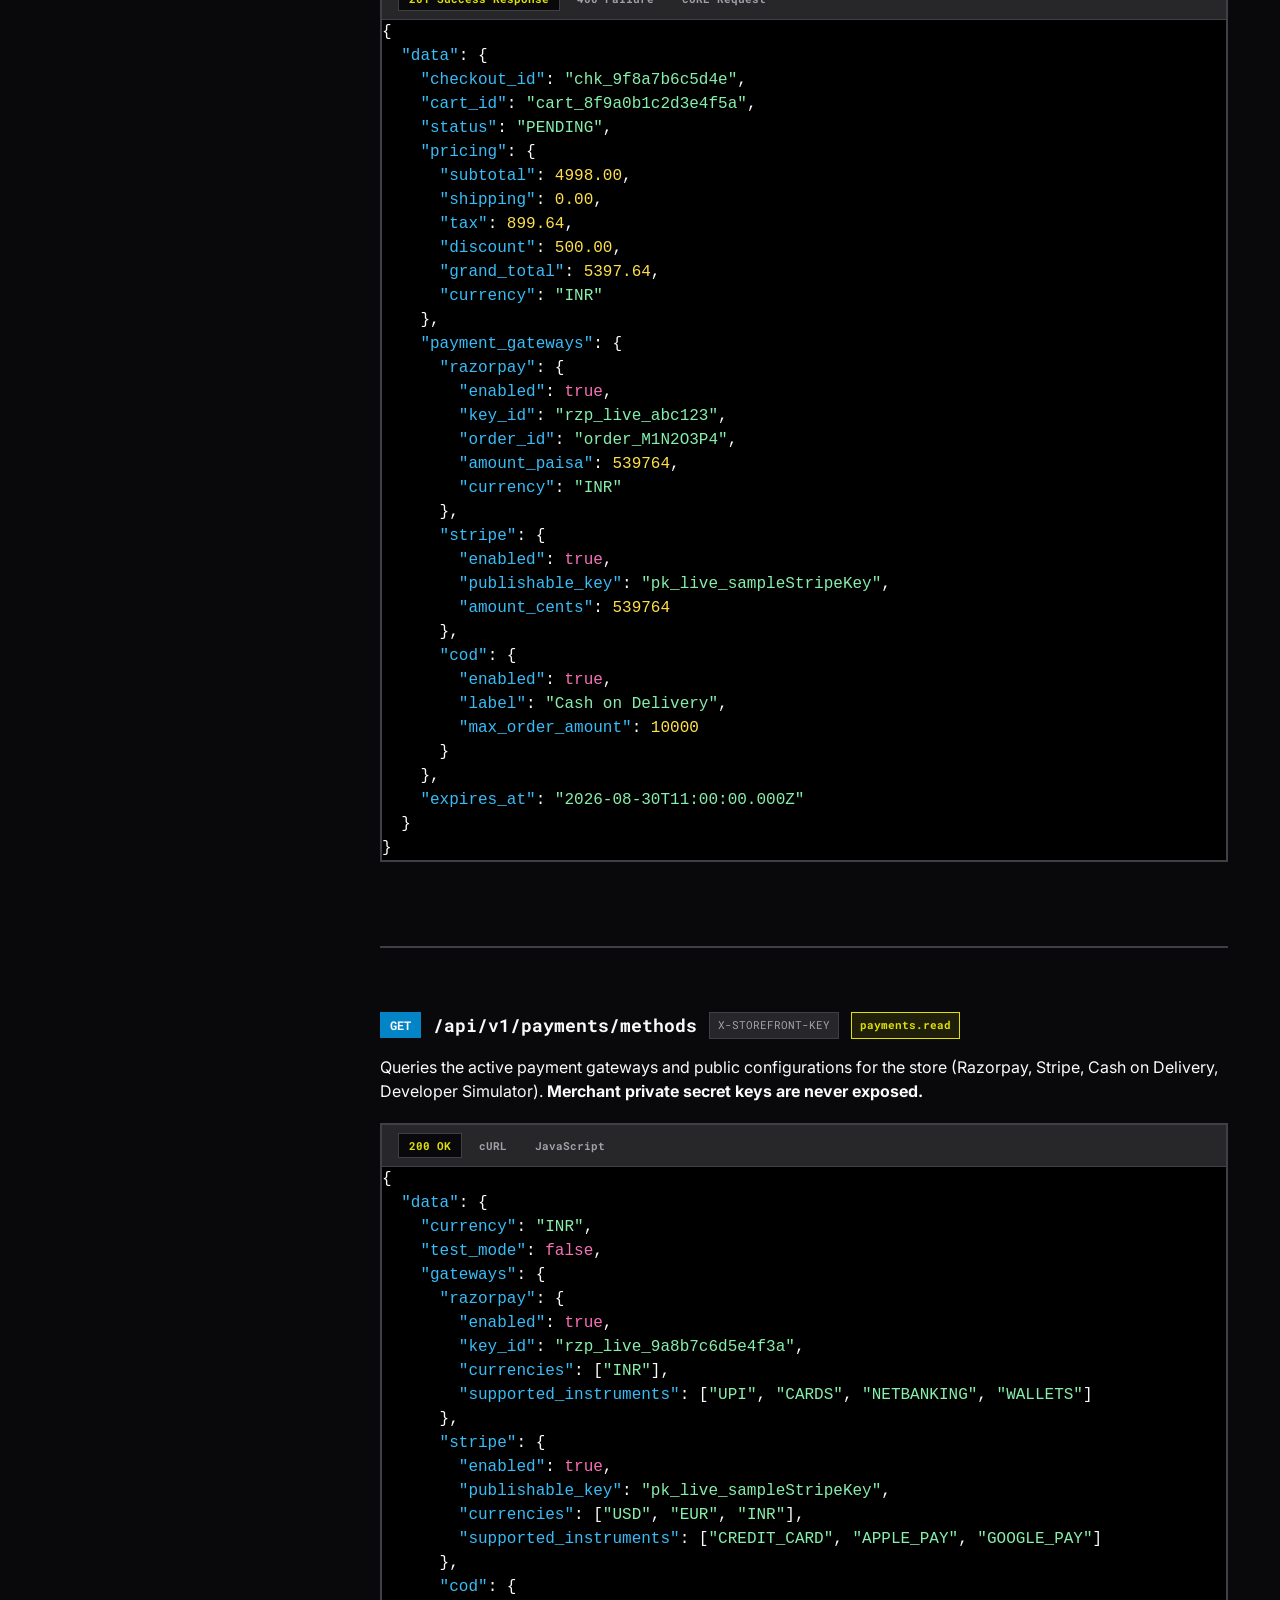
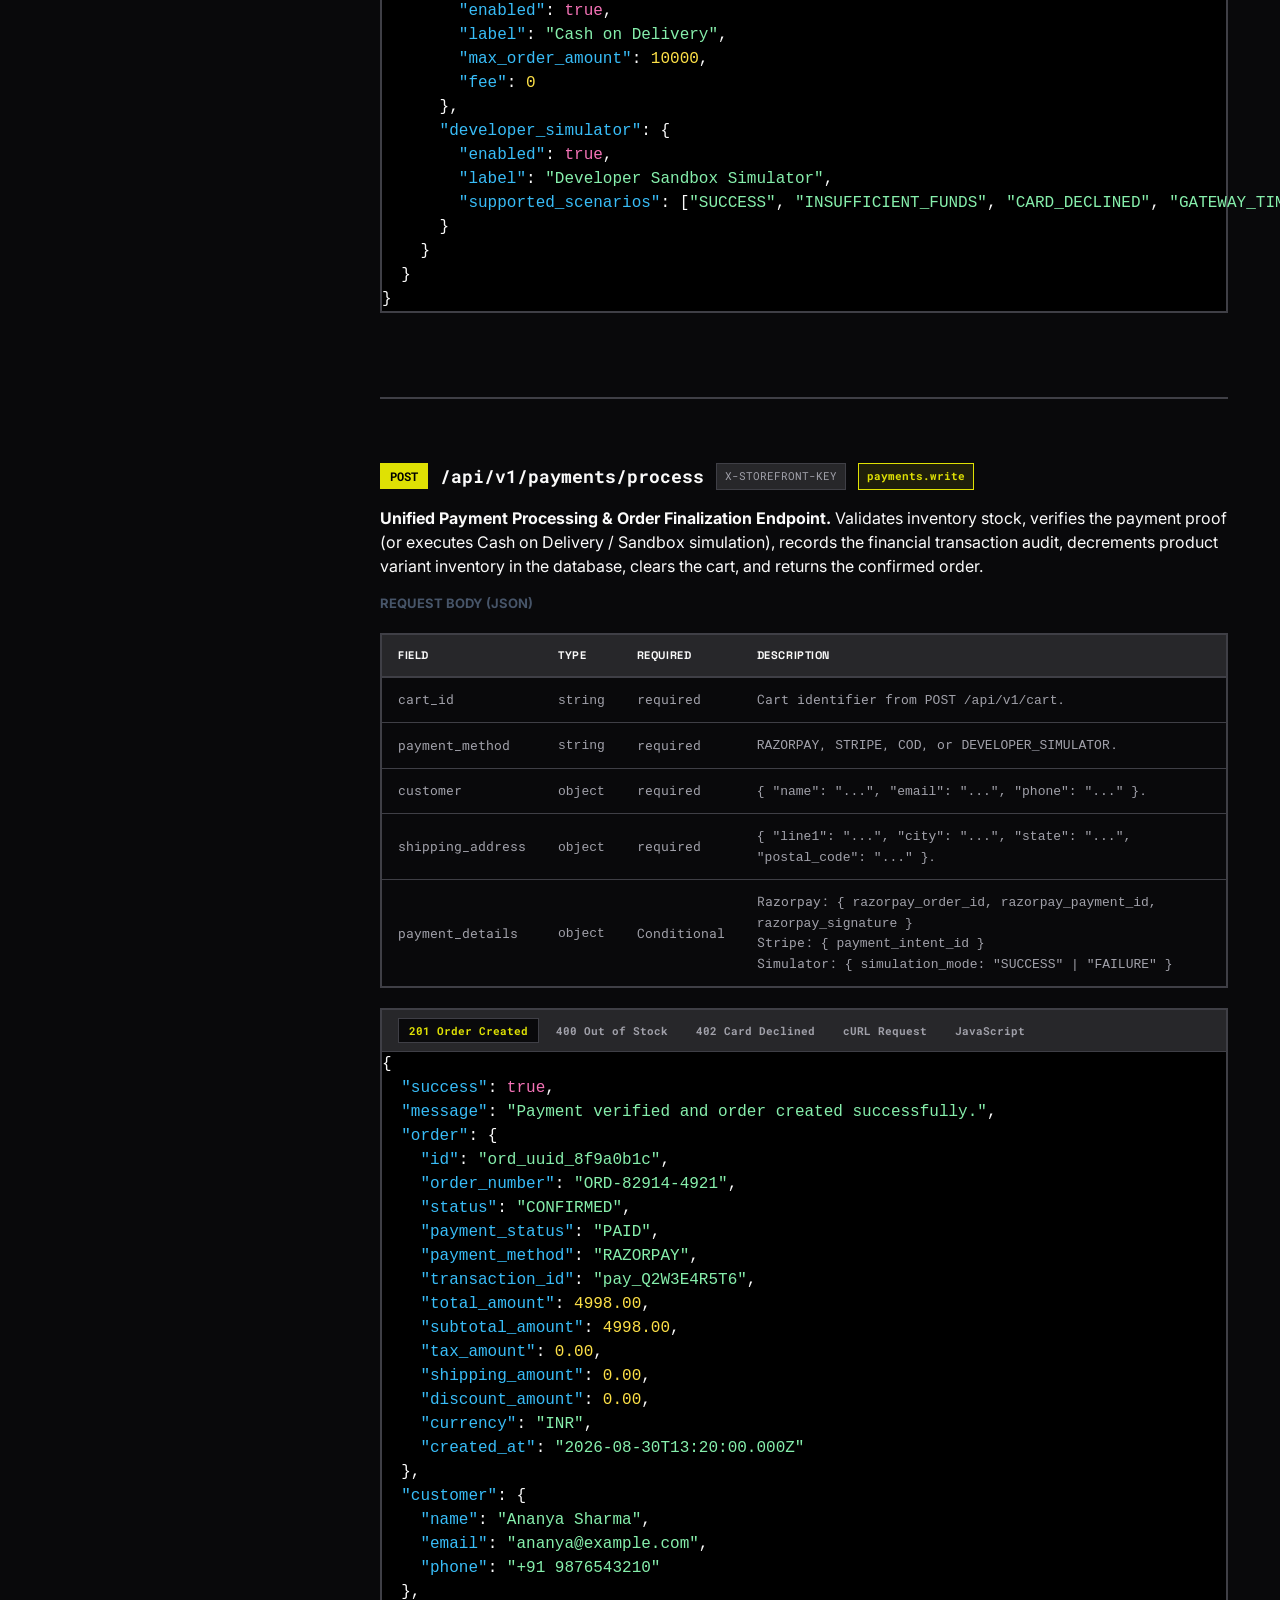
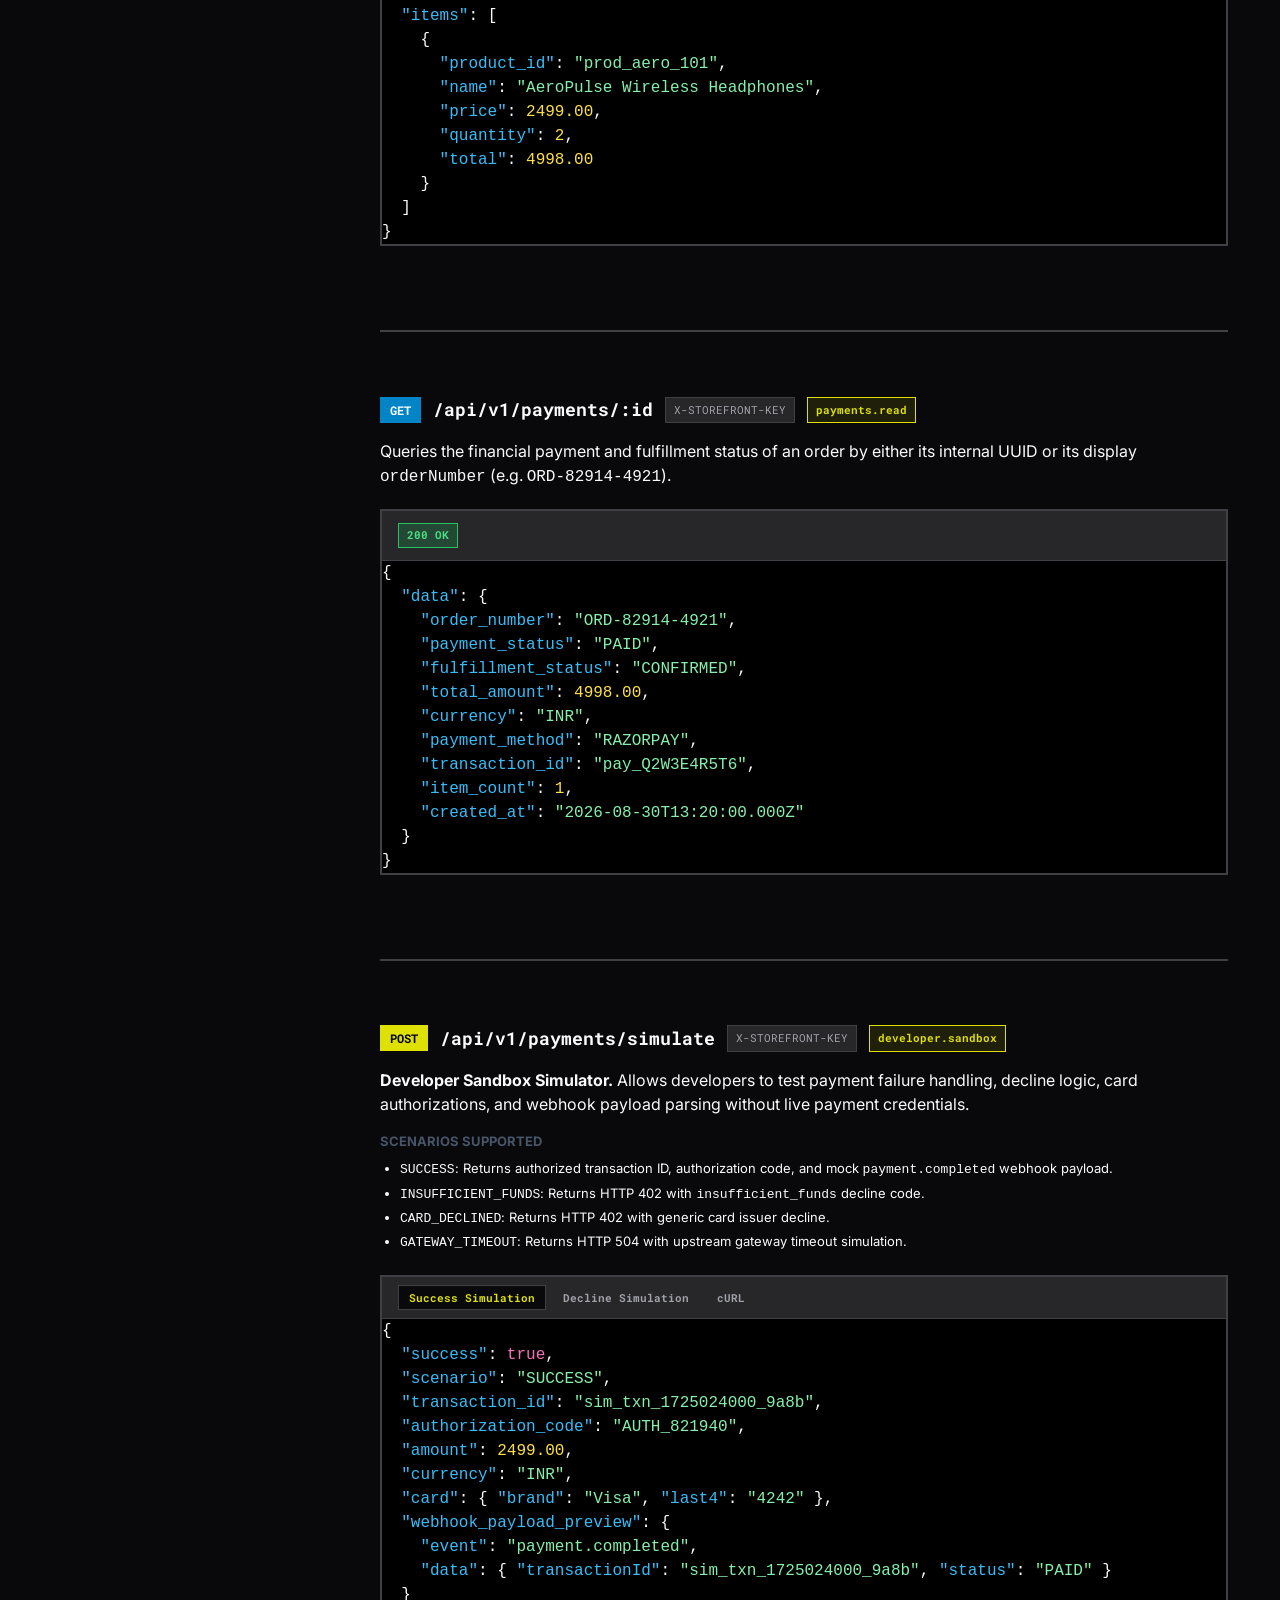
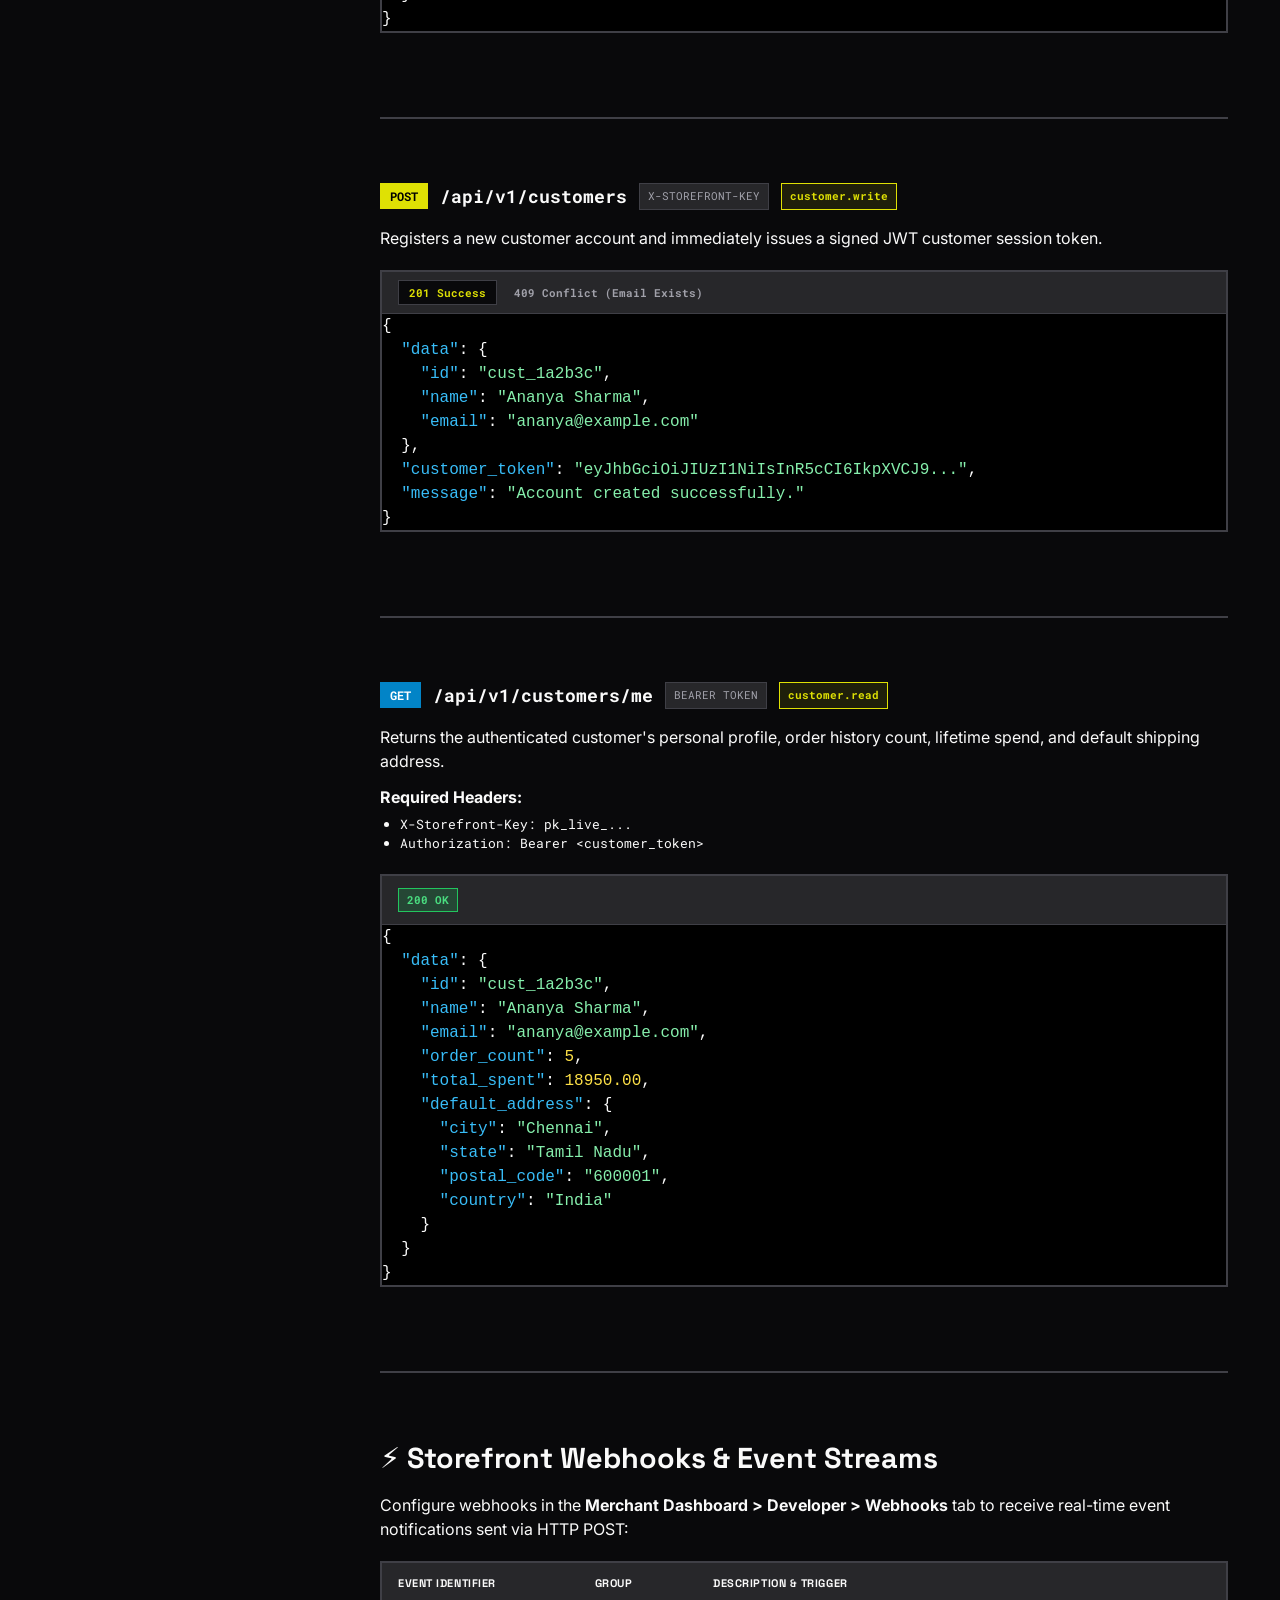
<file: docs.html>
<!DOCTYPE html>
<html lang="en">

<head>
  <meta charset="UTF-8">
  <meta name="viewport" content="width=device-width, initial-scale=1.0">
  <title>Developer REST API Documentation (/api/v1) — OmniStore CMS</title>
  <meta name="description"
    content="Complete interactive API reference and integration guide for OmniStore Developer API (/api/v1). Store metadata, products, collections, search, cart, checkout, and customer endpoints.">
  <link rel="stylesheet" href="index.css">
  <link rel="icon"
    href="data:image/svg+xml,<svg xmlns=%22http://www.w3.org/2000/svg%22 viewBox=%220 0 100 100%22><text y=%22.9em%22 font-size=%2290%22>⚡</text></svg>">
  <style>
    /* Inline helper enhancements for docs */
    .docs-nav-link.active-scroll {
      background: var(--accent) !important;
      color: var(--accent-fg) !important;
      font-weight: 700 !important;
    }
    .json-key { color: #38bdf8; }
    .json-string { color: #86efac; }
    .json-number { color: #fde047; }
    .json-boolean { color: #f472b6; }
    .json-null { color: #94a3b8; }
    .tab-nav {
      display: flex;
      gap: 6px;
      padding: 8px 16px;
      background: var(--muted);
      border-bottom: 1px solid var(--border);
    }
    .tab-btn-doc {
      background: transparent;
      border: 1px solid transparent;
      color: var(--muted-fg);
      font-family: var(--font-mono);
      font-size: 11px;
      font-weight: 700;
      padding: 4px 10px;
      cursor: pointer;
      transition: all 0.15s;
    }
    .tab-btn-doc.active {
      background: var(--bg);
      border-color: var(--border);
      color: var(--accent);
    }
    .tab-pane {
      display: none;
    }
    .tab-pane.active {
      display: block;
    }
    .sandbox-card {
      background: var(--card-bg);
      border: 2px solid var(--border);
      padding: 16px 20px;
      margin: 16px 0;
    }
    .sandbox-input {
      font-family: var(--font-mono);
      font-size: 12px;
      padding: 8px 12px;
      border: 1px solid var(--border);
      width: 100%;
      background: var(--bg);
      color: var(--fg);
    }
  </style>
</head>

<body>

  <!-- Floating Navigation Bar -->
  <div class="navbar-wrapper">
    <nav class="navbar">
      <div class="nav-container">
        <!-- Logo Lockup -->
        <a href="index.html" class="brand-logo">
          <div class="brand-icon-box">⚡</div>
          <span class="brand-text">OMNISTORE // CMS</span>
        </a>

        <!-- Centered Nav Links -->
        <ul class="nav-links">
          <li><a href="index.html">Home</a></li>
          <li><a href="index.html#features">Features</a></li>
          <li><a href="index.html#developer-api">API Engine</a></li>
          <li><a href="developer-guide.html">Dev Guide</a></li>
          <li><a href="docs.html" class="active">REST Docs</a></li>
          <li><a href="index.html#pricing">Pricing</a></li>
        </ul>

        <!-- Nav Actions -->
        <div class="nav-actions">
          <a href="http://localhost:3000/developer" class="btn btn-secondary" style="font-size: 11px; padding: 8px 14px;">Developer Studio</a>
          <a href="#quick-start" class="btn btn-primary" style="font-size: 11px; padding: 8px 16px;">
            <span>Quick Start ↗</span>
          </a>
        </div>
      </div>
    </nav>
  </div>

  <!-- Mobile Sidebar Toggle -->
  <div style="padding: 12px 24px; background: var(--card-bg); border-bottom: 2px solid var(--border); display: flex; align-items: center; justify-content: space-between;" class="hide-on-desktop">
    <button onclick="toggleMobileSidebar()" class="btn btn-secondary" style="padding: 6px 12px; font-size: 11px;">
      ☰ API Endpoints
    </button>
    <span style="font-family: var(--font-mono); font-size: 12px; font-weight: 700; color: var(--accent);">
      BASE: http://localhost:5002/api/v1
    </span>
  </div>

  <!-- Docs Layout: Sidebar + Main Content -->
  <div class="container docs-layout">

    <!-- Sticky Left Sidebar Navigation -->
    <aside class="docs-sidebar" id="docs-sidebar">
      <input type="text" id="docs-search-input" class="docs-sidebar-search" placeholder="🔍 Filter endpoints..." onkeyup="filterDocsNav()">

      <!-- Section: Getting Started -->
      <div class="docs-nav-group">
        <div class="docs-group-title">Getting Started</div>
        <a href="#quick-start" class="docs-nav-link">🚀 Quick Start & Base URL</a>
        <a href="#authentication" class="docs-nav-link">🔐 API Authentication</a>
        <a href="#cart-flow" class="docs-nav-link">🛒 Cart-to-Checkout Flow</a>
        <a href="#errors" class="docs-nav-link">⚠️ Error Handling Matrix</a>
      </div>

      <!-- Section: Store API -->
      <div class="docs-nav-group">
        <div class="docs-group-title">1. Store API</div>
        <a href="#get-store" class="docs-nav-link">
          <span class="method-pill get">GET</span>
          <span>/api/v1/store</span>
        </a>
      </div>

      <!-- Section: Products API -->
      <div class="docs-nav-group">
        <div class="docs-group-title">2. Products API</div>
        <a href="#get-products" class="docs-nav-link">
          <span class="method-pill get">GET</span>
          <span>/api/v1/products</span>
        </a>
        <a href="#get-product-by-id" class="docs-nav-link">
          <span class="method-pill get">GET</span>
          <span>/api/v1/products/:id</span>
        </a>
      </div>

      <!-- Section: Collections API -->
      <div class="docs-nav-group">
        <div class="docs-group-title">3. Collections API</div>
        <a href="#get-collections" class="docs-nav-link">
          <span class="method-pill get">GET</span>
          <span>/api/v1/collections</span>
        </a>
        <a href="#get-collection-by-id" class="docs-nav-link">
          <span class="method-pill get">GET</span>
          <span>/api/v1/collections/:id</span>
        </a>
        <a href="#get-collection-products" class="docs-nav-link">
          <span class="method-pill get">GET</span>
          <span>/collections/:id/products</span>
        </a>
      </div>

      <!-- Section: Categories API -->
      <div class="docs-nav-group">
        <div class="docs-group-title">4. Categories API</div>
        <a href="#get-categories" class="docs-nav-link">
          <span class="method-pill get">GET</span>
          <span>/api/v1/categories</span>
        </a>
        <a href="#get-category-by-id" class="docs-nav-link">
          <span class="method-pill get">GET</span>
          <span>/api/v1/categories/:id</span>
        </a>
      </div>

      <!-- Section: Unified Search API -->
      <div class="docs-nav-group">
        <div class="docs-group-title">5. Search API</div>
        <a href="#search" class="docs-nav-link">
          <span class="method-pill get">GET</span>
          <span>/api/v1/search</span>
        </a>
      </div>

      <!-- Section: Cart Engine API -->
      <div class="docs-nav-group">
        <div class="docs-group-title">6. Cart Engine API</div>
        <a href="#post-cart" class="docs-nav-link">
          <span class="method-pill post">POST</span>
          <span>/api/v1/cart</span>
        </a>
        <a href="#get-cart" class="docs-nav-link">
          <span class="method-pill get">GET</span>
          <span>/api/v1/cart/:id</span>
        </a>
        <a href="#add-cart-item" class="docs-nav-link">
          <span class="method-pill post">POST</span>
          <span>/api/v1/cart/:id/items</span>
        </a>
        <a href="#patch-cart-item" class="docs-nav-link">
          <span class="method-pill patch">PATCH</span>
          <span>/cart/:id/items/:itemId</span>
        </a>
        <a href="#delete-cart-item" class="docs-nav-link">
          <span class="method-pill delete">DEL</span>
          <span>/cart/:id/items/:itemId</span>
        </a>
      </div>

      <!-- Section: Checkout API -->
      <div class="docs-nav-group">
        <div class="docs-group-title">7. Checkout API</div>
        <a href="#post-checkout" class="docs-nav-link">
          <span class="method-pill post">POST</span>
          <span>/api/v1/checkout</span>
        </a>
        <a href="#get-checkout" class="docs-nav-link">
          <span class="method-pill get">GET</span>
          <span>/api/v1/checkout/:id</span>
        </a>
      </div>

      <!-- Section: Payments API (Developer API) -->
      <div class="docs-nav-group">
        <div class="docs-group-title">8. Payments API</div>
        <a href="#payment-methods" class="docs-nav-link">
          <span class="method-pill get">GET</span>
          <span>/payments/methods</span>
        </a>
        <a href="#payment-process" class="docs-nav-link">
          <span class="method-pill post">POST</span>
          <span>/payments/process</span>
        </a>
        <a href="#payment-status" class="docs-nav-link">
          <span class="method-pill get">GET</span>
          <span>/payments/:id</span>
        </a>
        <a href="#payment-simulate" class="docs-nav-link">
          <span class="method-pill post">POST</span>
          <span>/payments/simulate</span>
        </a>
      </div>

      <!-- Section: Customer API -->
      <div class="docs-nav-group">
        <div class="docs-group-title">9. Customer API</div>
        <a href="#customer-register" class="docs-nav-link">
          <span class="method-pill post">POST</span>
          <span>/api/v1/customers</span>
        </a>
        <a href="#customer-login" class="docs-nav-link">
          <span class="method-pill post">POST</span>
          <span>/customers/login</span>
        </a>
        <a href="#customer-me" class="docs-nav-link">
          <span class="method-pill get">GET</span>
          <span>/customers/me</span>
        </a>
        <a href="#customer-me-patch" class="docs-nav-link">
          <span class="method-pill patch">PATCH</span>
          <span>/customers/me</span>
        </a>
      </div>

      <!-- Section: Webhooks -->
      <div class="docs-nav-group">
        <div class="docs-group-title">10. Webhooks & Events</div>
        <a href="#webhooks" class="docs-nav-link">⚡ Storefront Events</a>
      </div>
    </aside>

    <!-- Main Content Area -->
    <main class="docs-content">

      <!-- HEADER BANNER -->
      <div style="margin-bottom: 40px; padding-bottom: 24px; border-bottom: 2px solid var(--color-forest-ink);">
        <div class="tagline-badge" style="background: var(--color-highlighter-yellow);">📚 Developer REST API Specification</div>
        <h1 style="font-family: var(--font-bricolage-grotesque); font-size: clamp(2rem, 4vw, 2.8rem); font-weight: 800; line-height: 1.1; margin: 12px 0 8px 0;">
          Developer Storefront API Documentation
        </h1>
        <p style="font-size: 16px; opacity: 0.85; line-height: 1.6;">
          Complete technical reference for building on top of OmniStore. All endpoints run on <strong>port 5002</strong> under the prefix <code>/api/v1</code>, authenticated via your public storefront key.
        </p>
      </div>

      <!-- ── SECTION: QUICK START ─────────────────────────────────────────── -->
      <section class="doc-section" id="quick-start">
        <h2 style="font-family: var(--font-bricolage-grotesque); font-size: 1.8rem; font-weight: 800; margin-bottom: 12px;">
          🚀 Quick Start & Base URL
        </h2>
        <p>
          Every store deployed on the platform exposes the Developer API. In local development, the API listens on port <strong>5002</strong>. In production, requests are routed through your store's custom domain or platform subdomain.
        </p>

        <div class="code-block" style="background: #ffffff; border: 1px solid var(--color-forest-ink); border-radius: 8px; padding: 14px 18px; margin: 16px 0;">
          <div style="font-size: 11px; text-transform: uppercase; font-weight: 700; color: #64748b; margin-bottom: 6px;">Base Endpoint URL</div>
          <div style="font-family: var(--font-roboto-mono); font-size: 15px; font-weight: 700; color: #166534;">
            http://localhost:5002/api/v1
          </div>
        </div>

        <h3 style="font-family: var(--font-bricolage-grotesque); font-size: 1.2rem; font-weight: 800; margin: 24px 0 10px 0;">
          Self-Describing API Root
        </h3>
        <p>
          Send a GET request to <code>/api/v1/</code> with your key to retrieve the live directory of available endpoints and API metadata:
        </p>

        <div class="response-card">
          <div class="response-header">
            <span class="status-badge status-200">GET /api/v1/ • 200 OK</span>
            <button class="terminal-copy-btn" onclick="copySnippet('api-root-res')">Copy JSON</button>
          </div>
          <div class="terminal-body">
            <pre id="api-root-res">{
  <span class="json-key">"name"</span>: <span class="json-string">"Shoppify Developer API"</span>,
  <span class="json-key">"version"</span>: <span class="json-string">"v1"</span>,
  <span class="json-key">"base_url"</span>: <span class="json-string">"/api/v1"</span>,
  <span class="json-key">"authentication"</span>: {
    <span class="json-key">"storefront_key"</span>: <span class="json-string">"Pass your Storefront API key in X-Storefront-Key header (pk_live_xxx)"</span>,
    <span class="json-key">"customer_token"</span>: <span class="json-string">"For customer-specific endpoints, pass: Authorization: Bearer &lt;customer_token&gt;"</span>
  }
}</pre>
          </div>
        </div>
      </section>

      <!-- ── SECTION: AUTHENTICATION ──────────────────────────────────────── -->
      <section class="doc-section" id="authentication">
        <h2 style="font-family: var(--font-bricolage-grotesque); font-size: 1.8rem; font-weight: 800; margin-bottom: 12px;">
          🔐 API Authentication
        </h2>
        <p>
          Authentication ensures requests are routed to the appropriate store tenant and that rate limits are enforced. The Developer API utilizes two distinct authentication tiers:
        </p>

        <table class="doc-table">
          <thead>
            <tr>
              <th>Auth Type</th>
              <th>Header Name</th>
              <th>Example Value</th>
              <th>Applies To</th>
            </tr>
          </thead>
          <tbody>
            <tr>
              <td><strong>Public Storefront Key</strong></td>
              <td><code>X-Storefront-Key</code></td>
              <td><code>pk_live_9a8b7c6d5e4f3a2b1c...</code></td>
              <td><strong>Every Request</strong> (Store, Products, Collections, Cart, Checkout)</td>
            </tr>
            <tr>
              <td><strong>Customer Session Token</strong></td>
              <td><code>Authorization</code></td>
              <td><code>Bearer eyJhbGciOiJIUzI1...</code></td>
              <td>Customer authenticated endpoints (<code>/customers/me</code>)</td>
            </tr>
          </tbody>
        </table>

        <div style="background: var(--color-whisper-gray); border-left: 4px solid var(--color-terracotta); padding: 14px 18px; border-radius: 0 8px 8px 0; margin: 20px 0; font-size: 13px;">
          <strong>Security Guarantee:</strong> <code>pk_live_...</code> keys are strictly scoped to public-facing storefront endpoints. They cannot perform administrative store updates, delete orders, view merchant bank payouts, or modify merchant credentials.
        </div>
      </section>

      <!-- ── SECTION: CART-TO-CHECKOUT FLOW ───────────────────────────────── -->
      <section class="doc-section" id="cart-flow">
        <h2 style="font-family: var(--font-bricolage-grotesque); font-size: 1.8rem; font-weight: 800; margin-bottom: 12px;">
          🛒 End-to-End Integration Walkthrough
        </h2>
        <p>
          Here is how to implement a complete, headless shopping journey from product discovery to payment capture:
        </p>

        <div style="display: flex; flex-direction: column; gap: 14px; margin: 20px 0;">
          <div style="display: flex; gap: 14px; background: #ffffff; padding: 16px; border: 1px solid var(--color-forest-ink); border-radius: 8px;">
            <div style="width: 28px; height: 28px; border-radius: 50%; background: var(--color-highlighter-yellow); font-weight: 800; display: flex; align-items: center; justify-content: center; flex-shrink: 0;">1</div>
            <div>
              <strong>Create an Empty Cart</strong>: Call <code>POST /api/v1/cart</code>. Store the returned <code>cart_id</code> in the user's browser (e.g. <code>localStorage</code>).
            </div>
          </div>

          <div style="display: flex; gap: 14px; background: #ffffff; padding: 16px; border: 1px solid var(--color-forest-ink); border-radius: 8px;">
            <div style="width: 28px; height: 28px; border-radius: 50%; background: var(--color-sticky-note-teal); font-weight: 800; display: flex; align-items: center; justify-content: center; flex-shrink: 0;">2</div>
            <div>
              <strong>Add Items to Cart</strong>: Call <code>POST /api/v1/cart/:id/items</code> with <code>product_id</code>, <code>variant_id</code> (if applicable), and <code>quantity</code>. Real-time inventory is verified.
            </div>
          </div>

          <div style="display: flex; gap: 14px; background: #ffffff; padding: 16px; border: 1px solid var(--color-forest-ink); border-radius: 8px;">
            <div style="width: 28px; height: 28px; border-radius: 50%; background: var(--color-sticky-note-mint); font-weight: 800; display: flex; align-items: center; justify-content: center; flex-shrink: 0;">3</div>
            <div>
              <strong>Initiate Checkout Session</strong>: Call <code>POST /api/v1/checkout</code> with <code>cart_id</code>, customer email/name, and shipping address. The system computes subtotal, taxes, shipping, coupon discounts, and returns live payment gateway identifiers (Razorpay Order ID, Stripe Publishable Key).
            </div>
          </div>

          <div style="display: flex; gap: 14px; background: #ffffff; padding: 16px; border: 1px solid var(--color-forest-ink); border-radius: 8px;">
            <div style="width: 28px; height: 28px; border-radius: 50%; background: var(--color-sticky-note-blush); font-weight: 800; display: flex; align-items: center; justify-content: center; flex-shrink: 0;">4</div>
            <div>
              <strong>Capture Payment & Listen for Webhook</strong>: Initialize Razorpay.js or Stripe Elements using the returned IDs. When payment captures, your backend receives a signed <code>checkout.completed</code> webhook!
            </div>
          </div>
        </div>
      </section>

      <!-- ── SECTION: ERROR CODES MATRIX ─────────────────────────────────── -->
      <section class="doc-section" id="errors">
        <h2 style="font-family: var(--font-bricolage-grotesque); font-size: 1.8rem; font-weight: 800; margin-bottom: 12px;">
          ⚠️ Error Handling Matrix
        </h2>
        <p>
          All error responses return a standardized JSON envelope with an <code>error</code> category and a descriptive <code>message</code>:
        </p>

        <div class="code-block" style="background: #020617; border-radius: 6px; padding: 12px; margin: 12px 0;">
          <pre style="color: #f87171;">{
  <span class="json-key">"error"</span>: <span class="json-string">"Out of Stock"</span>,
  <span class="json-key">"message"</span>: <span class="json-string">"Only 1 unit(s) of \"AeroPulse Headphones\" are available."</span>
}</pre>
        </div>

        <table class="doc-table">
          <thead>
            <tr>
              <th>Status Code</th>
              <th>Error Category</th>
              <th>Typical Cause</th>
              <th>Resolution Guide</th>
            </tr>
          </thead>
          <tbody>
            <tr>
              <td><span class="status-badge status-400">400 Bad Request</span></td>
              <td><code>Bad Request</code> / <code>Out of Stock</code></td>
              <td>Missing required fields, requested quantity exceeds stock, cart is empty.</td>
              <td>Inspect <code>message</code> field. Adjust quantity or supply required parameters.</td>
            </tr>
            <tr>
              <td><span class="status-badge status-400">401 Unauthorized</span></td>
              <td><code>Unauthorized</code></td>
              <td>Missing or malformed <code>X-Storefront-Key</code>, or expired customer token.</td>
              <td>Ensure key begins with <code>pk_live_</code> or <code>pk_test_</code>. Re-authenticate customer.</td>
            </tr>
            <tr>
              <td><span class="status-badge status-400">403 Forbidden</span></td>
              <td><code>Forbidden</code></td>
              <td>Enterprise plan upgrade required, or customer JWT used for admin task.</td>
              <td>Check store plan in Merchant Admin > Pricing & Billing.</td>
            </tr>
            <tr>
              <td><span class="status-badge status-404">404 Not Found</span></td>
              <td><code>Not Found</code></td>
              <td>Product ID, category slug, or cart token does not exist.</td>
              <td>Verify slug or ID against <code>/api/v1/products</code> or <code>/api/v1/collections</code>.</td>
            </tr>
            <tr>
              <td><span class="status-badge status-400">409 Conflict</span></td>
              <td><code>Conflict</code></td>
              <td>Customer email address already registered.</td>
              <td>Prompt user to login via <code>POST /api/v1/customers/login</code> instead.</td>
            </tr>
            <tr>
              <td><span class="status-badge status-500">500 Server Error</span></td>
              <td><code>Internal Server Error</code></td>
              <td>Database connectivity interruption or unhandled exception.</td>
              <td>Implement exponential backoff retry. Contact technical support if persistent.</td>
            </tr>
          </tbody>
        </table>
      </section>

      <!-- ── 1. STORE API ────────────────────────────────────────────────── -->
      <section class="doc-section" id="get-store">
        <div class="doc-endpoint-header">
          <span class="method-pill get">GET</span>
          <span class="doc-endpoint-path">/api/v1/store</span>
          <span class="doc-auth-badge">X-Storefront-Key</span>
          <span class="pill-scope">store.read</span>
        </div>
        <p>
          Returns public-facing store profile data including name, currency, logo, banner announcements, theme primary colors, and social media URLs.
        </p>

        <!-- Tabs: Response, Failure, cURL, JS -->
        <div class="response-card">
          <div class="tab-nav">
            <button class="tab-btn-doc active" onclick="switchDocTab(this, 'store-success')">200 Success</button>
            <button class="tab-btn-doc" onclick="switchDocTab(this, 'store-failure')">401 Failure</button>
            <button class="tab-btn-doc" onclick="switchDocTab(this, 'store-curl')">cURL</button>
            <button class="tab-btn-doc" onclick="switchDocTab(this, 'store-js')">JavaScript</button>
          </div>

          <div class="terminal-body">
            <div class="tab-pane active" id="store-success">
              <pre>{
  <span class="json-key">"data"</span>: {
    <span class="json-key">"id"</span>: <span class="json-string">"store_7f8a9b0c"</span>,
    <span class="json-key">"name"</span>: <span class="json-string">"My Fashion Store"</span>,
    <span class="json-key">"slug"</span>: <span class="json-string">"my-fashion-store"</span>,
    <span class="json-key">"currency"</span>: <span class="json-string">"INR"</span>,
    <span class="json-key">"country"</span>: <span class="json-string">"IN"</span>,
    <span class="json-key">"logo"</span>: <span class="json-string">"https://cdn.example.com/logo.webp"</span>,
    <span class="json-key">"theme"</span>: {
      <span class="json-key">"activeTemplate"</span>: <span class="json-string">"nova"</span>,
      <span class="json-key">"primaryColor"</span>: <span class="json-string">"#4f46e5"</span>,
      <span class="json-key">"secondaryColor"</span>: <span class="json-string">"#06b6d4"</span>
    },
    <span class="json-key">"announcement"</span>: <span class="json-string">"Free shipping on all prepaid orders above ₹999!"</span>,
    <span class="json-key">"social_links"</span>: {
      <span class="json-key">"instagram"</span>: <span class="json-string">"https://instagram.com/myfashion"</span>,
      <span class="json-key">"twitter"</span>: <span class="json-string">"https://twitter.com/myfashion"</span>
    }
  }
}</pre>
            </div>

            <div class="tab-pane" id="store-failure">
              <pre>{
  <span class="json-key">"error"</span>: <span class="json-string">"Unauthorized"</span>,
  <span class="json-key">"message"</span>: <span class="json-string">"Missing or invalid API key. Pass your Storefront API key in the X-Storefront-Key header."</span>,
  <span class="json-key">"docs"</span>: <span class="json-string">"/api/v1/docs"</span>
}</pre>
            </div>

            <div class="tab-pane" id="store-curl">
              <pre>curl -X GET "http://localhost:5002/api/v1/store" \
  -H "X-Storefront-Key: pk_live_9a8b7c6d5e4f3a2b1c0d9e8f7a6b5c4d94f2" \
  -H "Content-Type: application/json"</pre>
            </div>

            <div class="tab-pane" id="store-js">
              <pre>const res = await fetch("http://localhost:5002/api/v1/store", {
  headers: {
    "X-Storefront-Key": "pk_live_9a8b7c6d5e4f3a2b1c0d9e8f7a6b5c4d94f2"
  }
});
const { data } = await res.json();
console.log(data.name, data.currency, data.theme);</pre>
            </div>
          </div>
        </div>
      </section>

      <!-- ── 2. PRODUCTS API ─────────────────────────────────────────────── -->
      <section class="doc-section" id="get-products">
        <div class="doc-endpoint-header">
          <span class="method-pill get">GET</span>
          <span class="doc-endpoint-path">/api/v1/products</span>
          <span class="doc-auth-badge">X-Storefront-Key</span>
          <span class="pill-scope">products.read</span>
        </div>
        <p>
          Queries the store catalog with full-text search, category/collection filtering, price brackets, stock availability, and multi-field sorting.
        </p>

        <h4 style="font-size: 13px; font-weight: 700; text-transform: uppercase; margin: 16px 0 6px 0; color: #475569;">
          Query Parameters
        </h4>
        <table class="doc-table">
          <thead>
            <tr>
              <th>Parameter</th>
              <th>Type</th>
              <th>Default</th>
              <th>Description & Values</th>
            </tr>
          </thead>
          <tbody>
            <tr>
              <td><span class="param-name">search / q</span></td>
              <td><code>string</code></td>
              <td><code>""</code></td>
              <td>Full-text search query across title, description, SKU, brand, and tags.</td>
            </tr>
            <tr>
              <td><span class="param-name">category</span></td>
              <td><code>string</code></td>
              <td><code>null</code></td>
              <td>Filter by category title (e.g. <code>Footwear</code>, <code>Electronics</code>).</td>
            </tr>
            <tr>
              <td><span class="param-name">collection</span></td>
              <td><code>string</code></td>
              <td><code>null</code></td>
              <td>Filter by collection name (e.g. <code>Summer Sale</code>).</td>
            </tr>
            <tr>
              <td><span class="param-name">minPrice / maxPrice</span></td>
              <td><code>number</code></td>
              <td><code>null</code></td>
              <td>Filter products within a numerical price range.</td>
            </tr>
            <tr>
              <td><span class="param-name">availability</span></td>
              <td><code>string</code></td>
              <td><code>all</code></td>
              <td>Filter by stock: <code>in_stock</code> or <code>out_of_stock</code>.</td>
            </tr>
            <tr>
              <td><span class="param-name">sort</span></td>
              <td><code>string</code></td>
              <td><code>newest</code></td>
              <td><code>price_asc</code>, <code>price_desc</code>, <code>newest</code>, <code>name</code>.</td>
            </tr>
            <tr>
              <td><span class="param-name">page / limit</span></td>
              <td><code>number</code></td>
              <td><code>1 / 20</code></td>
              <td>Pagination controls (maximum limit is <code>100</code>).</td>
            </tr>
          </tbody>
        </table>

        <!-- Tabs -->
        <div class="response-card">
          <div class="tab-nav">
            <button class="tab-btn-doc active" onclick="switchDocTab(this, 'products-success')">200 Success</button>
            <button class="tab-btn-doc" onclick="switchDocTab(this, 'products-curl')">cURL</button>
            <button class="tab-btn-doc" onclick="switchDocTab(this, 'products-js')">JavaScript</button>
          </div>

          <div class="terminal-body">
            <div class="tab-pane active" id="products-success">
              <pre>{
  <span class="json-key">"data"</span>: [
    {
      <span class="json-key">"id"</span>: <span class="json-string">"prod_aero_101"</span>,
      <span class="json-key">"name"</span>: <span class="json-string">"AeroPulse Wireless Headphones"</span>,
      <span class="json-key">"slug"</span>: <span class="json-string">"aeropulse-wireless-headphones"</span>,
      <span class="json-key">"price"</span>: <span class="json-number">2499.00</span>,
      <span class="json-key">"compare_at_price"</span>: <span class="json-number">3499.00</span>,
      <span class="json-key">"sku"</span>: <span class="json-string">"AERO-BLK-01"</span>,
      <span class="json-key">"image"</span>: <span class="json-string">"https://cdn.example.com/headphone-main.webp"</span>,
      <span class="json-key">"available"</span>: <span class="json-boolean">true</span>,
      <span class="json-key">"inventory"</span>: <span class="json-number">47</span>,
      <span class="json-key">"brand"</span>: <span class="json-string">"AeroAudio"</span>,
      <span class="json-key">"category"</span>: <span class="json-string">"Electronics"</span>,
      <span class="json-key">"variants"</span>: [
        { <span class="json-key">"id"</span>: <span class="json-string">"var_black"</span>, <span class="json-key">"name"</span>: <span class="json-string">"Midnight Black"</span>, <span class="json-key">"price"</span>: <span class="json-number">2499</span>, <span class="json-key">"inventory"</span>: <span class="json-number">25</span> },
        { <span class="json-key">"id"</span>: <span class="json-string">"var_silver"</span>, <span class="json-key">"name"</span>: <span class="json-string">"Lunar Silver"</span>, <span class="json-key">"price"</span>: <span class="json-number">2499</span>, <span class="json-key">"inventory"</span>: <span class="json-number">22</span> }
      ]
    }
  ],
  <span class="json-key">"pagination"</span>: {
    <span class="json-key">"page"</span>: <span class="json-number">1</span>,
    <span class="json-key">"limit"</span>: <span class="json-number">20</span>,
    <span class="json-key">"total"</span>: <span class="json-number">148</span>,
    <span class="json-key">"total_pages"</span>: <span class="json-number">8</span>,
    <span class="json-key">"has_next"</span>: <span class="json-boolean">true</span>,
    <span class="json-key">"has_prev"</span>: <span class="json-boolean">false</span>
  }
}</pre>
            </div>

            <div class="tab-pane" id="products-curl">
              <pre>curl -X GET "http://localhost:5002/api/v1/products?collection=shirts&availability=in_stock&sort=price_asc&limit=20" \
  -H "X-Storefront-Key: pk_live_YOUR_KEY"</pre>
            </div>

            <div class="tab-pane" id="products-js">
              <pre>const res = await fetch("http://localhost:5002/api/v1/products?limit=12", {
  headers: { "X-Storefront-Key": "pk_live_YOUR_KEY" }
});
const { data: products, pagination } = await res.json();</pre>
            </div>
          </div>
        </div>
      </section>

      <!-- ── 2B. GET PRODUCT BY ID ───────────────────────────────────────── -->
      <section class="doc-section" id="get-product-by-id">
        <div class="doc-endpoint-header">
          <span class="method-pill get">GET</span>
          <span class="doc-endpoint-path">/api/v1/products/:id</span>
          <span class="doc-auth-badge">X-Storefront-Key</span>
          <span class="pill-scope">products.read</span>
        </div>
        <p>
          Looks up a single active product by either its unique UUID or its SEO-friendly <code>urlSlug</code>.
        </p>

        <h4 style="font-size: 13px; font-weight: 700; text-transform: uppercase; margin: 16px 0 6px 0; color: #475569;">Path Parameters</h4>
        <table class="doc-table">
          <thead><tr><th>Parameter</th><th>Type</th><th>Description</th></tr></thead>
          <tbody>
            <tr>
              <td><span class="param-name">id</span><span class="param-required">required</span></td>
              <td><code>string</code></td>
              <td>Product UUID (e.g. <code>prod_aero_101</code>) or URL slug (e.g. <code>aeropulse-wireless-headphones</code>).</td>
            </tr>
          </tbody>
        </table>

        <!-- Tabs -->
        <div class="response-card">
          <div class="tab-nav">
            <button class="tab-btn-doc active" onclick="switchDocTab(this, 'product-id-success')">200 Success</button>
            <button class="tab-btn-doc" onclick="switchDocTab(this, 'product-id-404')">404 Not Found</button>
          </div>
          <div class="terminal-body">
            <div class="tab-pane active" id="product-id-success">
              <pre>{
  <span class="json-key">"data"</span>: {
    <span class="json-key">"id"</span>: <span class="json-string">"prod_aero_101"</span>,
    <span class="json-key">"name"</span>: <span class="json-string">"AeroPulse Wireless Headphones"</span>,
    <span class="json-key">"slug"</span>: <span class="json-string">"aeropulse-wireless-headphones"</span>,
    <span class="json-key">"price"</span>: <span class="json-number">2499.00</span>,
    <span class="json-key">"description"</span>: <span class="json-string">"Active Noise Cancellation with 40-hour battery life."</span>,
    <span class="json-key">"tax"</span>: { <span class="json-key">"taxable"</span>: <span class="json-boolean">true</span>, <span class="json-key">"rate"</span>: <span class="json-number">18.0</span> }
  }
}</pre>
            </div>
            <div class="tab-pane" id="product-id-404">
              <pre>{
  <span class="json-key">"error"</span>: <span class="json-string">"Not Found"</span>,
  <span class="json-key">"message"</span>: <span class="json-string">"Product \"invalid-slug-99\" not found."</span>
}</pre>
            </div>
          </div>
        </div>
      </section>

      <!-- ── 3. COLLECTIONS API ──────────────────────────────────────────── -->
      <section class="doc-section" id="get-collections">
        <div class="doc-endpoint-header">
          <span class="method-pill get">GET</span>
          <span class="doc-endpoint-path">/api/v1/collections</span>
          <span class="doc-auth-badge">X-Storefront-Key</span>
          <span class="pill-scope">collections.read</span>
        </div>
        <p>Lists all active collections with banner images, slugs, and description copy.</p>

        <div class="response-card">
          <div class="response-header">
            <span class="status-badge status-200">200 OK</span>
          </div>
          <div class="terminal-body">
            <pre>{
  <span class="json-key">"data"</span>: [
    {
      <span class="json-key">"id"</span>: <span class="json-string">"col_summer_22"</span>,
      <span class="json-key">"name"</span>: <span class="json-string">"Summer Collection 2026"</span>,
      <span class="json-key">"slug"</span>: <span class="json-string">"summer-collection-2026"</span>,
      <span class="json-key">"image"</span>: <span class="json-string">"https://cdn.example.com/summer.webp"</span>
    }
  ],
  <span class="json-key">"total"</span>: <span class="json-number">6</span>
}</pre>
          </div>
        </div>
      </section>

      <!-- ── 5. SEARCH API ───────────────────────────────────────────────── -->
      <section class="doc-section" id="search">
        <div class="doc-endpoint-header">
          <span class="method-pill get">GET</span>
          <span class="doc-endpoint-path">/api/v1/search</span>
          <span class="doc-auth-badge">X-Storefront-Key</span>
          <span class="pill-scope">search.read</span>
        </div>
        <p>
          Full-text unified search. Returns matching products, collections, and categories in a single request. Perfect for header search bars with instant dropdown autocomplete.
        </p>

        <h4 style="font-size: 13px; font-weight: 700; text-transform: uppercase; margin: 16px 0 6px 0; color: #475569;">Query Parameters</h4>
        <table class="doc-table">
          <thead><tr><th>Parameter</th><th>Type</th><th>Required</th><th>Description</th></tr></thead>
          <tbody>
            <tr>
              <td><span class="param-name">q / search</span></td>
              <td><code>string</code></td>
              <td><span class="param-required">required</span></td>
              <td>The search term (e.g. <code>shirt</code>, <code>shoes</code>, <code>electronics</code>).</td>
            </tr>
            <tr>
              <td><span class="param-name">limit</span></td>
              <td><code>number</code></td>
              <td>Optional (Default: <code>10</code>)</td>
              <td>Maximum product matches returned.</td>
            </tr>
          </tbody>
        </table>

        <!-- Tabs -->
        <div class="response-card">
          <div class="tab-nav">
            <button class="tab-btn-doc active" onclick="switchDocTab(this, 'search-success')">200 Response</button>
            <button class="tab-btn-doc" onclick="switchDocTab(this, 'search-curl')">cURL</button>
          </div>
          <div class="terminal-body">
            <div class="tab-pane active" id="search-success">
              <pre>{
  <span class="json-key">"query"</span>: <span class="json-string">"shirt"</span>,
  <span class="json-key">"products"</span>: [
    { <span class="json-key">"id"</span>: <span class="json-string">"prod_1"</span>, <span class="json-key">"name"</span>: <span class="json-string">"Casual Oxford Shirt"</span>, <span class="json-key">"price"</span>: <span class="json-number">1499.00</span>, <span class="json-key">"available"</span>: <span class="json-boolean">true</span> }
  ],
  <span class="json-key">"collections"</span>: [
    { <span class="json-key">"id"</span>: <span class="json-string">"col_1"</span>, <span class="json-key">"name"</span>: <span class="json-string">"Shirts & Tops"</span>, <span class="json-key">"slug"</span>: <span class="json-string">"shirts-tops"</span> }
  ],
  <span class="json-key">"categories"</span>: [
    { <span class="json-key">"id"</span>: <span class="json-string">"cat_1"</span>, <span class="json-key">"name"</span>: <span class="json-string">"Formal Wear"</span>, <span class="json-key">"slug"</span>: <span class="json-string">"formal-wear"</span> }
  ],
  <span class="json-key">"total"</span>: <span class="json-number">3</span>
}</pre>
            </div>
            <div class="tab-pane" id="search-curl">
              <pre>curl -X GET "http://localhost:5002/api/v1/search?q=shirt&limit=5" \
  -H "X-Storefront-Key: pk_live_YOUR_KEY"</pre>
            </div>
          </div>
        </div>
      </section>

      <!-- ── 6. CART ENGINE API ──────────────────────────────────────────── -->
      <section class="doc-section" id="post-cart">
        <div class="doc-endpoint-header">
          <span class="method-pill post">POST</span>
          <span class="doc-endpoint-path">/api/v1/cart</span>
          <span class="doc-auth-badge">X-Storefront-Key</span>
          <span class="pill-scope">cart.write</span>
        </div>
        <p>
          Initializes a new empty shopping cart session and returns a persistent <code>cart_id</code>.
        </p>

        <div class="response-card">
          <div class="response-header">
            <span class="status-badge status-201">201 Created</span>
          </div>
          <div class="terminal-body">
            <pre>{
  <span class="json-key">"data"</span>: {
    <span class="json-key">"cart_id"</span>: <span class="json-string">"cart_8f9a0b1c2d3e4f5a"</span>,
    <span class="json-key">"items"</span>: [],
    <span class="json-key">"item_count"</span>: <span class="json-number">0</span>,
    <span class="json-key">"subtotal"</span>: <span class="json-number">0.00</span>,
    <span class="json-key">"currency"</span>: <span class="json-string">"INR"</span>
  }
}</pre>
          </div>
        </div>
      </section>

      <!-- ADD CART ITEM -->
      <section class="doc-section" id="add-cart-item">
        <div class="doc-endpoint-header">
          <span class="method-pill post">POST</span>
          <span class="doc-endpoint-path">/api/v1/cart/:id/items</span>
          <span class="doc-auth-badge">X-Storefront-Key</span>
          <span class="pill-scope">cart.write</span>
        </div>
        <p>
          Adds a product or specific variant to the specified cart. Verifies inventory stock in real time before persisting.
        </p>

        <h4 style="font-size: 13px; font-weight: 700; text-transform: uppercase; margin: 16px 0 6px 0; color: #475569;">Request Body (JSON)</h4>
        <table class="doc-table">
          <thead><tr><th>Field</th><th>Type</th><th>Required</th><th>Description</th></tr></thead>
          <tbody>
            <tr>
              <td><span class="param-name">product_id</span></td>
              <td><code>string</code></td>
              <td><span class="param-required">required</span></td>
              <td>Unique ID of the product.</td>
            </tr>
            <tr>
              <td><span class="param-name">variant_id</span></td>
              <td><code>string</code></td>
              <td>Optional</td>
              <td>Variant UUID (if product has sizes, colors, etc.).</td>
            </tr>
            <tr>
              <td><span class="param-name">quantity</span></td>
              <td><code>number</code></td>
              <td>Optional (Default: <code>1</code>)</td>
              <td>Units to purchase.</td>
            </tr>
          </tbody>
        </table>

        <!-- Tabs -->
        <div class="response-card">
          <div class="tab-nav">
            <button class="tab-btn-doc active" onclick="switchDocTab(this, 'add-cart-201')">201 Success</button>
            <button class="tab-btn-doc" onclick="switchDocTab(this, 'add-cart-400')">400 Out of Stock</button>
            <button class="tab-btn-doc" onclick="switchDocTab(this, 'add-cart-curl')">cURL Request</button>
          </div>
          <div class="terminal-body">
            <div class="tab-pane active" id="add-cart-201">
              <pre>{
  <span class="json-key">"data"</span>: {
    <span class="json-key">"cart_id"</span>: <span class="json-string">"cart_8f9a0b1c2d3e4f5a"</span>,
    <span class="json-key">"items"</span>: [
      {
        <span class="json-key">"id"</span>: <span class="json-string">"item_3a2b1c"</span>,
        <span class="json-key">"productId"</span>: <span class="json-string">"prod_aero_101"</span>,
        <span class="json-key">"name"</span>: <span class="json-string">"AeroPulse Wireless Headphones"</span>,
        <span class="json-key">"price"</span>: <span class="json-number">2499.00</span>,
        <span class="json-key">"quantity"</span>: <span class="json-number">2</span>,
        <span class="json-key">"totalPrice"</span>: <span class="json-number">4998.00</span>
      }
    ],
    <span class="json-key">"item_count"</span>: <span class="json-number">2</span>,
    <span class="json-key">"subtotal"</span>: <span class="json-number">4998.00</span>,
    <span class="json-key">"currency"</span>: <span class="json-string">"INR"</span>
  }
}</pre>
            </div>
            <div class="tab-pane" id="add-cart-400">
              <pre>{
  <span class="json-key">"error"</span>: <span class="json-string">"Out of Stock"</span>,
  <span class="json-key">"message"</span>: <span class="json-string">"\"AeroPulse Wireless Headphones\" is out of stock."</span>
}</pre>
            </div>
            <div class="tab-pane" id="add-cart-curl">
              <pre>curl -X POST "http://localhost:5002/api/v1/cart/cart_8f9a0b1c2d3e4f5a/items" \
  -H "X-Storefront-Key: pk_live_YOUR_KEY" \
  -H "Content-Type: application/json" \
  -d '{
    "product_id": "prod_aero_101",
    "quantity": 2
  }'</pre>
            </div>
          </div>
        </div>
      </section>

      <!-- ── 7. CHECKOUT API ─────────────────────────────────────────────── -->
      <section class="doc-section" id="post-checkout">
        <div class="doc-endpoint-header">
          <span class="method-pill post">POST</span>
          <span class="doc-endpoint-path">/api/v1/checkout</span>
          <span class="doc-auth-badge">X-Storefront-Key</span>
          <span class="pill-scope">checkout.write</span>
        </div>
        <p>
          Calculates comprehensive pricing (subtotal, automated tax evaluation, shipping fees, coupon code savings), validates inventory lock, and generates client-side payment gateway configurations. <strong>Merchant private secrets are never returned.</strong>
        </p>

        <h4 style="font-size: 13px; font-weight: 700; text-transform: uppercase; margin: 16px 0 6px 0; color: #475569;">Request Body (JSON)</h4>
        <table class="doc-table">
          <thead><tr><th>Field</th><th>Type</th><th>Required</th><th>Description</th></tr></thead>
          <tbody>
            <tr>
              <td><span class="param-name">cart_id</span></td>
              <td><code>string</code></td>
              <td><span class="param-required">required</span></td>
              <td>The cart identifier containing items.</td>
            </tr>
            <tr>
              <td><span class="param-name">customer.email</span></td>
              <td><code>string</code></td>
              <td><span class="param-required">required</span></td>
              <td>Customer email for order confirmation and receipts.</td>
            </tr>
            <tr>
              <td><span class="param-name">customer.name</span></td>
              <td><code>string</code></td>
              <td>Optional</td>
              <td>Full customer name.</td>
            </tr>
            <tr>
              <td><span class="param-name">shipping_address.city</span></td>
              <td><code>string</code></td>
              <td><span class="param-required">required</span></td>
              <td>Destination city.</td>
            </tr>
            <tr>
              <td><span class="param-name">shipping_address.postal_code</span></td>
              <td><code>string</code></td>
              <td><span class="param-required">required</span></td>
              <td>ZIP or postal code.</td>
            </tr>
            <tr>
              <td><span class="param-name">coupon_code</span></td>
              <td><code>string</code></td>
              <td>Optional</td>
              <td>Promotional discount code (e.g. <code>SAVE20</code>).</td>
            </tr>
          </tbody>
        </table>

        <!-- Tabs -->
        <div class="response-card">
          <div class="tab-nav">
            <button class="tab-btn-doc active" onclick="switchDocTab(this, 'checkout-201')">201 Success Response</button>
            <button class="tab-btn-doc" onclick="switchDocTab(this, 'checkout-400')">400 Failure</button>
            <button class="tab-btn-doc" onclick="switchDocTab(this, 'checkout-curl')">cURL Request</button>
          </div>
          <div class="terminal-body">
            <div class="tab-pane active" id="checkout-201">
              <pre>{
  <span class="json-key">"data"</span>: {
    <span class="json-key">"checkout_id"</span>: <span class="json-string">"chk_9f8a7b6c5d4e"</span>,
    <span class="json-key">"cart_id"</span>: <span class="json-string">"cart_8f9a0b1c2d3e4f5a"</span>,
    <span class="json-key">"status"</span>: <span class="json-string">"PENDING"</span>,
    <span class="json-key">"pricing"</span>: {
      <span class="json-key">"subtotal"</span>: <span class="json-number">4998.00</span>,
      <span class="json-key">"shipping"</span>: <span class="json-number">0.00</span>,
      <span class="json-key">"tax"</span>: <span class="json-number">899.64</span>,
      <span class="json-key">"discount"</span>: <span class="json-number">500.00</span>,
      <span class="json-key">"grand_total"</span>: <span class="json-number">5397.64</span>,
      <span class="json-key">"currency"</span>: <span class="json-string">"INR"</span>
    },
    <span class="json-key">"payment_gateways"</span>: {
      <span class="json-key">"razorpay"</span>: {
        <span class="json-key">"enabled"</span>: <span class="json-boolean">true</span>,
        <span class="json-key">"key_id"</span>: <span class="json-string">"rzp_live_abc123"</span>,
        <span class="json-key">"order_id"</span>: <span class="json-string">"order_M1N2O3P4"</span>,
        <span class="json-key">"amount_paisa"</span>: <span class="json-number">539764</span>,
        <span class="json-key">"currency"</span>: <span class="json-string">"INR"</span>
      },
      <span class="json-key">"stripe"</span>: {
        <span class="json-key">"enabled"</span>: <span class="json-boolean">true</span>,
        <span class="json-key">"publishable_key"</span>: <span class="json-string">"pk_live_sampleStripeKey"</span>,
        <span class="json-key">"amount_cents"</span>: <span class="json-number">539764</span>
      },
      <span class="json-key">"cod"</span>: {
        <span class="json-key">"enabled"</span>: <span class="json-boolean">true</span>,
        <span class="json-key">"label"</span>: <span class="json-string">"Cash on Delivery"</span>,
        <span class="json-key">"max_order_amount"</span>: <span class="json-number">10000</span>
      }
    },
    <span class="json-key">"expires_at"</span>: <span class="json-string">"2026-08-30T11:00:00.000Z"</span>
  }
}</pre>
            </div>

            <div class="tab-pane" id="checkout-400">
              <pre>{
  <span class="json-key">"error"</span>: <span class="json-string">"Out of Stock"</span>,
  <span class="json-key">"message"</span>: <span class="json-string">"Only 1 unit(s) of \"AeroPulse Headphones\" are available."</span>
}</pre>
            </div>

            <div class="tab-pane" id="checkout-curl">
              <pre>curl -X POST "http://localhost:5002/api/v1/checkout" \
  -H "X-Storefront-Key: pk_live_YOUR_KEY" \
  -H "Content-Type: application/json" \
  -d '{
    "cart_id": "cart_8f9a0b1c2d3e4f5a",
    "customer": {
      "name": "Ananya Sharma",
      "email": "ananya@example.com",
      "phone": "+91 9876543210"
    },
    "shipping_address": {
      "city": "Chennai",
      "state": "Tamil Nadu",
      "postal_code": "600001",
      "country": "India"
    },
    "coupon_code": "WELCOME50"
  }'</pre>
            </div>
          </div>
        </div>
      </section>

      <!-- ── 8. PAYMENTS API (DEVELOPER API) ─────────────────────────────── -->
      <section class="doc-section" id="payment-methods">
        <div class="doc-endpoint-header">
          <span class="method-pill get">GET</span>
          <span class="doc-endpoint-path">/api/v1/payments/methods</span>
          <span class="doc-auth-badge">X-Storefront-Key</span>
          <span class="pill-scope">payments.read</span>
        </div>
        <p>
          Queries the active payment gateways and public configurations for the store (Razorpay, Stripe, Cash on Delivery, Developer Simulator). <strong>Merchant private secret keys are never exposed.</strong>
        </p>

        <!-- Tabs -->
        <div class="response-card">
          <div class="tab-nav">
            <button class="tab-btn-doc active" onclick="switchDocTab(this, 'pm-methods-200')">200 OK</button>
            <button class="tab-btn-doc" onclick="switchDocTab(this, 'pm-methods-curl')">cURL</button>
            <button class="tab-btn-doc" onclick="switchDocTab(this, 'pm-methods-js')">JavaScript</button>
          </div>
          <div class="terminal-body">
            <div class="tab-pane active" id="pm-methods-200">
              <pre>{
  <span class="json-key">"data"</span>: {
    <span class="json-key">"currency"</span>: <span class="json-string">"INR"</span>,
    <span class="json-key">"test_mode"</span>: <span class="json-boolean">false</span>,
    <span class="json-key">"gateways"</span>: {
      <span class="json-key">"razorpay"</span>: {
        <span class="json-key">"enabled"</span>: <span class="json-boolean">true</span>,
        <span class="json-key">"key_id"</span>: <span class="json-string">"rzp_live_9a8b7c6d5e4f3a"</span>,
        <span class="json-key">"currencies"</span>: [<span class="json-string">"INR"</span>],
        <span class="json-key">"supported_instruments"</span>: [<span class="json-string">"UPI"</span>, <span class="json-string">"CARDS"</span>, <span class="json-string">"NETBANKING"</span>, <span class="json-string">"WALLETS"</span>]
      },
      <span class="json-key">"stripe"</span>: {
        <span class="json-key">"enabled"</span>: <span class="json-boolean">true</span>,
        <span class="json-key">"publishable_key"</span>: <span class="json-string">"pk_live_sampleStripeKey"</span>,
        <span class="json-key">"currencies"</span>: [<span class="json-string">"USD"</span>, <span class="json-string">"EUR"</span>, <span class="json-string">"INR"</span>],
        <span class="json-key">"supported_instruments"</span>: [<span class="json-string">"CREDIT_CARD"</span>, <span class="json-string">"APPLE_PAY"</span>, <span class="json-string">"GOOGLE_PAY"</span>]
      },
      <span class="json-key">"cod"</span>: {
        <span class="json-key">"enabled"</span>: <span class="json-boolean">true</span>,
        <span class="json-key">"label"</span>: <span class="json-string">"Cash on Delivery"</span>,
        <span class="json-key">"max_order_amount"</span>: <span class="json-number">10000</span>,
        <span class="json-key">"fee"</span>: <span class="json-number">0</span>
      },
      <span class="json-key">"developer_simulator"</span>: {
        <span class="json-key">"enabled"</span>: <span class="json-boolean">true</span>,
        <span class="json-key">"label"</span>: <span class="json-string">"Developer Sandbox Simulator"</span>,
        <span class="json-key">"supported_scenarios"</span>: [<span class="json-string">"SUCCESS"</span>, <span class="json-string">"INSUFFICIENT_FUNDS"</span>, <span class="json-string">"CARD_DECLINED"</span>, <span class="json-string">"GATEWAY_TIMEOUT"</span>]
      }
    }
  }
}</pre>
            </div>
            <div class="tab-pane" id="pm-methods-curl">
              <pre>curl -X GET "http://localhost:5002/api/v1/payments/methods" \
  -H "X-Storefront-Key: pk_live_YOUR_KEY"</pre>
            </div>
            <div class="tab-pane" id="pm-methods-js">
              <pre>const res = await fetch("http://localhost:5002/api/v1/payments/methods", {
  headers: { "X-Storefront-Key": "pk_live_YOUR_KEY" }
});
const { data } = await res.json();
console.log("Available Gateways:", Object.keys(data.gateways));</pre>
            </div>
          </div>
        </div>
      </section>

      <!-- PROCESS PAYMENT -->
      <section class="doc-section" id="payment-process">
        <div class="doc-endpoint-header">
          <span class="method-pill post">POST</span>
          <span class="doc-endpoint-path">/api/v1/payments/process</span>
          <span class="doc-auth-badge">X-Storefront-Key</span>
          <span class="pill-scope">payments.write</span>
        </div>
        <p>
          <strong>Unified Payment Processing & Order Finalization Endpoint.</strong> Validates inventory stock, verifies the payment proof (or executes Cash on Delivery / Sandbox simulation), records the financial transaction audit, decrements product variant inventory in the database, clears the cart, and returns the confirmed order.
        </p>

        <h4 style="font-size: 13px; font-weight: 700; text-transform: uppercase; margin: 16px 0 6px 0; color: #475569;">Request Body (JSON)</h4>
        <table class="doc-table">
          <thead><tr><th>Field</th><th>Type</th><th>Required</th><th>Description</th></tr></thead>
          <tbody>
            <tr>
              <td><span class="param-name">cart_id</span></td>
              <td><code>string</code></td>
              <td><span class="param-required">required</span></td>
              <td>Cart identifier from <code>POST /api/v1/cart</code>.</td>
            </tr>
            <tr>
              <td><span class="param-name">payment_method</span></td>
              <td><code>string</code></td>
              <td><span class="param-required">required</span></td>
              <td><code>RAZORPAY</code>, <code>STRIPE</code>, <code>COD</code>, or <code>DEVELOPER_SIMULATOR</code>.</td>
            </tr>
            <tr>
              <td><span class="param-name">customer</span></td>
              <td><code>object</code></td>
              <td><span class="param-required">required</span></td>
              <td><code>{ "name": "...", "email": "...", "phone": "..." }</code>.</td>
            </tr>
            <tr>
              <td><span class="param-name">shipping_address</span></td>
              <td><code>object</code></td>
              <td><span class="param-required">required</span></td>
              <td><code>{ "line1": "...", "city": "...", "state": "...", "postal_code": "..." }</code>.</td>
            </tr>
            <tr>
              <td><span class="param-name">payment_details</span></td>
              <td><code>object</code></td>
              <td>Conditional</td>
              <td>
                Razorpay: <code>{ razorpay_order_id, razorpay_payment_id, razorpay_signature }</code><br>
                Stripe: <code>{ payment_intent_id }</code><br>
                Simulator: <code>{ simulation_mode: "SUCCESS" | "FAILURE" }</code>
              </td>
            </tr>
          </tbody>
        </table>

        <!-- Tabs -->
        <div class="response-card">
          <div class="tab-nav">
            <button class="tab-btn-doc active" onclick="switchDocTab(this, 'pm-proc-201')">201 Order Created</button>
            <button class="tab-btn-doc" onclick="switchDocTab(this, 'pm-proc-400')">400 Out of Stock</button>
            <button class="tab-btn-doc" onclick="switchDocTab(this, 'pm-proc-402')">402 Card Declined</button>
            <button class="tab-btn-doc" onclick="switchDocTab(this, 'pm-proc-curl')">cURL Request</button>
            <button class="tab-btn-doc" onclick="switchDocTab(this, 'pm-proc-js')">JavaScript</button>
          </div>
          <div class="terminal-body">
            <div class="tab-pane active" id="pm-proc-201">
              <pre>{
  <span class="json-key">"success"</span>: <span class="json-boolean">true</span>,
  <span class="json-key">"message"</span>: <span class="json-string">"Payment verified and order created successfully."</span>,
  <span class="json-key">"order"</span>: {
    <span class="json-key">"id"</span>: <span class="json-string">"ord_uuid_8f9a0b1c"</span>,
    <span class="json-key">"order_number"</span>: <span class="json-string">"ORD-82914-4921"</span>,
    <span class="json-key">"status"</span>: <span class="json-string">"CONFIRMED"</span>,
    <span class="json-key">"payment_status"</span>: <span class="json-string">"PAID"</span>,
    <span class="json-key">"payment_method"</span>: <span class="json-string">"RAZORPAY"</span>,
    <span class="json-key">"transaction_id"</span>: <span class="json-string">"pay_Q2W3E4R5T6"</span>,
    <span class="json-key">"total_amount"</span>: <span class="json-number">4998.00</span>,
    <span class="json-key">"subtotal_amount"</span>: <span class="json-number">4998.00</span>,
    <span class="json-key">"tax_amount"</span>: <span class="json-number">0.00</span>,
    <span class="json-key">"shipping_amount"</span>: <span class="json-number">0.00</span>,
    <span class="json-key">"discount_amount"</span>: <span class="json-number">0.00</span>,
    <span class="json-key">"currency"</span>: <span class="json-string">"INR"</span>,
    <span class="json-key">"created_at"</span>: <span class="json-string">"2026-08-30T13:20:00.000Z"</span>
  },
  <span class="json-key">"customer"</span>: {
    <span class="json-key">"name"</span>: <span class="json-string">"Ananya Sharma"</span>,
    <span class="json-key">"email"</span>: <span class="json-string">"ananya@example.com"</span>,
    <span class="json-key">"phone"</span>: <span class="json-string">"+91 9876543210"</span>
  },
  <span class="json-key">"items"</span>: [
    {
      <span class="json-key">"product_id"</span>: <span class="json-string">"prod_aero_101"</span>,
      <span class="json-key">"name"</span>: <span class="json-string">"AeroPulse Wireless Headphones"</span>,
      <span class="json-key">"price"</span>: <span class="json-number">2499.00</span>,
      <span class="json-key">"quantity"</span>: <span class="json-number">2</span>,
      <span class="json-key">"total"</span>: <span class="json-number">4998.00</span>
    }
  ]
}</pre>
            </div>
            <div class="tab-pane" id="pm-proc-400">
              <pre>{
  <span class="json-key">"error"</span>: <span class="json-string">"Out of Stock"</span>,
  <span class="json-key">"message"</span>: <span class="json-string">"Only 1 unit(s) of \"AeroPulse Headphones\" are available in stock."</span>
}</pre>
            </div>
            <div class="tab-pane" id="pm-proc-402">
              <pre>{
  <span class="json-key">"error"</span>: <span class="json-string">"Payment Required"</span>,
  <span class="json-key">"message"</span>: <span class="json-string">"The card was declined (INSUFFICIENT_FUNDS)."</span>,
  <span class="json-key">"simulation"</span>: <span class="json-boolean">true</span>
}</pre>
            </div>
            <div class="tab-pane" id="pm-proc-curl">
              <pre>curl -X POST "http://localhost:5002/api/v1/payments/process" \
  -H "X-Storefront-Key: pk_live_YOUR_KEY" \
  -H "Content-Type: application/json" \
  -d '{
    "cart_id": "cart_8f9a0b1c2d3e4f5a",
    "payment_method": "DEVELOPER_SIMULATOR",
    "customer": {
      "name": "Ananya Sharma",
      "email": "ananya@example.com"
    },
    "shipping_address": {
      "line1": "Flat 4B, Emerald Heights",
      "city": "Chennai",
      "state": "Tamil Nadu",
      "postal_code": "600001",
      "country": "India"
    },
    "payment_details": {
      "simulation_mode": "SUCCESS"
    }
  }'</pre>
            </div>
            <div class="tab-pane" id="pm-proc-js">
              <pre>const res = await fetch("http://localhost:5002/api/v1/payments/process", {
  method: "POST",
  headers: {
    "X-Storefront-Key": "pk_live_YOUR_KEY",
    "Content-Type": "application/json"
  },
  body: JSON.stringify({
    cart_id: cartId,
    payment_method: "COD",
    customer: { name: "Rohan Patel", email: "rohan@example.com" },
    shipping_address: { line1: "123 MG Road", city: "Bangalore", postal_code: "560001" }
  })
});
const result = await res.json();
console.log("Created Order Number:", result.order.order_number);</pre>
            </div>
          </div>
        </div>
      </section>

      <!-- PAYMENT STATUS CHECK -->
      <section class="doc-section" id="payment-status">
        <div class="doc-endpoint-header">
          <span class="method-pill get">GET</span>
          <span class="doc-endpoint-path">/api/v1/payments/:id</span>
          <span class="doc-auth-badge">X-Storefront-Key</span>
          <span class="pill-scope">payments.read</span>
        </div>
        <p>
          Queries the financial payment and fulfillment status of an order by either its internal UUID or its display <code>orderNumber</code> (e.g. <code>ORD-82914-4921</code>).
        </p>

        <div class="response-card">
          <div class="response-header">
            <span class="status-badge status-200">200 OK</span>
          </div>
          <div class="terminal-body">
            <pre>{
  <span class="json-key">"data"</span>: {
    <span class="json-key">"order_number"</span>: <span class="json-string">"ORD-82914-4921"</span>,
    <span class="json-key">"payment_status"</span>: <span class="json-string">"PAID"</span>,
    <span class="json-key">"fulfillment_status"</span>: <span class="json-string">"CONFIRMED"</span>,
    <span class="json-key">"total_amount"</span>: <span class="json-number">4998.00</span>,
    <span class="json-key">"currency"</span>: <span class="json-string">"INR"</span>,
    <span class="json-key">"payment_method"</span>: <span class="json-string">"RAZORPAY"</span>,
    <span class="json-key">"transaction_id"</span>: <span class="json-string">"pay_Q2W3E4R5T6"</span>,
    <span class="json-key">"item_count"</span>: <span class="json-number">1</span>,
    <span class="json-key">"created_at"</span>: <span class="json-string">"2026-08-30T13:20:00.000Z"</span>
  }
}</pre>
          </div>
        </div>
      </section>

      <!-- DEVELOPER SIMULATOR -->
      <section class="doc-section" id="payment-simulate">
        <div class="doc-endpoint-header">
          <span class="method-pill post">POST</span>
          <span class="doc-endpoint-path">/api/v1/payments/simulate</span>
          <span class="doc-auth-badge">X-Storefront-Key</span>
          <span class="pill-scope">developer.sandbox</span>
        </div>
        <p>
          <strong>Developer Sandbox Simulator.</strong> Allows developers to test payment failure handling, decline logic, card authorizations, and webhook payload parsing without live payment credentials.
        </p>

        <h4 style="font-size: 13px; font-weight: 700; text-transform: uppercase; margin: 16px 0 6px 0; color: #475569;">Scenarios Supported</h4>
        <ul style="margin: 6px 0 16px 20px; font-size: 13px; line-height: 1.8;">
          <li><code>SUCCESS</code>: Returns authorized transaction ID, authorization code, and mock <code>payment.completed</code> webhook payload.</li>
          <li><code>INSUFFICIENT_FUNDS</code>: Returns HTTP 402 with <code>insufficient_funds</code> decline code.</li>
          <li><code>CARD_DECLINED</code>: Returns HTTP 402 with generic card issuer decline.</li>
          <li><code>GATEWAY_TIMEOUT</code>: Returns HTTP 504 with upstream gateway timeout simulation.</li>
        </ul>

        <div class="response-card">
          <div class="tab-nav">
            <button class="tab-btn-doc active" onclick="switchDocTab(this, 'sim-200')">Success Simulation</button>
            <button class="tab-btn-doc" onclick="switchDocTab(this, 'sim-402')">Decline Simulation</button>
            <button class="tab-btn-doc" onclick="switchDocTab(this, 'sim-curl')">cURL</button>
          </div>
          <div class="terminal-body">
            <div class="tab-pane active" id="sim-200">
              <pre>{
  <span class="json-key">"success"</span>: <span class="json-boolean">true</span>,
  <span class="json-key">"scenario"</span>: <span class="json-string">"SUCCESS"</span>,
  <span class="json-key">"transaction_id"</span>: <span class="json-string">"sim_txn_1725024000_9a8b"</span>,
  <span class="json-key">"authorization_code"</span>: <span class="json-string">"AUTH_821940"</span>,
  <span class="json-key">"amount"</span>: <span class="json-number">2499.00</span>,
  <span class="json-key">"currency"</span>: <span class="json-string">"INR"</span>,
  <span class="json-key">"card"</span>: { <span class="json-key">"brand"</span>: <span class="json-string">"Visa"</span>, <span class="json-key">"last4"</span>: <span class="json-string">"4242"</span> },
  <span class="json-key">"webhook_payload_preview"</span>: {
    <span class="json-key">"event"</span>: <span class="json-string">"payment.completed"</span>,
    <span class="json-key">"data"</span>: { <span class="json-key">"transactionId"</span>: <span class="json-string">"sim_txn_1725024000_9a8b"</span>, <span class="json-key">"status"</span>: <span class="json-string">"PAID"</span> }
  }
}</pre>
            </div>
            <div class="tab-pane" id="sim-402">
              <pre>{
  <span class="json-key">"error"</span>: <span class="json-string">"Payment Failed"</span>,
  <span class="json-key">"code"</span>: <span class="json-string">"card_declined"</span>,
  <span class="json-key">"decline_code"</span>: <span class="json-string">"insufficient_funds"</span>,
  <span class="json-key">"message"</span>: <span class="json-string">"The card has insufficient funds to complete the purchase."</span>
}</pre>
            </div>
            <div class="tab-pane" id="sim-curl">
              <pre>curl -X POST "http://localhost:5002/api/v1/payments/simulate" \
  -H "X-Storefront-Key: pk_live_YOUR_KEY" \
  -H "Content-Type: application/json" \
  -d '{
    "amount": 2499,
    "scenario": "SUCCESS"
  }'</pre>
            </div>
          </div>
        </div>
      </section>

      <!-- ── 9. CUSTOMERS API ────────────────────────────────────────────── -->
      <section class="doc-section" id="customer-register">
        <div class="doc-endpoint-header">
          <span class="method-pill post">POST</span>
          <span class="doc-endpoint-path">/api/v1/customers</span>
          <span class="doc-auth-badge">X-Storefront-Key</span>
          <span class="pill-scope">customer.write</span>
        </div>
        <p>Registers a new customer account and immediately issues a signed JWT customer session token.</p>

        <!-- Tabs -->
        <div class="response-card">
          <div class="tab-nav">
            <button class="tab-btn-doc active" onclick="switchDocTab(this, 'cust-reg-201')">201 Success</button>
            <button class="tab-btn-doc" onclick="switchDocTab(this, 'cust-reg-409')">409 Conflict (Email Exists)</button>
          </div>
          <div class="terminal-body">
            <div class="tab-pane active" id="cust-reg-201">
              <pre>{
  <span class="json-key">"data"</span>: {
    <span class="json-key">"id"</span>: <span class="json-string">"cust_1a2b3c"</span>,
    <span class="json-key">"name"</span>: <span class="json-string">"Ananya Sharma"</span>,
    <span class="json-key">"email"</span>: <span class="json-string">"ananya@example.com"</span>
  },
  <span class="json-key">"customer_token"</span>: <span class="json-string">"eyJhbGciOiJIUzI1NiIsInR5cCI6IkpXVCJ9..."</span>,
  <span class="json-key">"message"</span>: <span class="json-string">"Account created successfully."</span>
}</pre>
            </div>
            <div class="tab-pane" id="cust-reg-409">
              <pre>{
  <span class="json-key">"error"</span>: <span class="json-string">"Conflict"</span>,
  <span class="json-key">"message"</span>: <span class="json-string">"An account with this email already exists."</span>
}</pre>
            </div>
          </div>
        </div>
      </section>

      <!-- CUSTOMER ME -->
      <section class="doc-section" id="customer-me">
        <div class="doc-endpoint-header">
          <span class="method-pill get">GET</span>
          <span class="doc-endpoint-path">/api/v1/customers/me</span>
          <span class="doc-auth-badge">Bearer Token</span>
          <span class="pill-scope">customer.read</span>
        </div>
        <p>
          Returns the authenticated customer's personal profile, order history count, lifetime spend, and default shipping address.
        </p>

        <div style="margin: 12px 0;">
          <strong>Required Headers:</strong>
          <ul style="margin: 6px 0 16px 20px; font-family: var(--font-roboto-mono); font-size: 13px;">
            <li>X-Storefront-Key: pk_live_...</li>
            <li>Authorization: Bearer &lt;customer_token&gt;</li>
          </ul>
        </div>

        <div class="response-card">
          <div class="response-header">
            <span class="status-badge status-200">200 OK</span>
          </div>
          <div class="terminal-body">
            <pre>{
  <span class="json-key">"data"</span>: {
    <span class="json-key">"id"</span>: <span class="json-string">"cust_1a2b3c"</span>,
    <span class="json-key">"name"</span>: <span class="json-string">"Ananya Sharma"</span>,
    <span class="json-key">"email"</span>: <span class="json-string">"ananya@example.com"</span>,
    <span class="json-key">"order_count"</span>: <span class="json-number">5</span>,
    <span class="json-key">"total_spent"</span>: <span class="json-number">18950.00</span>,
    <span class="json-key">"default_address"</span>: {
      <span class="json-key">"city"</span>: <span class="json-string">"Chennai"</span>,
      <span class="json-key">"state"</span>: <span class="json-string">"Tamil Nadu"</span>,
      <span class="json-key">"postal_code"</span>: <span class="json-string">"600001"</span>,
      <span class="json-key">"country"</span>: <span class="json-string">"India"</span>
    }
  }
}</pre>
          </div>
        </div>
      </section>

      <!-- ── 9. WEBHOOKS REFERENCE ───────────────────────────────────────── -->
      <section class="doc-section" id="webhooks">
        <h2 style="font-family: var(--font-bricolage-grotesque); font-size: 1.8rem; font-weight: 800; margin-bottom: 12px;">
          ⚡ Storefront Webhooks & Event Streams
        </h2>
        <p>
          Configure webhooks in the <strong>Merchant Dashboard > Developer > Webhooks</strong> tab to receive real-time event notifications sent via HTTP POST:
        </p>

        <table class="doc-table">
          <thead><tr><th>Event Identifier</th><th>Group</th><th>Description & Trigger</th></tr></thead>
          <tbody>
            <tr>
              <td><code>checkout.completed</code></td>
              <td>Order</td>
              <td>Customer completes checkout session; payment captured.</td>
            </tr>
            <tr>
              <td><code>payment.completed</code></td>
              <td>Payment</td>
              <td>Gateway transaction verified and confirmed.</td>
            </tr>
            <tr>
              <td><code>order.confirmed</code></td>
              <td>Order</td>
              <td>Merchant confirms the order for fulfillment.</td>
            </tr>
            <tr>
              <td><code>order.shipped</code></td>
              <td>Logistics</td>
              <td>Tracking number and courier carrier assigned.</td>
            </tr>
            <tr>
              <td><code>order.delivered</code></td>
              <td>Logistics</td>
              <td>Courier marks package as delivered to customer.</td>
            </tr>
            <tr>
              <td><code>product.updated</code></td>
              <td>Catalog</td>
              <td>Product title, media, or pricing changed — sync cache.</td>
            </tr>
            <tr>
              <td><code>inventory.updated</code></td>
              <td>Catalog</td>
              <td>Inventory stock count decremented or replenished.</td>
            </tr>
          </tbody>
        </table>
      </section>

      <!-- BOTTOM NAVIGATION FOOTER -->
      <div style="margin-top: 40px; padding: 24px; background: var(--color-whisper-gray); border-radius: var(--radius-cards); border: 1px solid var(--color-forest-ink); display: flex; align-items: center; justify-content: space-between; flex-wrap: gap;">
        <div>
          <h4 style="font-family: var(--font-bricolage-grotesque); font-size: 1.2rem; font-weight: 800;">Ready to start building?</h4>
          <p style="font-size: 13px; opacity: 0.75;">Generate your API keys in the Merchant Dashboard.</p>
        </div>
        <a href="http://localhost:3000/developer" class="btn-primary">
          <span>Open Developer Studio →</span>
        </a>
      </div>

    </main>
  </div>

  <!-- Toast Notification -->
  <div class="copy-toast" id="copy-toast">✔ Copied to clipboard!</div>

  <!-- Docs Script -->
  <script>
    function toggleMobileSidebar() {
      const sb = document.getElementById("docs-sidebar");
      if (sb) sb.classList.toggle("mobile-open");
    }

    function switchDocTab(btn, paneId) {
      const card = btn.closest(".response-card");
      if (!card) return;
      card.querySelectorAll(".tab-btn-doc").forEach(b => b.classList.remove("active"));
      btn.classList.add("active");
      card.querySelectorAll(".tab-pane").forEach(p => p.classList.remove("active"));
      const target = card.querySelector("#" + paneId);
      if (target) target.classList.add("active");
    }

    function copySnippet(elementId) {
      const el = document.getElementById(elementId);
      if (!el) return;
      navigator.clipboard.writeText(el.innerText || el.textContent);
      showToast("Copied to clipboard!");
    }

    function showToast(msg) {
      const t = document.getElementById("copy-toast");
      if (!t) return;
      t.innerText = "✔ " + msg;
      t.style.display = "block";
      setTimeout(() => { t.style.display = "none"; }, 2500);
    }

    function filterDocsNav() {
      const filter = document.getElementById("docs-search-input").value.toLowerCase();
      const links = document.querySelectorAll(".docs-nav-link");
      links.forEach(l => {
        const text = l.textContent.toLowerCase();
        l.style.display = text.includes(filter) ? "flex" : "none";
      });
    }

    // Active Sidebar Spy on Scroll
    window.addEventListener("scroll", () => {
      const sections = document.querySelectorAll(".doc-section");
      let currentId = "";
      sections.forEach(sec => {
        const top = sec.offsetTop - 120;
        if (window.scrollY >= top) {
          currentId = sec.getAttribute("id");
        }
      });
      if (currentId) {
        document.querySelectorAll(".docs-nav-link").forEach(link => {
          link.classList.toggle("active-scroll", link.getAttribute("href") === "#" + currentId);
        });
      }
    });
  </script>

</body>

</html>
</file>
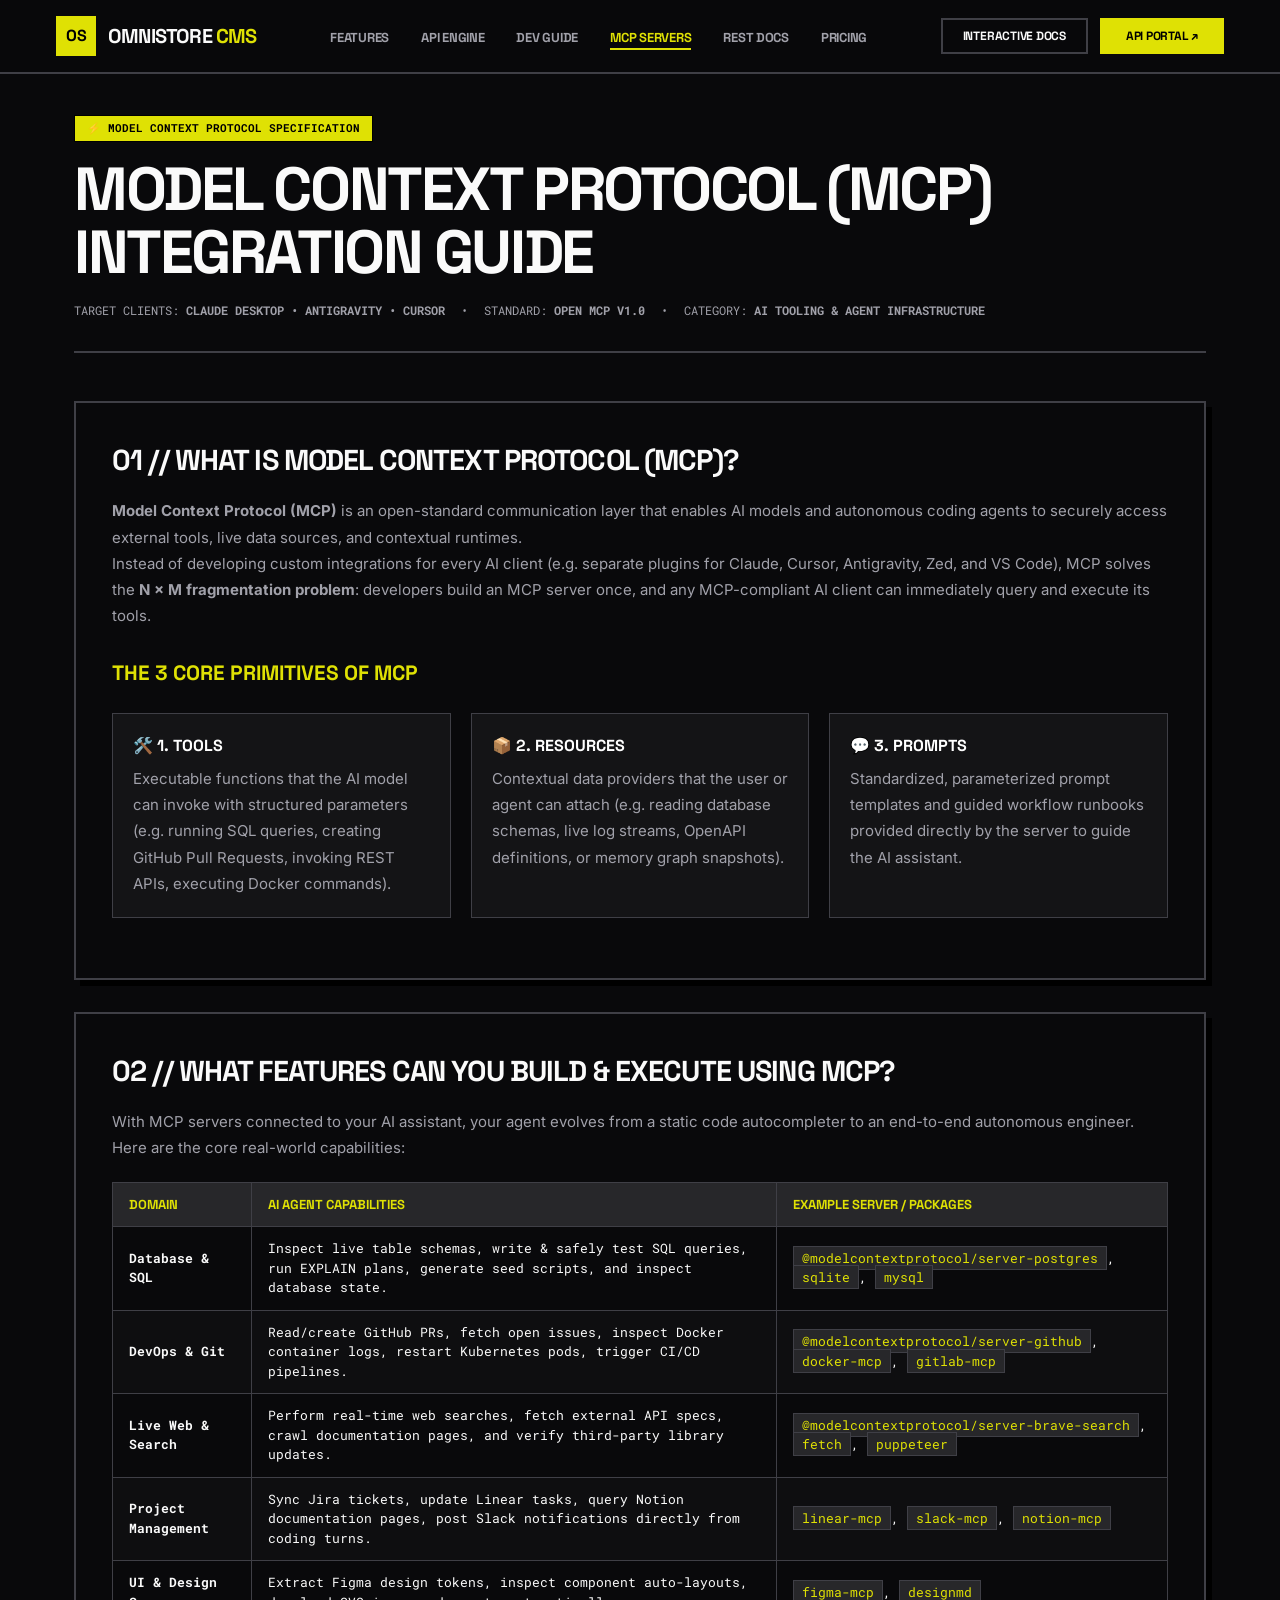
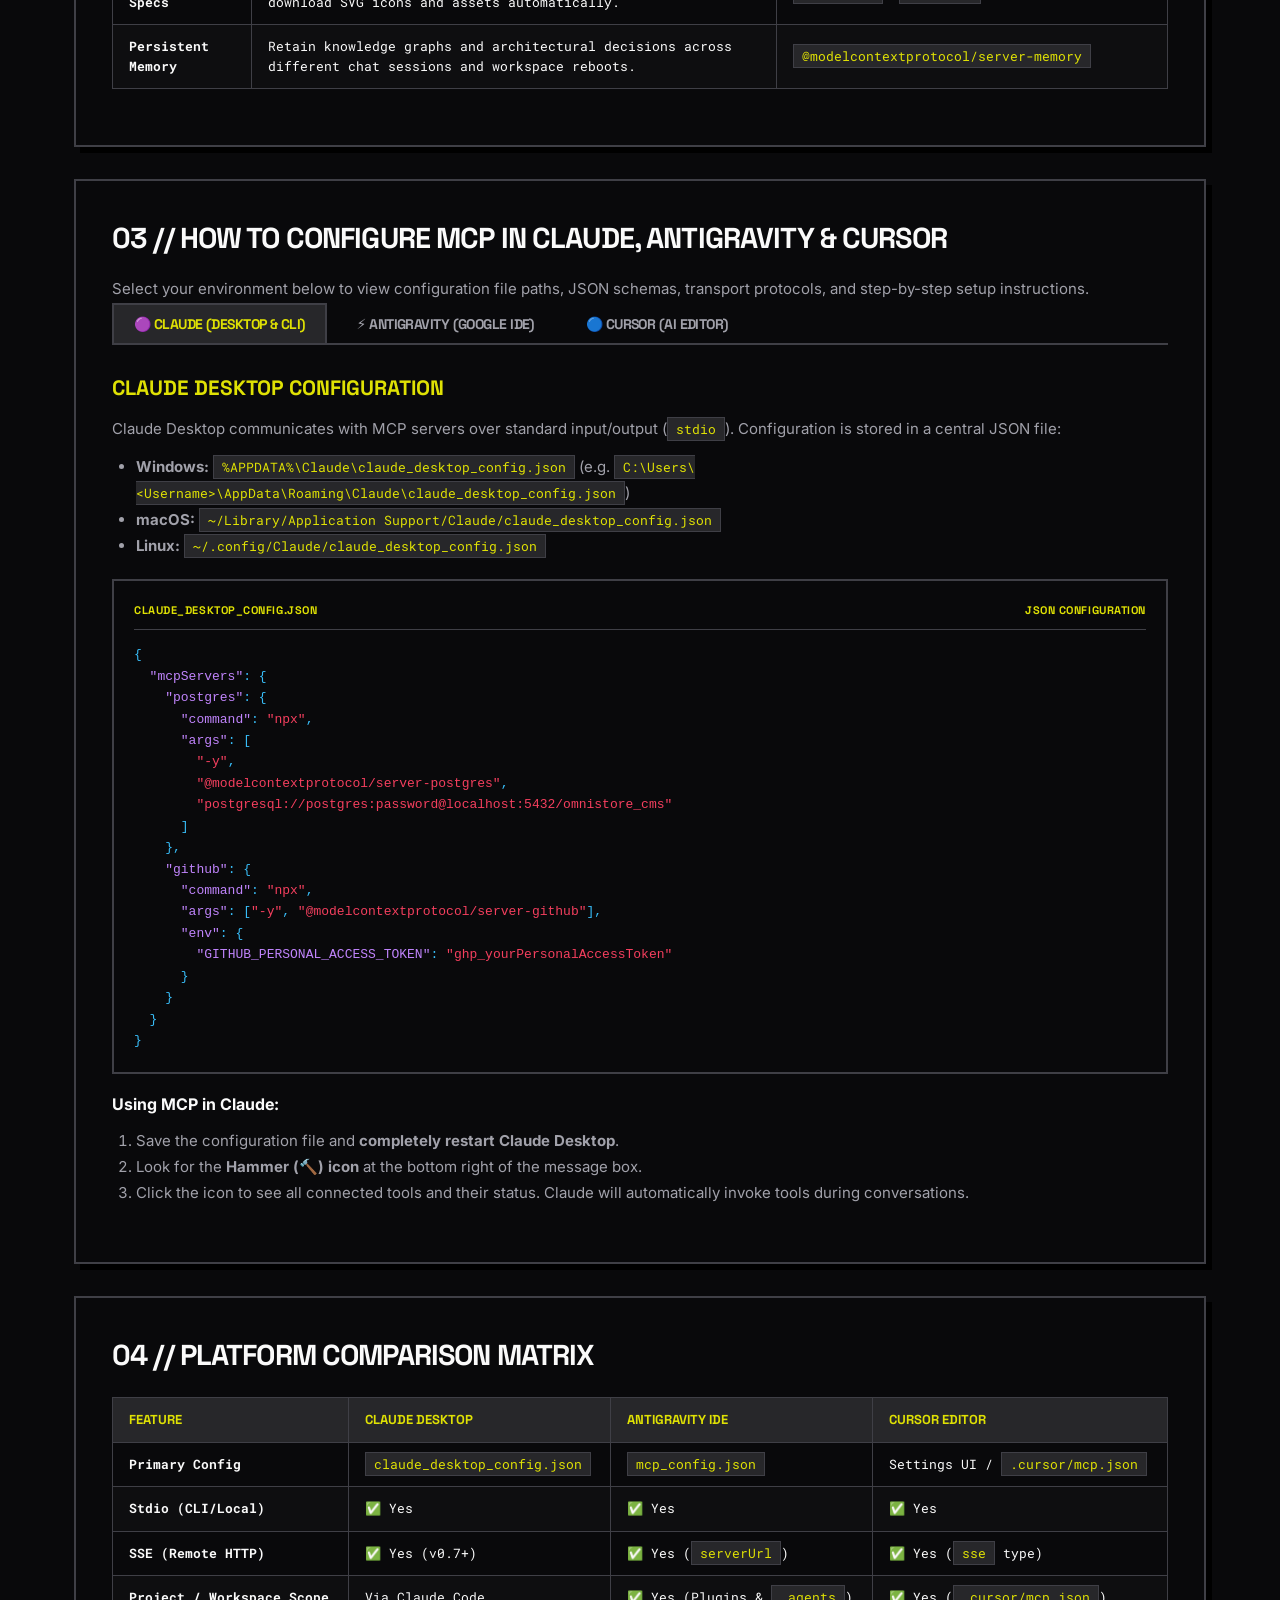
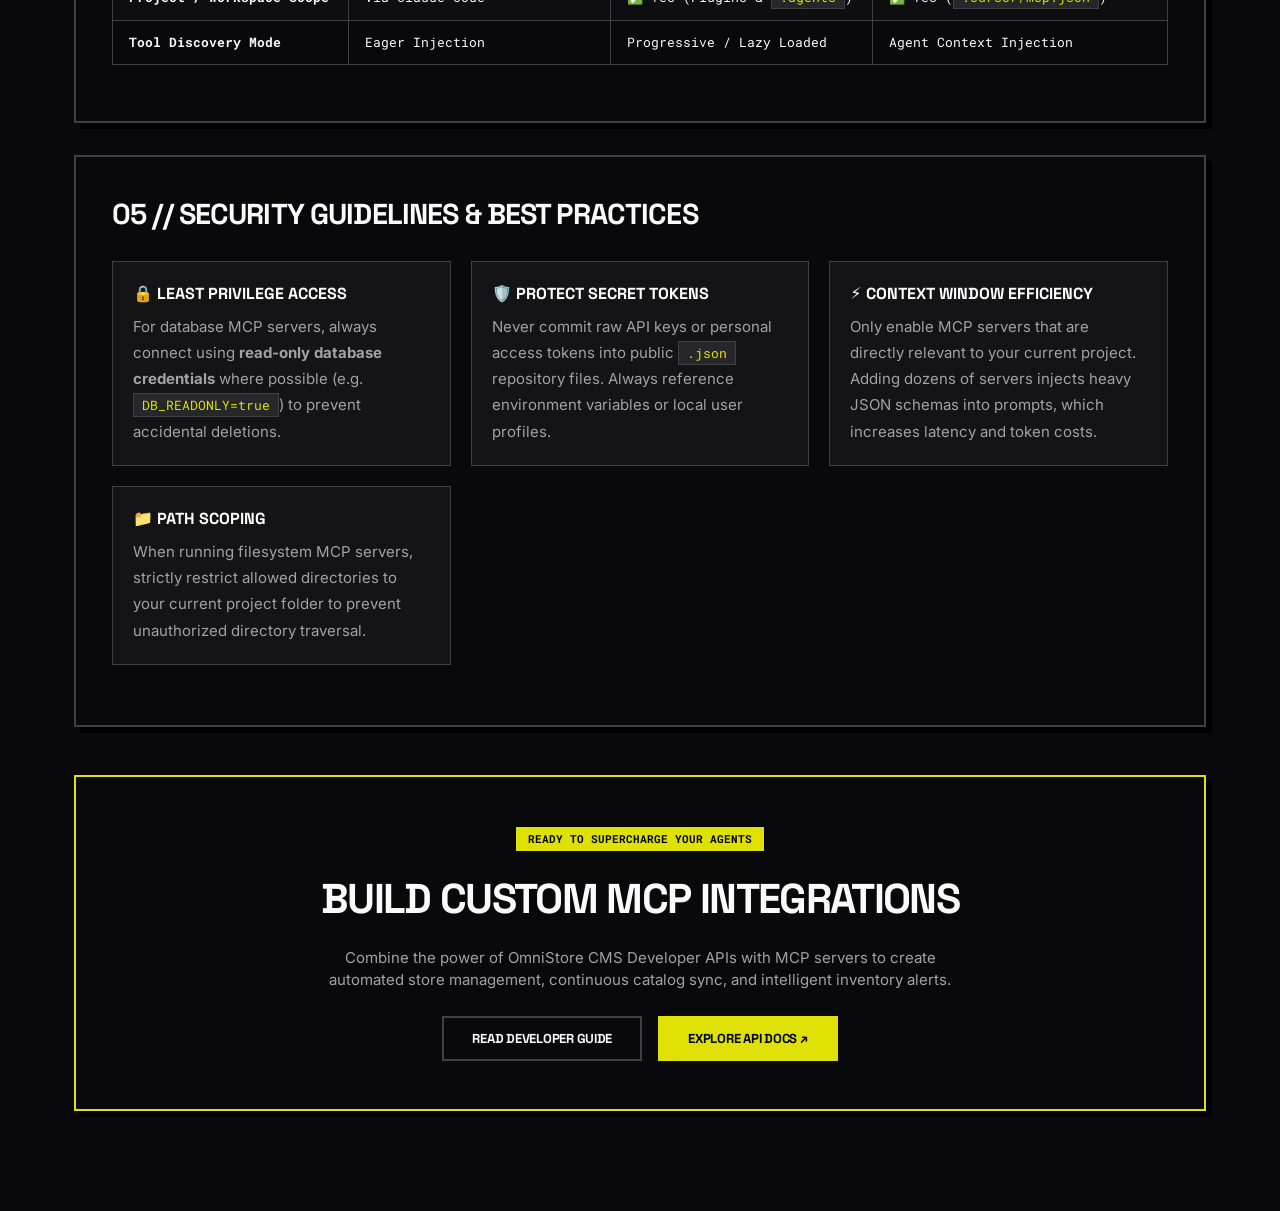
<file: mcp-server.html>
<!DOCTYPE html>
<html lang="en">
<head>
  <meta charset="UTF-8">
  <meta name="viewport" content="width=device-width, initial-scale=1.0">
  <title>Model Context Protocol (MCP) Guide — OmniStore Developer Docs</title>
  <meta name="description" content="Complete documentation and integration guide for Model Context Protocol (MCP) servers in Claude, Antigravity, and Cursor. Explore features, configuration schemas, and real-world AI integrations.">
  <link rel="stylesheet" href="index.css">
  <link rel="icon" href="data:image/svg+xml,<svg xmlns=%22http://www.w3.org/2000/svg%22 viewBox=%220 0 100 100%22><rect width=%22100%22 height=%22100%22 fill=%22%23DFE104%22/><text y=%22.75em%22 x=%22.2em%22 font-family=%22sans-serif%22 font-weight=%22900%22 font-size=%2260%22 fill=%22%23000%22>⚡</text></svg>">
  <style>
    .doc-layout {
      max-width: 1180px;
      margin: 40px auto 100px auto;
      padding: 0 24px;
    }
    .doc-header {
      margin-bottom: 48px;
      padding-bottom: 32px;
      border-bottom: 2px solid var(--border);
    }
    .doc-title {
      font-family: var(--font-display);
      font-size: clamp(2.2rem, 5vw, 3.8rem);
      font-weight: 900;
      line-height: 1.05;
      color: var(--fg);
      text-transform: uppercase;
      letter-spacing: -0.04em;
      margin: 16px 0;
    }
    .doc-meta {
      display: flex;
      flex-wrap: wrap;
      align-items: center;
      gap: 16px;
      font-family: var(--font-mono);
      font-size: 12px;
      color: var(--muted-fg);
      text-transform: uppercase;
    }
    .section-card {
      background: var(--card-bg);
      border: 2px solid var(--border);
      padding: 36px;
      margin-bottom: 32px;
      box-shadow: 6px 6px 0px 0px rgba(0,0,0,1);
      position: relative;
    }
    .section-card h2 {
      font-family: var(--font-display);
      font-size: 1.8rem;
      font-weight: 800;
      text-transform: uppercase;
      letter-spacing: -0.03em;
      color: var(--fg);
      margin-bottom: 16px;
      display: flex;
      align-items: center;
      gap: 12px;
    }
    .section-card h3 {
      font-family: var(--font-display);
      font-size: 1.3rem;
      font-weight: 700;
      text-transform: uppercase;
      color: var(--accent);
      margin: 28px 0 12px 0;
    }
    .section-card p, .section-card li {
      color: var(--muted-fg);
      line-height: 1.75;
      font-size: 15px;
    }
    .section-card ul, .section-card ol {
      margin: 12px 0 20px 24px;
    }
    .section-card code {
      background: var(--muted);
      border: 1px solid var(--border);
      color: var(--accent);
      padding: 2px 8px;
      font-family: var(--font-mono);
      font-size: 13px;
    }
    .code-block {
      background: #09090b;
      border: 2px solid var(--border);
      padding: 20px;
      font-family: var(--font-mono);
      font-size: 13px;
      color: #38bdf8;
      overflow-x: auto;
      margin: 18px 0;
      line-height: 1.65;
      position: relative;
    }
    .code-header {
      display: flex;
      justify-content: space-between;
      align-items: center;
      border-bottom: 1px solid var(--border);
      padding-bottom: 10px;
      margin-bottom: 14px;
      font-family: var(--font-display);
      font-size: 11px;
      color: var(--accent);
      font-weight: 800;
      text-transform: uppercase;
      letter-spacing: 0.05em;
    }
    .feature-grid {
      display: grid;
      grid-template-columns: repeat(auto-fit, minmax(300px, 1fr));
      gap: 20px;
      margin: 24px 0;
    }
    .feature-item {
      background: #141416;
      border: 1px solid var(--border);
      padding: 20px;
    }
    .feature-item h4 {
      font-family: var(--font-display);
      color: #ffffff;
      font-size: 16px;
      font-weight: 800;
      text-transform: uppercase;
      margin-bottom: 8px;
      display: flex;
      align-items: center;
      gap: 8px;
    }
    .badge-pill {
      display: inline-flex;
      align-items: center;
      gap: 6px;
      background: var(--accent);
      color: #000;
      font-family: var(--font-mono);
      font-size: 11px;
      font-weight: 800;
      text-transform: uppercase;
      padding: 4px 12px;
      border: 1px solid #000;
    }
    .tab-bar {
      display: flex;
      gap: 8px;
      border-bottom: 2px solid var(--border);
      margin-bottom: 24px;
      overflow-x: auto;
    }
    .tab-btn {
      background: transparent;
      border: 2px solid transparent;
      border-bottom: none;
      color: var(--muted-fg);
      font-family: var(--font-display);
      font-size: 14px;
      font-weight: 800;
      text-transform: uppercase;
      padding: 10px 20px;
      cursor: pointer;
      transition: all 0.2s ease;
    }
    .tab-btn:hover {
      color: var(--fg);
    }
    .tab-btn.active {
      background: var(--muted);
      border-color: var(--border);
      color: var(--accent);
    }
    .tab-content {
      display: none;
    }
    .tab-content.active {
      display: block;
    }
    .table-responsive {
      overflow-x: auto;
      margin: 20px 0;
    }
    table.custom-table {
      width: 100%;
      border-collapse: collapse;
      font-family: var(--font-mono);
      font-size: 13px;
      text-align: left;
    }
    table.custom-table th, table.custom-table td {
      border: 1px solid var(--border);
      padding: 12px 16px;
    }
    table.custom-table th {
      background: var(--muted);
      color: var(--accent);
      font-family: var(--font-display);
      text-transform: uppercase;
      font-weight: 800;
    }
    table.custom-table tr:nth-child(even) {
      background: rgba(255,255,255,0.02);
    }
  </style>
</head>
<body>

  <!-- Floating Navigation Bar -->
  <header class="navbar-wrapper">
    <nav class="nav-container">
      <a href="index.html" class="brand-logo">
        <div class="brand-icon-box">OS</div>
        <span class="brand-text">OmniStore <span style="color: var(--accent);">CMS</span></span>
      </a>

      <ul class="nav-links">
        <li><a href="index.html#features">Features</a></li>
        <li><a href="index.html#developer-api">API Engine</a></li>
        <li><a href="developer-guide.html">Dev Guide</a></li>
        <li><a href="mcp-server.html" style="color: var(--accent); border-bottom: 2px solid var(--accent); padding-bottom: 2px;">MCP Servers</a></li>
        <li><a href="docs.html">REST Docs</a></li>
        <li><a href="index.html#pricing">Pricing</a></li>
      </ul>

      <div class="nav-actions">
        <a href="docs.html" class="btn-secondary" style="padding: 10px 20px; font-size: 12px;">Interactive Docs</a>
        <a href="http://localhost:3000/developer" class="btn-primary" style="padding: 10px 24px; font-size: 12px;">
          <span>API Portal ↗</span>
        </a>
      </div>
    </nav>
  </header>

  <!-- Main Content Container -->
  <main class="doc-layout">

    <!-- Header Section -->
    <header class="doc-header">
      <div class="badge-pill">⚡ Model Context Protocol Specification</div>
      <h1 class="doc-title">Model Context Protocol (MCP) Integration Guide</h1>
      <div class="doc-meta">
        <span>Target Clients: <strong>Claude Desktop • Antigravity • Cursor</strong></span>
        <span>•</span>
        <span>Standard: <strong>Open MCP v1.0</strong></span>
        <span>•</span>
        <span>Category: <strong>AI Tooling &amp; Agent Infrastructure</strong></span>
      </div>
    </header>

    <!-- SECTION 1: WHAT IS MCP -->
    <section class="section-card" id="overview">
      <h2>01 // What is Model Context Protocol (MCP)?</h2>
      <p>
        <strong>Model Context Protocol (MCP)</strong> is an open-standard communication layer that enables AI models and autonomous coding agents to securely access external tools, live data sources, and contextual runtimes.
      </p>
      <p>
        Instead of developing custom integrations for every AI client (e.g. separate plugins for Claude, Cursor, Antigravity, Zed, and VS Code), MCP solves the <strong>N × M fragmentation problem</strong>: developers build an MCP server once, and any MCP-compliant AI client can immediately query and execute its tools.
      </p>

      <h3>The 3 Core Primitives of MCP</h3>
      <div class="feature-grid">
        <div class="feature-item">
          <h4>🛠️ 1. Tools</h4>
          <p>Executable functions that the AI model can invoke with structured parameters (e.g. running SQL queries, creating GitHub Pull Requests, invoking REST APIs, executing Docker commands).</p>
        </div>
        <div class="feature-item">
          <h4>📦 2. Resources</h4>
          <p>Contextual data providers that the user or agent can attach (e.g. reading database schemas, live log streams, OpenAPI definitions, or memory graph snapshots).</p>
        </div>
        <div class="feature-item">
          <h4>💬 3. Prompts</h4>
          <p>Standardized, parameterized prompt templates and guided workflow runbooks provided directly by the server to guide the AI assistant.</p>
        </div>
      </div>
    </section>

    <!-- SECTION 2: WHAT CAN YOU DO WITH MCP -->
    <section class="section-card" id="capabilities">
      <h2>02 // What Features Can You Build &amp; Execute Using MCP?</h2>
      <p>
        With MCP servers connected to your AI assistant, your agent evolves from a static code autocompleter to an end-to-end autonomous engineer. Here are the core real-world capabilities:
      </p>

      <div class="table-responsive">
        <table class="custom-table">
          <thead>
            <tr>
              <th>Domain</th>
              <th>AI Agent Capabilities</th>
              <th>Example Server / Packages</th>
            </tr>
          </thead>
          <tbody>
            <tr>
              <td><strong>Database &amp; SQL</strong></td>
              <td>Inspect live table schemas, write &amp; safely test SQL queries, run EXPLAIN plans, generate seed scripts, and inspect database state.</td>
              <td><code>@modelcontextprotocol/server-postgres</code>, <code>sqlite</code>, <code>mysql</code></td>
            </tr>
            <tr>
              <td><strong>DevOps &amp; Git</strong></td>
              <td>Read/create GitHub PRs, fetch open issues, inspect Docker container logs, restart Kubernetes pods, trigger CI/CD pipelines.</td>
              <td><code>@modelcontextprotocol/server-github</code>, <code>docker-mcp</code>, <code>gitlab-mcp</code></td>
            </tr>
            <tr>
              <td><strong>Live Web &amp; Search</strong></td>
              <td>Perform real-time web searches, fetch external API specs, crawl documentation pages, and verify third-party library updates.</td>
              <td><code>@modelcontextprotocol/server-brave-search</code>, <code>fetch</code>, <code>puppeteer</code></td>
            </tr>
            <tr>
              <td><strong>Project Management</strong></td>
              <td>Sync Jira tickets, update Linear tasks, query Notion documentation pages, post Slack notifications directly from coding turns.</td>
              <td><code>linear-mcp</code>, <code>slack-mcp</code>, <code>notion-mcp</code></td>
            </tr>
            <tr>
              <td><strong>UI &amp; Design Specs</strong></td>
              <td>Extract Figma design tokens, inspect component auto-layouts, download SVG icons and assets automatically.</td>
              <td><code>figma-mcp</code>, <code>designmd</code></td>
            </tr>
            <tr>
              <td><strong>Persistent Memory</strong></td>
              <td>Retain knowledge graphs and architectural decisions across different chat sessions and workspace reboots.</td>
              <td><code>@modelcontextprotocol/server-memory</code></td>
            </tr>
          </tbody>
        </table>
      </div>
    </section>

    <!-- SECTION 3: CONFIGURATION BY ENVIRONMENT -->
    <section class="section-card" id="setup">
      <h2>03 // How to Configure MCP in Claude, Antigravity &amp; Cursor</h2>
      <p>
        Select your environment below to view configuration file paths, JSON schemas, transport protocols, and step-by-step setup instructions.
      </p>

      <!-- Tab Navigation -->
      <div class="tab-bar">
        <button class="tab-btn active" onclick="switchTab('claude')">🟣 Claude (Desktop &amp; CLI)</button>
        <button class="tab-btn" onclick="switchTab('antigravity')">⚡ Antigravity (Google IDE)</button>
        <button class="tab-btn" onclick="switchTab('cursor')">🔵 Cursor (AI Editor)</button>
      </div>

      <!-- TAB 1: CLAUDE -->
      <div id="tab-claude" class="tab-content active">
        <h3>Claude Desktop Configuration</h3>
        <p>
          Claude Desktop communicates with MCP servers over standard input/output (<code>stdio</code>). Configuration is stored in a central JSON file:
        </p>

        <ul>
          <li><strong>Windows:</strong> <code>%APPDATA%\Claude\claude_desktop_config.json</code> (e.g. <code>C:\Users\&lt;Username&gt;\AppData\Roaming\Claude\claude_desktop_config.json</code>)</li>
          <li><strong>macOS:</strong> <code>~/Library/Application Support/Claude/claude_desktop_config.json</code></li>
          <li><strong>Linux:</strong> <code>~/.config/Claude/claude_desktop_config.json</code></li>
        </ul>

        <div class="code-block">
          <div class="code-header">
            <span>claude_desktop_config.json</span>
            <span>JSON Configuration</span>
          </div>
<pre>{
  <span style="color: #c084fc;">"mcpServers"</span>: {
    <span style="color: #c084fc;">"postgres"</span>: {
      <span style="color: #c084fc;">"command"</span>: <span style="color: #f43f5e;">"npx"</span>,
      <span style="color: #c084fc;">"args"</span>: [
        <span style="color: #f43f5e;">"-y"</span>,
        <span style="color: #f43f5e;">"@modelcontextprotocol/server-postgres"</span>,
        <span style="color: #f43f5e;">"postgresql://postgres:password@localhost:5432/omnistore_cms"</span>
      ]
    },
    <span style="color: #c084fc;">"github"</span>: {
      <span style="color: #c084fc;">"command"</span>: <span style="color: #f43f5e;">"npx"</span>,
      <span style="color: #c084fc;">"args"</span>: [<span style="color: #f43f5e;">"-y"</span>, <span style="color: #f43f5e;">"@modelcontextprotocol/server-github"</span>],
      <span style="color: #c084fc;">"env"</span>: {
        <span style="color: #c084fc;">"GITHUB_PERSONAL_ACCESS_TOKEN"</span>: <span style="color: #f43f5e;">"ghp_yourPersonalAccessToken"</span>
      }
    }
  }
}</pre>
        </div>

        <h4>Using MCP in Claude:</h4>
        <ol>
          <li>Save the configuration file and <strong>completely restart Claude Desktop</strong>.</li>
          <li>Look for the <strong>Hammer (🔨) icon</strong> at the bottom right of the message box.</li>
          <li>Click the icon to see all connected tools and their status. Claude will automatically invoke tools during conversations.</li>
        </ol>
      </div>

      <!-- TAB 2: ANTIGRAVITY -->
      <div id="tab-antigravity" class="tab-content">
        <h3>Google Antigravity IDE Configuration</h3>
        <p>
          Antigravity supports both local <strong>Stdio</strong> (command/script) and remote <strong>SSE (Server-Sent Events)</strong> transports. MCP servers can be configured globally or bundled into workspace plugins.
        </p>

        <ul>
          <li><strong>Global Scope (All Sessions):</strong> <code>~/.gemini/config/mcp_config.json</code></li>
          <li><strong>Plugin Scope:</strong> <code>plugins/&lt;plugin_name&gt;/mcp_config.json</code></li>
          <li><strong>Workspace Discovery:</strong> Automatically read from <code>.agents/</code> or plugin manifests.</li>
        </ul>

        <div class="code-block">
          <div class="code-header">
            <span>~/.gemini/config/mcp_config.json</span>
            <span>Antigravity Schema</span>
          </div>
<pre>{
  <span style="color: #c084fc;">"mcpServers"</span>: {
    <span style="color: #c084fc;">"sqlite-helper"</span>: {
      <span style="color: #c084fc;">"command"</span>: <span style="color: #f43f5e;">"sqlite-mcp-server"</span>,
      <span style="color: #c084fc;">"args"</span>: [<span style="color: #f43f5e;">"c:/Users/Nikhil/Desktop/cms/data.db"</span>],
      <span style="color: #c084fc;">"env"</span>: {
        <span style="color: #c084fc;">"DB_READONLY"</span>: <span style="color: #f43f5e;">"true"</span>
      }
    },
    <span style="color: #c084fc;">"remote-team-service"</span>: {
      <span style="color: #c084fc;">"serverUrl"</span>: <span style="color: #f43f5e;">"https://mcp.internal.company.com/sse"</span>
    }
  }
}</pre>
        </div>

        <h4>How Antigravity Agent Uses MCP:</h4>
        <ol>
          <li><strong>Tool Discovery:</strong> Antigravity connects to configured servers upon session startup, registering tools as either eager or lazy tools.</li>
          <li><strong>Lazy Loading:</strong> Tools are seamlessly called via <code>call_mcp_tool</code> to conserve prompt tokens until activated.</li>
          <li><strong>Inspection UI:</strong> In the Antigravity IDE interface, navigate to <strong>Additional Options (...) &gt; MCP Servers</strong> to monitor connected servers, view active schemas, and test connections.</li>
        </ol>
      </div>

      <!-- TAB 3: CURSOR -->
      <div id="tab-cursor" class="tab-content">
        <h3>Cursor AI Editor Configuration</h3>
        <p>
          Cursor natively integrates MCP into <strong>Cursor Composer (Agent Mode)</strong> and <strong>Cursor Chat</strong>.
        </p>

        <h4>Method 1: Via Cursor Settings UI (Recommended)</h4>
        <ol>
          <li>Press <code>Ctrl + Shift + J</code> (Windows/Linux) or <code>Cmd + Shift + J</code> (macOS) to open <strong>Cursor Settings</strong>.</li>
          <li>Navigate to <strong>Features</strong> &gt; <strong>MCP Servers</strong>.</li>
          <li>Click <strong>"+ Add New MCP Server"</strong>.</li>
          <li>Enter Server details:
            <ul>
              <li><strong>Name:</strong> <code>postgres-db</code></li>
              <li><strong>Type:</strong> <code>command</code> (or <code>sse</code>)</li>
              <li><strong>Command:</strong> <code>npx -y @modelcontextprotocol/server-postgres postgresql://user:pass@localhost:5432/mydb</code></li>
            </ul>
          </li>
        </ol>

        <h4>Method 2: Project-Level Workspace Config (<code>.cursor/mcp.json</code>)</h4>
        <p>Create a <code>.cursor/mcp.json</code> file in your repository root to share MCP definitions with your team:</p>

        <div class="code-block">
          <div class="code-header">
            <span>.cursor/mcp.json</span>
            <span>Project Scope</span>
          </div>
<pre>{
  <span style="color: #c084fc;">"mcpServers"</span>: {
    <span style="color: #c084fc;">"filesystem"</span>: {
      <span style="color: #c084fc;">"command"</span>: <span style="color: #f43f5e;">"npx"</span>,
      <span style="color: #c084fc;">"args"</span>: [
        <span style="color: #f43f5e;">"-y"</span>,
        <span style="color: #f43f5e;">"@modelcontextprotocol/server-filesystem"</span>,
        <span style="color: #f43f5e;">"C:\\Users\\Nikhil\\Desktop\\cms"</span>
      ]
    }
  }
}</pre>
        </div>

        <h4>Using MCP in Cursor Composer:</h4>
        <p>Switch Composer mode to <strong>Agent</strong>. When prompted to inspect external databases, git repositories, or run external CLI tasks, Cursor will automatically invoke the corresponding MCP tool.</p>
      </div>
    </section>

    <!-- SECTION 4: COMPARISON MATRIX -->
    <section class="section-card" id="comparison">
      <h2>04 // Platform Comparison Matrix</h2>
      <div class="table-responsive">
        <table class="custom-table">
          <thead>
            <tr>
              <th>Feature</th>
              <th>Claude Desktop</th>
              <th>Antigravity IDE</th>
              <th>Cursor Editor</th>
            </tr>
          </thead>
          <tbody>
            <tr>
              <td><strong>Primary Config</strong></td>
              <td><code>claude_desktop_config.json</code></td>
              <td><code>mcp_config.json</code></td>
              <td>Settings UI / <code>.cursor/mcp.json</code></td>
            </tr>
            <tr>
              <td><strong>Stdio (CLI/Local)</strong></td>
              <td>✅ Yes</td>
              <td>✅ Yes</td>
              <td>✅ Yes</td>
            </tr>
            <tr>
              <td><strong>SSE (Remote HTTP)</strong></td>
              <td>✅ Yes (v0.7+)</td>
              <td>✅ Yes (<code>serverUrl</code>)</td>
              <td>✅ Yes (<code>sse</code> type)</td>
            </tr>
            <tr>
              <td><strong>Project / Workspace Scope</strong></td>
              <td>Via Claude Code</td>
              <td>✅ Yes (Plugins &amp; <code>.agents</code>)</td>
              <td>✅ Yes (<code>.cursor/mcp.json</code>)</td>
            </tr>
            <tr>
              <td><strong>Tool Discovery Mode</strong></td>
              <td>Eager Injection</td>
              <td>Progressive / Lazy Loaded</td>
              <td>Agent Context Injection</td>
            </tr>
          </tbody>
        </table>
      </div>
    </section>

    <!-- SECTION 5: SECURITY & BEST PRACTICES -->
    <section class="section-card" id="security">
      <h2>05 // Security Guidelines &amp; Best Practices</h2>
      <div class="feature-grid">
        <div class="feature-item">
          <h4>🔒 Least Privilege Access</h4>
          <p>For database MCP servers, always connect using <strong>read-only database credentials</strong> where possible (e.g. <code>DB_READONLY=true</code>) to prevent accidental deletions.</p>
        </div>
        <div class="feature-item">
          <h4>🛡️ Protect Secret Tokens</h4>
          <p>Never commit raw API keys or personal access tokens into public <code>.json</code> repository files. Always reference environment variables or local user profiles.</p>
        </div>
        <div class="feature-item">
          <h4>⚡ Context Window Efficiency</h4>
          <p>Only enable MCP servers that are directly relevant to your current project. Adding dozens of servers injects heavy JSON schemas into prompts, which increases latency and token costs.</p>
        </div>
        <div class="feature-item">
          <h4>📁 Path Scoping</h4>
          <p>When running filesystem MCP servers, strictly restrict allowed directories to your current project folder to prevent unauthorized directory traversal.</p>
        </div>
      </div>
    </section>

    <!-- FOOTER CTA -->
    <div style="text-align: center; margin-top: 48px; padding: 48px; background: var(--card-bg); border: 2px solid var(--accent); box-shadow: 6px 6px 0px 0px rgba(0,0,0,1);">
      <div class="badge-pill">Ready to Supercharge Your Agents</div>
      <h2 style="font-family: var(--font-display); font-size: clamp(1.8rem, 4vw, 2.6rem); font-weight: 800; text-transform: uppercase; letter-spacing: -0.04em; color: var(--fg); margin: 16px 0;">
        Build Custom MCP Integrations
      </h2>
      <p style="color: var(--muted-fg); max-width: 640px; margin: 0 auto 24px auto; font-size: 15px;">
        Combine the power of OmniStore CMS Developer APIs with MCP servers to create automated store management, continuous catalog sync, and intelligent inventory alerts.
      </p>
      <div style="display: flex; justify-content: center; gap: 16px; flex-wrap: wrap;">
        <a href="developer-guide.html" class="btn-secondary" style="padding: 14px 28px; font-size: 13px;">Read Developer Guide</a>
        <a href="docs.html" class="btn-primary" style="padding: 14px 28px; font-size: 13px;">
          <span>Explore API Docs ↗</span>
        </a>
      </div>
    </div>

  </main>

  <script>
    function switchTab(tabId) {
      document.querySelectorAll('.tab-btn').forEach(btn => btn.classList.remove('active'));
      document.querySelectorAll('.tab-content').forEach(content => content.classList.remove('active'));

      if (event && event.target) {
        event.target.classList.add('active');
      }
      const activeContent = document.getElementById('tab-' + tabId);
      if (activeContent) {
        activeContent.classList.add('active');
      }
    }
  </script>
</body>
</html>
</file>
<file: index.css>
@import url('https://fonts.googleapis.com/css2?family=Space+Grotesk:wght@300;400;500;600;700&family=Inter:wght@400;500;600;700;800&family=Roboto+Mono:wght@400;500;700&display=swap');

/* ==========================================================================
   KINETIC TYPOGRAPHY DESIGN SYSTEM TOKENS
   High-energy brutalism • Poster scale • Acid yellow accent • Infinite motion
   ========================================================================== */
:root {
  /* Core Color Architecture */
  --bg: #09090B;
  --fg: #FAFAFA;
  --muted: #27272A;
  --muted-fg: #A1A1AA;
  --accent: #DFE104;
  --accent-fg: #000000;
  --border: #3F3F46;
  --border-subtle: #27272A;

  /* Typography Families */
  --font-display: 'Space Grotesk', ui-sans-serif, system-ui, sans-serif;
  --font-sans: 'Inter', ui-sans-serif, system-ui, sans-serif;
  --font-mono: 'Roboto Mono', monospace;

  /* Typography Scales (Clamp-based Viewport Scaling) */
  --text-hero: clamp(3.2rem, 11vw, 13rem);
  --text-section: clamp(2.4rem, 7vw, 6.5rem);
  --text-card-title: clamp(1.4rem, 3.5vw, 2.75rem);
  --text-massive-num: clamp(5rem, 14vw, 11rem);
  --text-body-lg: 20px;
  --text-body: 16px;
  --text-sm: 13px;
  --text-micro: 11px;

  /* Spacing & Layout */
  --page-max-width: 95vw;
  --section-padding: 120px;
  --card-padding: 36px;
  --gap-standard: 32px;
  --gap-tight: 16px;

  /* Brutalist Geometry */
  --radius: 0px;
  --border-width: 2px;
  --border-hairline: 1px;

  /* Transition Speeds */
  --transition-snappy: 200ms cubic-bezier(0.16, 1, 0.3, 1);
  --transition-color: 250ms ease;

  /* Backward Compatibility Token Aliases */
  --font-bricolage-grotesque: var(--font-display);
  --font-roboto-mono: var(--font-mono);
  --color-forest-ink: var(--fg);
  --color-pencil-gray: var(--border);
  --color-whisper-gray: var(--muted);
  --color-highlighter-yellow: var(--accent);
  --radius-cards: 0px;
}

/* ==========================================================================
   BASE RESET & CANVAS SETUP
   ========================================================================== */
*, *::before, *::after {
  margin: 0;
  padding: 0;
  box-sizing: border-box;
  border-radius: var(--radius);
}

html {
  scroll-behavior: smooth;
  background-color: var(--bg);
  color: var(--fg);
  font-family: var(--font-sans);
  -webkit-font-smoothing: antialiased;
  -moz-osx-font-smoothing: grayscale;
}

body {
  background-color: var(--bg);
  color: var(--fg);
  font-size: var(--text-body);
  line-height: 1.5;
  overflow-x: hidden;
  position: relative;
  min-height: 100vh;
}

/* Noise Texture Overlay */
.noise-overlay {
  position: fixed;
  inset: 0;
  width: 100vw;
  height: 100vh;
  pointer-events: none;
  z-index: 9999;
  opacity: 0.035;
  mix-blend-mode: overlay;
  background-image: url("data:image/svg+xml,%3Csvg viewBox='0 0 400 400' xmlns='http://www.w3.org/2000/svg'%3E%3Cfilter id='noiseFilter'%3E%3CfeTurbulence type='fractalNoise' baseFrequency='0.85' numOctaves='4' stitchTiles='stitch'/%3E%3C/filter%3E%3Crect width='100%25' height='100%25' filter='url(%23noiseFilter)'/%3E%3C/svg%3E");
}

::selection {
  background: var(--accent);
  color: var(--accent-fg);
}

/* Scrollbar */
::-webkit-scrollbar {
  width: 6px;
  height: 6px;
}
::-webkit-scrollbar-track {
  background: var(--bg);
}
::-webkit-scrollbar-thumb {
  background: var(--border);
}
::-webkit-scrollbar-thumb:hover {
  background: var(--accent);
}

/* ==========================================================================
   LAYOUT CONTAINERS & GRID PRIMITIVES
   ========================================================================== */
.container {
  width: 100%;
  max-width: var(--page-max-width);
  margin-left: auto;
  margin-right: auto;
  padding-left: 20px;
  padding-right: 20px;
}

.container-narrow {
  width: 100%;
  max-width: 1100px;
  margin-left: auto;
  margin-right: auto;
  padding-left: 20px;
  padding-right: 20px;
}

.section-wrapper {
  padding-top: var(--section-padding);
  padding-bottom: var(--section-padding);
  position: relative;
  border-bottom: var(--border-width) solid var(--border);
}

.section-head {
  margin-bottom: 64px;
}

/* Hairline Grid Dividers */
.grid-hairline {
  display: grid;
  background-color: var(--border);
  gap: 2px;
  border: 2px solid var(--border);
}

/* ==========================================================================
   TYPOGRAPHY HIERARCHY (UPPERCASE DISPLAY)
   ========================================================================== */
.display-title,
.hero-display-title,
.section-title,
.card-title,
.nav-title,
.btn-text,
.stat-num,
.badge-tag,
.tab-btn {
  font-family: var(--font-display);
  text-transform: uppercase;
  letter-spacing: -0.04em;
  font-weight: 700;
}

.hero-display-title {
  font-size: var(--text-hero);
  line-height: 0.85;
  font-weight: 800;
  letter-spacing: -0.05em;
  color: var(--fg);
  margin-bottom: 24px;
}

.hero-display-title .highlight-accent {
  color: var(--accent);
  display: inline-block;
}

.section-title {
  font-size: var(--text-section);
  line-height: 0.92;
  font-weight: 800;
  margin-bottom: 18px;
}

.section-subtitle {
  font-size: clamp(16px, 2vw, 22px);
  color: var(--muted-fg);
  max-width: 720px;
  line-height: 1.4;
  font-weight: 400;
}

.badge-tag {
  display: inline-flex;
  align-items: center;
  gap: 8px;
  padding: 6px 14px;
  font-size: 11px;
  font-weight: 800;
  letter-spacing: 0.08em;
  background: var(--muted);
  color: var(--accent);
  border: 1px solid var(--border);
  margin-bottom: 20px;
}

.badge-tag.badge-accent {
  background: var(--accent);
  color: var(--accent-fg);
  border-color: var(--accent);
}

.reassurance-caption {
  font-family: var(--font-mono);
  font-size: 12px;
  color: var(--muted-fg);
  text-transform: uppercase;
  letter-spacing: 0.05em;
}

/* ==========================================================================
   BUTTONS & CTAS
   ========================================================================== */
.btn-primary,
.btn-secondary,
.btn-outline,
.btn-ghost,
.btn-mint,
.btn-teal {
  display: inline-flex;
  align-items: center;
  justify-content: center;
  gap: 12px;
  padding: 16px 36px;
  font-family: var(--font-display);
  font-size: 14px;
  font-weight: 800;
  text-transform: uppercase;
  letter-spacing: -0.02em;
  text-decoration: none;
  cursor: pointer;
  transition: transform var(--transition-snappy), background-color var(--transition-color), color var(--transition-color), border-color var(--transition-color);
  border: none;
  line-height: 1;
}

.btn-primary {
  background: var(--accent);
  color: var(--accent-fg);
  border: 2px solid var(--accent);
}
.btn-primary:hover {
  transform: scale(1.04);
  background: #f5f812;
  color: #000;
}
.btn-primary:active {
  transform: scale(0.96);
}

.btn-secondary,
.btn-outline {
  background: transparent;
  color: var(--fg);
  border: 2px solid var(--border);
}
.btn-secondary:hover,
.btn-outline:hover {
  background: var(--fg);
  color: var(--bg);
  border-color: var(--fg);
}
.btn-secondary:active,
.btn-outline:active {
  transform: scale(0.96);
}

.btn-ghost {
  background: transparent;
  color: var(--fg);
  border: none;
  padding: 12px 20px;
}
.btn-ghost:hover {
  color: var(--accent);
}

/* ==========================================================================
   BRUTALIST CARDS WITH HARD HOVER COLOR INVERSION
   ========================================================================== */
.card-brutal,
.sticky-card,
.feature-card,
.theme-card,
.pricing-card {
  background: var(--bg);
  border: 2px solid var(--border);
  padding: var(--card-padding);
  position: relative;
  transition: background-color var(--transition-color), border-color var(--transition-color), transform var(--transition-snappy);
  display: flex;
  flex-direction: column;
  justify-content: space-between;
}

/* Hover Hard Color Inversion: flood with acid yellow (#DFE104), invert text to pure black (#000000) */
.card-brutal:hover,
.sticky-card:hover,
.feature-card:hover,
.pricing-card:hover {
  background-color: var(--accent) !important;
  border-color: var(--accent) !important;
  color: var(--accent-fg) !important;
}

.card-brutal:hover *,
.sticky-card:hover *,
.feature-card:hover *,
.pricing-card:hover * {
  color: var(--accent-fg) !important;
  border-color: rgba(0, 0, 0, 0.4) !important;
}

.card-brutal:hover .card-num,
.feature-card:hover .card-num {
  color: rgba(0, 0, 0, 0.25) !important;
}

/* Massive Decorative Background Number */
.card-num {
  font-family: var(--font-display);
  font-size: clamp(3.5rem, 8vw, 6.5rem);
  font-weight: 800;
  line-height: 0.8;
  color: var(--muted);
  position: absolute;
  top: 24px;
  right: 24px;
  pointer-events: none;
  user-select: none;
  transition: color var(--transition-color);
}

.feature-card-title {
  font-family: var(--font-display);
  font-size: clamp(1.25rem, 2.5vw, 1.85rem);
  font-weight: 800;
  text-transform: uppercase;
  letter-spacing: -0.03em;
  margin-bottom: 12px;
  margin-top: 24px;
}

.feature-card-desc {
  font-size: 15px;
  color: var(--muted-fg);
  line-height: 1.6;
}

/* ==========================================================================
   NAVIGATION BAR (BRUTALIST SHARP HEADER)
   ========================================================================== */
.navbar-wrapper {
  position: sticky;
  top: 0;
  left: 0;
  width: 100%;
  z-index: 1000;
  background: rgba(9, 9, 11, 0.92);
  backdrop-filter: blur(12px);
  border-bottom: 2px solid var(--border);
}

.nav-container {
  display: flex;
  align-items: center;
  justify-content: space-between;
  padding: 16px 24px;
  max-width: var(--page-max-width);
  margin: 0 auto;
}

.brand-logo {
  display: flex;
  align-items: center;
  gap: 12px;
  text-decoration: none;
  color: var(--fg);
}

.brand-icon-box {
  width: 40px;
  height: 40px;
  background: var(--accent);
  color: var(--accent-fg);
  display: flex;
  align-items: center;
  justify-content: center;
  font-family: var(--font-display);
  font-weight: 800;
  font-size: 16px;
  text-transform: uppercase;
}

.brand-text {
  font-family: var(--font-display);
  font-size: 20px;
  font-weight: 800;
  text-transform: uppercase;
  letter-spacing: -0.04em;
  color: var(--fg);
}

.nav-links {
  display: flex;
  align-items: center;
  gap: 32px;
  list-style: none;
}

.nav-links a {
  font-family: var(--font-display);
  font-size: 13px;
  font-weight: 700;
  text-transform: uppercase;
  letter-spacing: -0.02em;
  color: var(--muted-fg);
  text-decoration: none;
  transition: color var(--transition-color);
}

.nav-links a:hover,
.nav-links a.active {
  color: var(--accent);
}

.nav-actions {
  display: flex;
  align-items: center;
  gap: 12px;
}

/* ==========================================================================
   INFINITE CONTINUOUS MARQUEES (HARD EDGES, GPU ACCELERATED)
   ========================================================================== */
.marquee-container {
  width: 100%;
  overflow: hidden;
  position: relative;
  white-space: nowrap;
  background: var(--bg);
  border-top: 2px solid var(--border);
  border-bottom: 2px solid var(--border);
  padding: 24px 0;
  user-select: none;
}

.marquee-container.marquee-accent-bg {
  background: var(--accent);
  border-color: var(--accent);
  color: var(--accent-fg);
  padding: 32px 0;
}

.marquee-track {
  display: inline-flex;
  align-items: center;
  gap: 48px;
  width: max-content;
  will-change: transform;
  animation: marquee-scroll 24s linear infinite;
}

.marquee-track.marquee-fast {
  animation-duration: 16s;
}

.marquee-track.marquee-slow {
  animation-duration: 38s;
}

.marquee-track.reverse {
  animation-direction: reverse;
}

@keyframes marquee-scroll {
  0% {
    transform: translateX(0);
  }
  100% {
    transform: translateX(-50%);
  }
}

.marquee-item {
  display: inline-flex;
  align-items: center;
  gap: 16px;
  font-family: var(--font-display);
  font-size: clamp(2rem, 5vw, 4.5rem);
  font-weight: 800;
  text-transform: uppercase;
  letter-spacing: -0.04em;
  line-height: 1;
}

.marquee-separator {
  color: var(--accent);
  font-size: 0.7em;
}

.marquee-accent-bg .marquee-separator {
  color: var(--accent-fg);
}

/* ==========================================================================
   HERO SECTION & MOCKUP WINDOW
   ========================================================================== */
.hero-section {
  padding-top: clamp(60px, 8vw, 120px);
  padding-bottom: clamp(60px, 8vw, 120px);
  position: relative;
  border-bottom: 2px solid var(--border);
}

.hero-subhead {
  font-size: clamp(18px, 2.5vw, 24px);
  color: var(--muted-fg);
  max-width: 840px;
  line-height: 1.4;
  margin-bottom: 36px;
}

.hero-cta-stack {
  display: flex;
  flex-direction: column;
  gap: 16px;
  margin-bottom: 48px;
}

.hero-btn-row {
  display: flex;
  flex-wrap: wrap;
  gap: 16px;
  align-items: center;
}

.backed-by-strip {
  display: flex;
  flex-wrap: wrap;
  align-items: center;
  gap: 12px 24px;
  padding-top: 32px;
  border-top: 2px solid var(--border);
  margin-bottom: 64px;
}

.backed-by-label {
  font-family: var(--font-mono);
  font-size: 11px;
  font-weight: 700;
  color: var(--muted-fg);
  text-transform: uppercase;
}

.partner-tag {
  font-family: var(--font-display);
  font-size: 13px;
  font-weight: 800;
  letter-spacing: 0.05em;
  color: var(--fg);
  background: var(--muted);
  border: 1px solid var(--border);
  padding: 4px 12px;
}

/* Mockup Window */
.mockup-container {
  background: #000000;
  border: 2px solid var(--border);
  overflow: hidden;
  margin-top: 40px;
}

.mockup-header {
  background: var(--muted);
  border-bottom: 2px solid var(--border);
  padding: 12px 20px;
  display: flex;
  align-items: center;
  justify-content: space-between;
  gap: 16px;
}

.mockup-dots {
  display: flex;
  gap: 8px;
}
.dot {
  width: 10px;
  height: 10px;
  border: 1px solid rgba(0,0,0,0.5);
}
.dot-red { background: #ef4444; }
.dot-yellow { background: var(--accent); }
.dot-green { background: #22c55e; }

.mockup-url-bar {
  font-family: var(--font-mono);
  font-size: 12px;
  color: var(--muted-fg);
  background: var(--bg);
  border: 1px solid var(--border);
  padding: 4px 16px;
  flex-grow: 1;
  max-width: 480px;
  text-align: center;
}

.mockup-body {
  display: grid;
  grid-template-columns: 240px 1fr;
  min-height: 380px;
}

.mockup-sidebar {
  background: #0c0c0e;
  border-right: 2px solid var(--border);
  padding: 20px;
  display: flex;
  flex-direction: column;
  gap: 8px;
}

.mockup-nav-item {
  font-family: var(--font-display);
  font-size: 12px;
  font-weight: 700;
  text-transform: uppercase;
  color: var(--muted-fg);
  padding: 10px 14px;
  border: 1px solid transparent;
  cursor: pointer;
}
.mockup-nav-item.active,
.mockup-nav-item:hover {
  background: var(--muted);
  color: var(--accent);
  border-color: var(--border);
}

.mockup-content {
  padding: 24px;
  display: flex;
  flex-direction: column;
  gap: 20px;
  background: var(--bg);
}

/* ==========================================================================
   STATS BAR
   ========================================================================== */
.stats-section {
  padding: 60px 0;
  border-bottom: 2px solid var(--border);
  background: #0c0c0e;
}

.stats-grid {
  display: grid;
  grid-template-columns: repeat(auto-fit, minmax(220px, 1fr));
  gap: 32px;
}

.stat-item {
  display: flex;
  flex-direction: column;
  gap: 8px;
  border-left: 2px solid var(--border);
  padding-left: 24px;
}
.stat-item:hover {
  border-left-color: var(--accent);
}

.stat-num {
  font-size: clamp(2.5rem, 5vw, 4rem);
  font-weight: 800;
  color: var(--accent);
  line-height: 1;
}

.stat-label {
  font-family: var(--font-display);
  font-size: 13px;
  font-weight: 700;
  text-transform: uppercase;
  letter-spacing: 0.02em;
  color: var(--muted-fg);
}

/* ==========================================================================
   FEATURES GRID (3-COLUMN RESPONSIVE)
   ========================================================================== */
.features-grid {
  display: grid;
  grid-template-columns: repeat(auto-fill, minmax(340px, 1fr));
  gap: 24px;
}

/* ==========================================================================
   DEVELOPER API SHOWCASE & SANDBOX
   ========================================================================== */
.api-arch-card {
  display: grid;
  grid-template-columns: 1fr 1fr;
  gap: 2px;
  background: var(--border);
  border: 2px solid var(--border);
  margin-bottom: 40px;
}

.arch-col {
  background: var(--bg);
  padding: 36px;
  display: flex;
  flex-direction: column;
  justify-content: space-between;
}

.arch-badge {
  font-family: var(--font-mono);
  font-size: 11px;
  font-weight: 700;
  text-transform: uppercase;
  padding: 4px 10px;
  background: var(--muted);
  color: var(--accent);
  border: 1px solid var(--border);
  align-self: flex-start;
  margin-bottom: 16px;
}

.terminal-box {
  background: #000000;
  border: 2px solid var(--border);
  padding: 24px;
  font-family: var(--font-mono);
  font-size: 13px;
  color: var(--fg);
  overflow-x: auto;
}

.code-keyword { color: var(--accent); font-weight: 700; }
.code-str { color: #4ade80; }
.code-num { color: #facc15; }
.code-prop { color: #38bdf8; }
.code-comment { color: #71717a; }

.sandbox-container {
  background: #0c0c0e;
  border: 2px solid var(--border);
  padding: 32px;
  margin-top: 32px;
}

.sandbox-input-row {
  display: flex;
  gap: 12px;
  margin-bottom: 20px;
}

.sandbox-method-select,
.sandbox-endpoint-input {
  background: var(--bg);
  border: 2px solid var(--border);
  color: var(--fg);
  font-family: var(--font-mono);
  font-size: 14px;
  padding: 12px 16px;
}

.sandbox-method-select {
  font-weight: 800;
  color: var(--accent);
  width: 120px;
}

.sandbox-endpoint-input {
  flex-grow: 1;
}

.sandbox-endpoint-input:focus,
.sandbox-method-select:focus {
  border-color: var(--accent);
  outline: none;
}

/* ==========================================================================
   PRICING SECTION (3-COLUMN BRUTALIST TIERS)
   ========================================================================== */
.billing-switcher {
  display: inline-flex;
  background: var(--muted);
  border: 2px solid var(--border);
  padding: 4px;
  gap: 4px;
  margin-bottom: 48px;
}

.switcher-btn {
  font-family: var(--font-display);
  font-size: 12px;
  font-weight: 800;
  text-transform: uppercase;
  letter-spacing: 0.05em;
  padding: 10px 24px;
  background: transparent;
  color: var(--muted-fg);
  border: none;
  cursor: pointer;
  transition: all var(--transition-color);
}
.switcher-btn.active {
  background: var(--accent);
  color: var(--accent-fg);
}

.pricing-grid {
  display: grid;
  grid-template-columns: repeat(auto-fit, minmax(300px, 1fr));
  gap: 24px;
}

.pricing-card.featured {
  border-color: var(--accent);
  background: #111114;
}

.price-num {
  font-family: var(--font-display);
  font-size: clamp(3rem, 6vw, 4.5rem);
  font-weight: 800;
  color: var(--fg);
  line-height: 1;
  margin: 16px 0 8px 0;
}

.pricing-feature-list {
  list-style: none;
  margin: 28px 0;
  display: flex;
  flex-direction: column;
  gap: 12px;
}

.pricing-feature-list li {
  display: flex;
  align-items: center;
  gap: 10px;
  font-size: 14px;
  color: var(--muted-fg);
}

.pricing-feature-list li .check-icon {
  color: var(--accent);
  font-weight: 800;
}

/* ==========================================================================
   FAQ ACCORDION
   ========================================================================== */
.faq-list {
  display: flex;
  flex-direction: column;
  gap: 16px;
  max-width: 900px;
  margin: 0 auto;
}

.faq-item {
  background: var(--bg);
  border: 2px solid var(--border);
  transition: border-color var(--transition-color);
}
.faq-item.active {
  border-color: var(--accent);
}

.faq-question {
  display: flex;
  align-items: center;
  justify-content: space-between;
  padding: 24px 32px;
  font-family: var(--font-display);
  font-size: clamp(16px, 2.5vw, 22px);
  font-weight: 700;
  text-transform: uppercase;
  color: var(--fg);
  cursor: pointer;
  user-select: none;
}
.faq-question:hover {
  color: var(--accent);
}

.faq-icon {
  font-family: var(--font-mono);
  font-size: 24px;
  color: var(--accent);
  transition: transform var(--transition-snappy);
}
.faq-item.active .faq-icon {
  transform: rotate(45deg);
}

.faq-answer {
  display: none;
  padding: 0 32px 28px 32px;
  color: var(--muted-fg);
  font-size: 15px;
  line-height: 1.6;
}
.faq-item.active .faq-answer {
  display: block;
}

/* ==========================================================================
   FOOTER (BRUTALIST FULL BLEED)
   ========================================================================== */
.footer-section {
  background: #000000;
  border-top: 2px solid var(--border);
  padding: 80px 0 40px 0;
}

.footer-grid {
  display: grid;
  grid-template-columns: 2fr repeat(3, 1fr);
  gap: 48px;
  margin-bottom: 60px;
}

.footer-col-title {
  font-family: var(--font-display);
  font-size: 13px;
  font-weight: 800;
  text-transform: uppercase;
  color: var(--accent);
  letter-spacing: 0.08em;
  margin-bottom: 20px;
}

.footer-links {
  list-style: none;
  display: flex;
  flex-direction: column;
  gap: 12px;
}

.footer-links a {
  font-family: var(--font-sans);
  font-size: 14px;
  color: var(--muted-fg);
  text-decoration: none;
  transition: color var(--transition-color);
}
.footer-links a:hover {
  color: var(--fg);
}

.footer-bottom {
  display: flex;
  align-items: center;
  justify-content: space-between;
  padding-top: 32px;
  border-top: 1px solid var(--border);
  font-family: var(--font-mono);
  font-size: 12px;
  color: var(--muted-fg);
  text-transform: uppercase;
}

/* ==========================================================================
   RESPONSIVE MEDIA QUERIES
   ========================================================================== */
@media (max-width: 900px) {
  .mockup-body {
    grid-template-columns: 1fr;
  }
  .mockup-sidebar {
    display: none;
  }
  .api-arch-card {
    grid-template-columns: 1fr;
  }
  .footer-grid {
    grid-template-columns: 1fr 1fr;
  }
  .nav-links {
    display: none;
  }
}

@media (max-width: 600px) {
  :root {
    --section-padding: 80px;
    --card-padding: 24px;
  }
  .footer-grid {
    grid-template-columns: 1fr;
  }
  .hero-btn-row {
    flex-direction: column;
    width: 100%;
  }
  .hero-btn-row a {
    width: 100%;
  }
  .sandbox-input-row {
    flex-direction: column;
  }
  .sandbox-method-select {
    width: 100%;
  }
}

/* ==========================================================================
   DOCUMENTATION & DEVELOPER GUIDE STYLES
   ========================================================================== */
.docs-layout {
  display: grid;
  grid-template-columns: 280px 1fr;
  gap: 48px;
  padding-top: 40px;
  padding-bottom: 120px;
}

.docs-sidebar {
  position: sticky;
  top: 100px;
  height: calc(100vh - 120px);
  overflow-y: auto;
  border-right: 2px solid var(--border);
  padding-right: 24px;
}

.docs-sidebar-search {
  width: 100%;
  background: var(--bg);
  border: 2px solid var(--border);
  padding: 10px 14px;
  font-family: var(--font-mono);
  font-size: 13px;
  color: var(--fg);
  margin-bottom: 24px;
  outline: none;
}
.docs-sidebar-search:focus {
  border-color: var(--accent);
}

.docs-nav-group {
  margin-bottom: 24px;
}

.docs-group-title {
  font-family: var(--font-display);
  font-size: 11px;
  font-weight: 800;
  text-transform: uppercase;
  letter-spacing: 0.08em;
  color: var(--accent);
  margin-bottom: 10px;
}

.docs-nav-link {
  display: flex;
  align-items: center;
  gap: 8px;
  padding: 8px 10px;
  font-family: var(--font-mono);
  font-size: 13px;
  color: var(--muted-fg);
  text-decoration: none;
  border: 1px solid transparent;
  transition: all var(--transition-color);
}
.docs-nav-link:hover {
  background: var(--muted);
  color: var(--fg);
}
.docs-nav-link.active-scroll {
  background: var(--accent);
  color: var(--accent-fg);
  font-weight: 700;
}

.docs-content {
  min-width: 0;
}

.doc-section {
  padding-bottom: 64px;
  margin-bottom: 64px;
  border-bottom: 2px solid var(--border);
}

.doc-endpoint-header {
  display: flex;
  align-items: center;
  gap: 12px;
  flex-wrap: wrap;
  margin-bottom: 16px;
}

.doc-endpoint-path {
  font-family: var(--font-mono);
  font-size: 18px;
  font-weight: 700;
  color: var(--fg);
}

.doc-auth-badge {
  background: var(--muted);
  border: 1px solid var(--border);
  font-family: var(--font-mono);
  font-size: 11px;
  padding: 4px 8px;
  color: var(--muted-fg);
  text-transform: uppercase;
}

.pill-scope {
  background: rgba(223, 225, 4, 0.1);
  border: 1px solid var(--accent);
  color: var(--accent);
  font-family: var(--font-mono);
  font-size: 11px;
  font-weight: 700;
  padding: 4px 8px;
}

.method-pill {
  font-family: var(--font-mono);
  font-size: 12px;
  font-weight: 800;
  padding: 4px 10px;
  text-transform: uppercase;
}
.method-pill.get {
  background: #0284c7;
  color: #ffffff;
}
.method-pill.post {
  background: var(--accent);
  color: var(--accent-fg);
}
.method-pill.patch {
  background: #eab308;
  color: #000000;
}
.method-pill.delete {
  background: #ef4444;
  color: #ffffff;
}

.doc-table {
  width: 100%;
  border-collapse: collapse;
  margin: 20px 0;
  font-family: var(--font-mono);
  font-size: 13px;
  border: 2px solid var(--border);
}
.doc-table th {
  background: var(--muted);
  padding: 12px 16px;
  text-align: left;
  font-family: var(--font-display);
  font-size: 11px;
  font-weight: 800;
  text-transform: uppercase;
  letter-spacing: 0.05em;
  color: var(--fg);
  border-bottom: 2px solid var(--border);
}
.doc-table td {
  padding: 12px 16px;
  border-bottom: 1px solid var(--border);
  color: var(--muted-fg);
}
.doc-table tr:hover td {
  background: rgba(255, 255, 255, 0.02);
  color: var(--fg);
}

.response-card {
  border: 2px solid var(--border);
  background: #000000;
  margin: 20px 0;
}

.response-header {
  display: flex;
  align-items: center;
  justify-content: space-between;
  padding: 12px 16px;
  border-bottom: 1px solid var(--border);
  background: var(--muted);
}

.status-badge {
  font-family: var(--font-mono);
  font-size: 11px;
  font-weight: 700;
  padding: 3px 8px;
}
.status-200 { background: rgba(34, 197, 94, 0.2); color: #4ade80; border: 1px solid #22c55e; }
.status-400 { background: rgba(245, 158, 11, 0.2); color: #fbbf24; border: 1px solid #f59e0b; }
.status-404 { background: rgba(239, 68, 68, 0.2); color: #f87171; border: 1px solid #ef4444; }
.status-500 { background: rgba(239, 68, 68, 0.3); color: #fca5a5; border: 1px solid #ef4444; }

.copy-toast {
  position: fixed;
  bottom: 24px;
  right: 24px;
  background: var(--accent);
  color: var(--accent-fg);
  font-family: var(--font-mono);
  font-size: 13px;
  font-weight: 700;
  padding: 12px 20px;
  border: 2px solid #000000;
  display: none;
  z-index: 9999;
}

/* Reduced Motion Compliance */
@media (prefers-reduced-motion: reduce) {
  .marquee-track {
    animation: none !important;
  }
  *, *::before, *::after {
    transition-duration: 0.01ms !important;
    animation-duration: 0.01ms !important;
    scroll-behavior: auto !important;
  }
}
</file>
